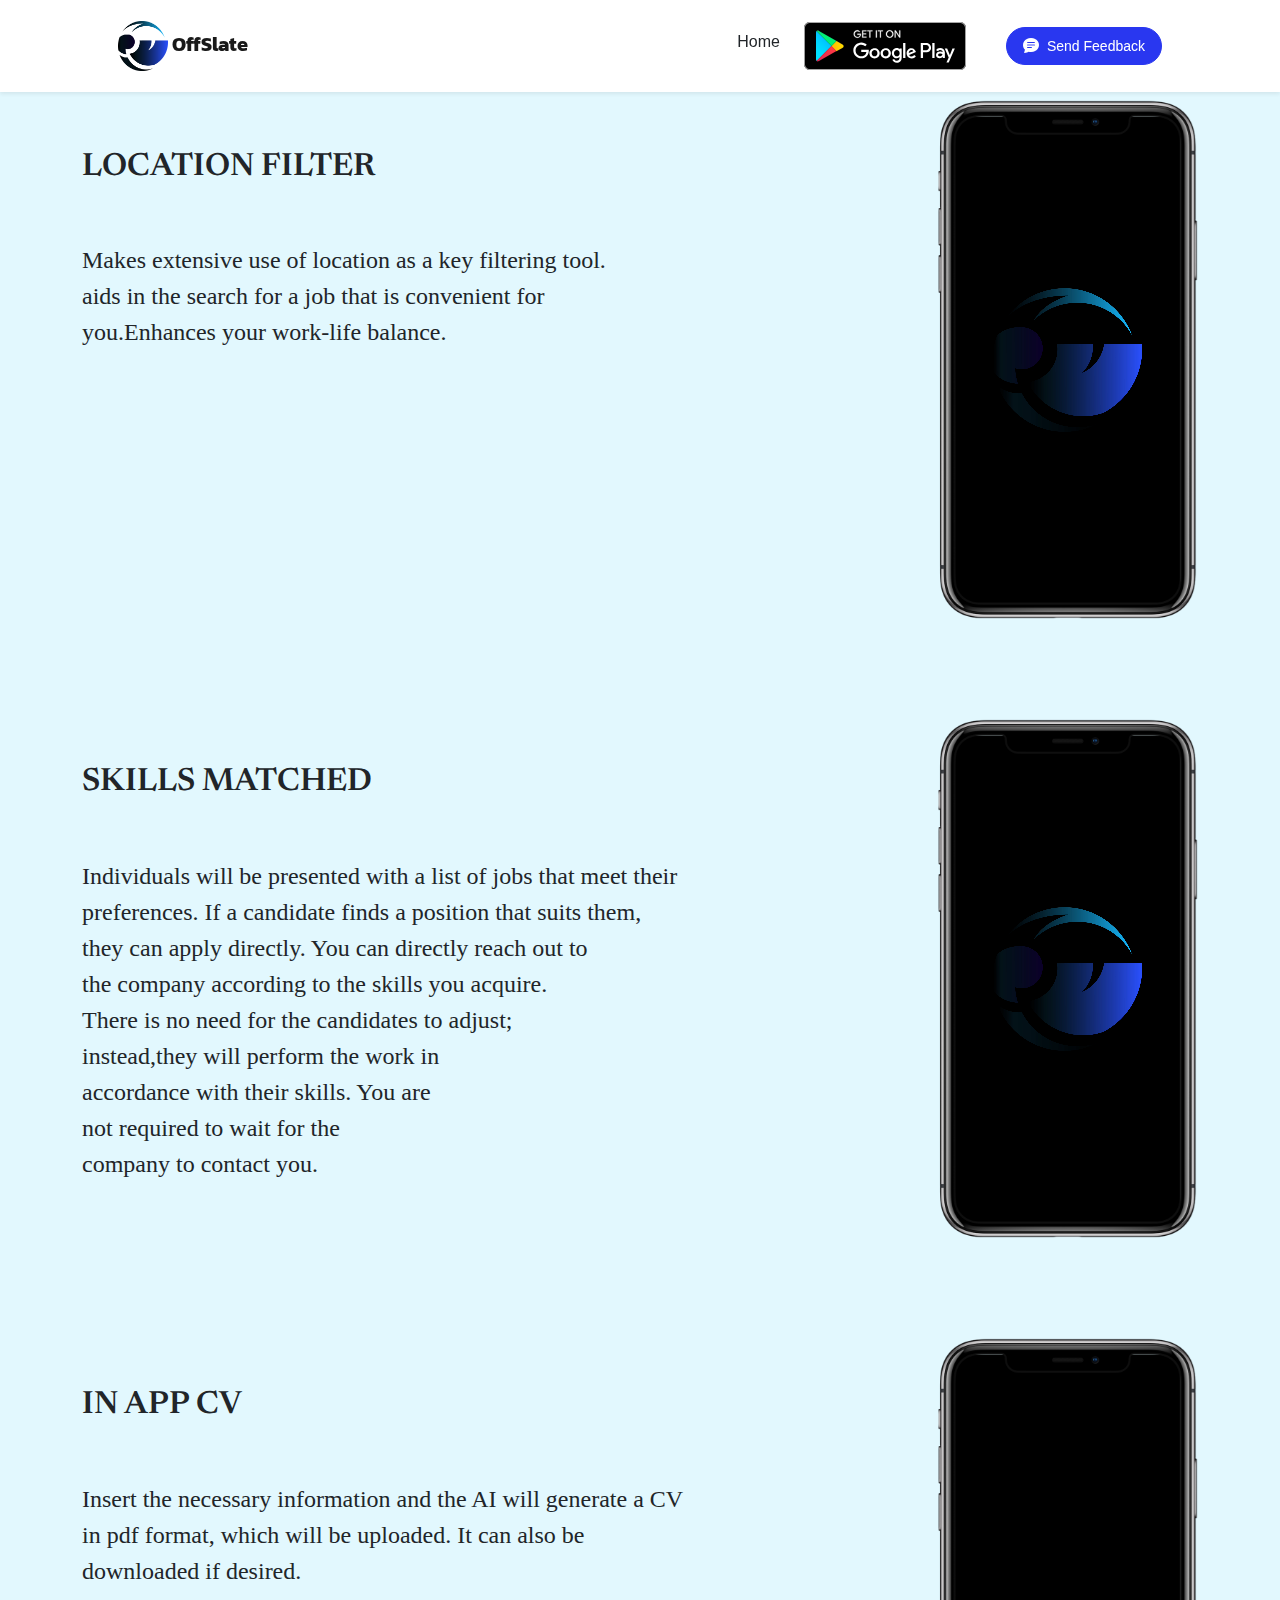
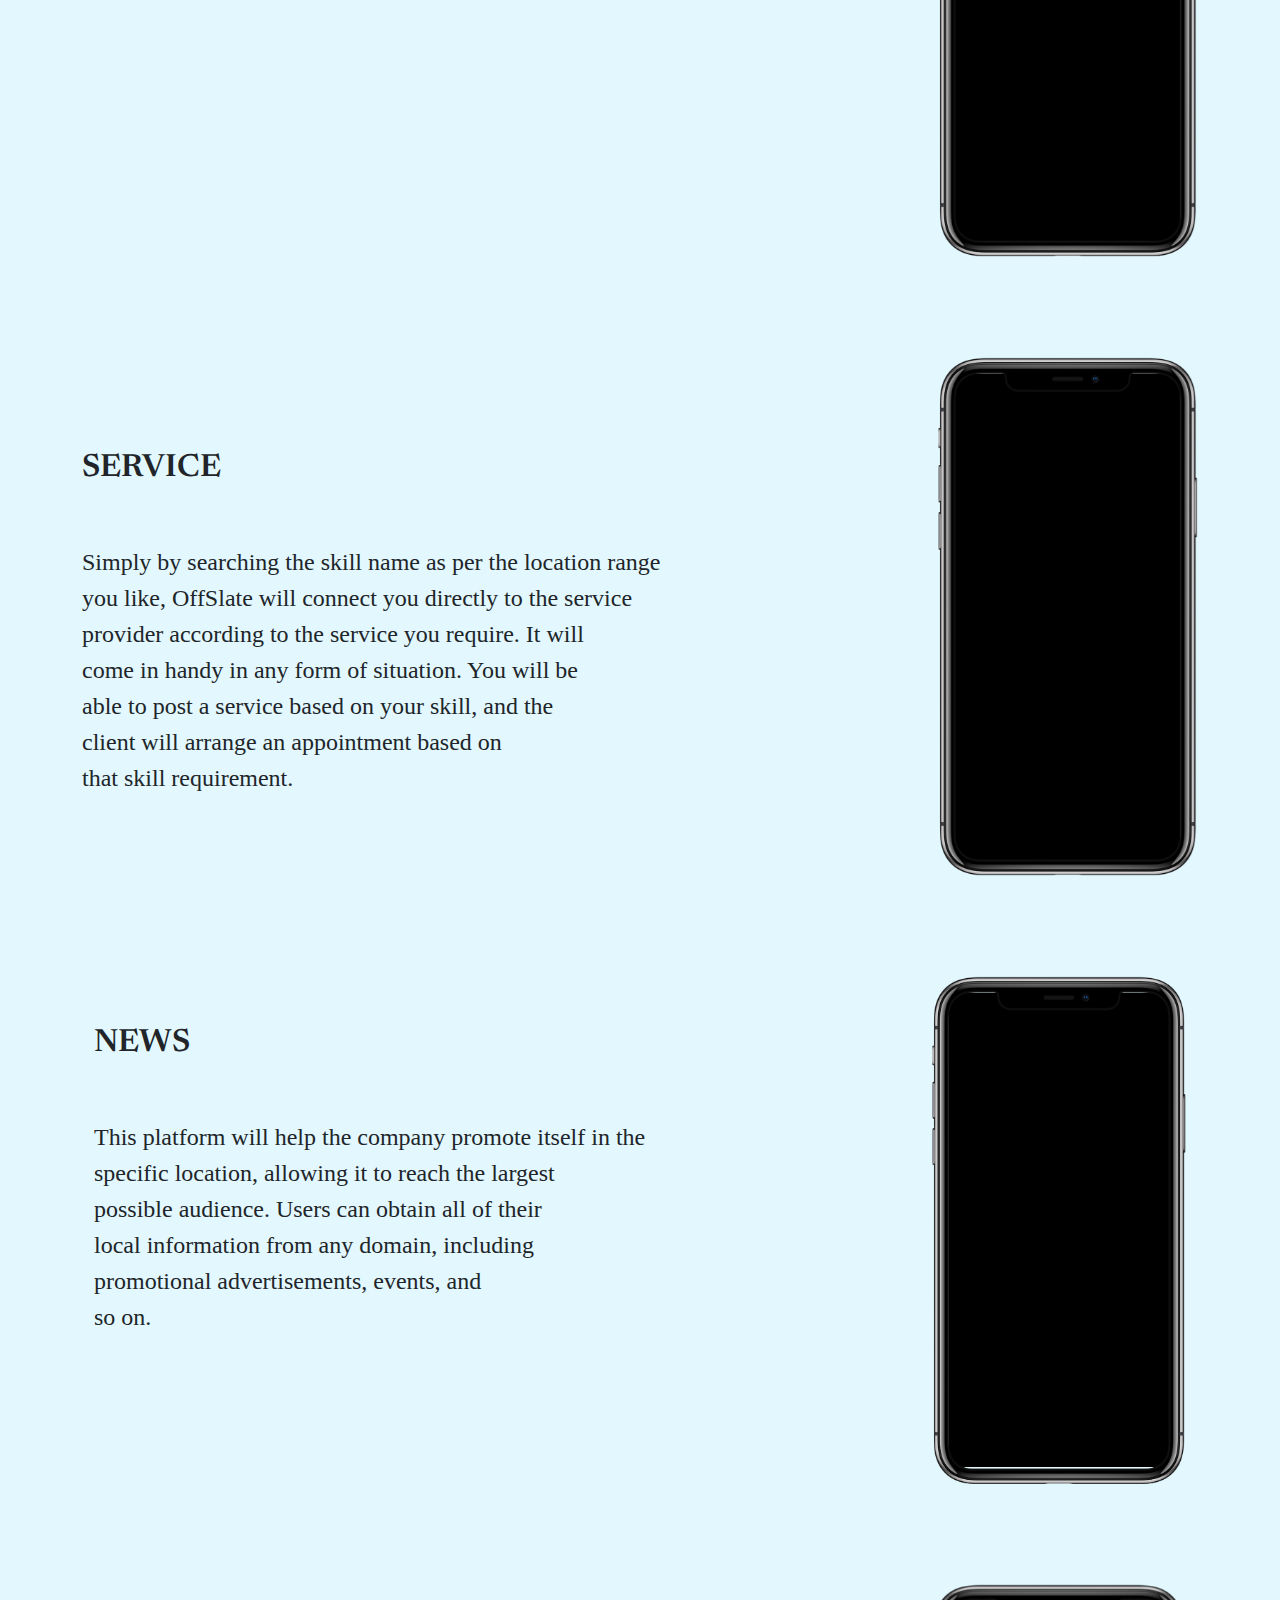
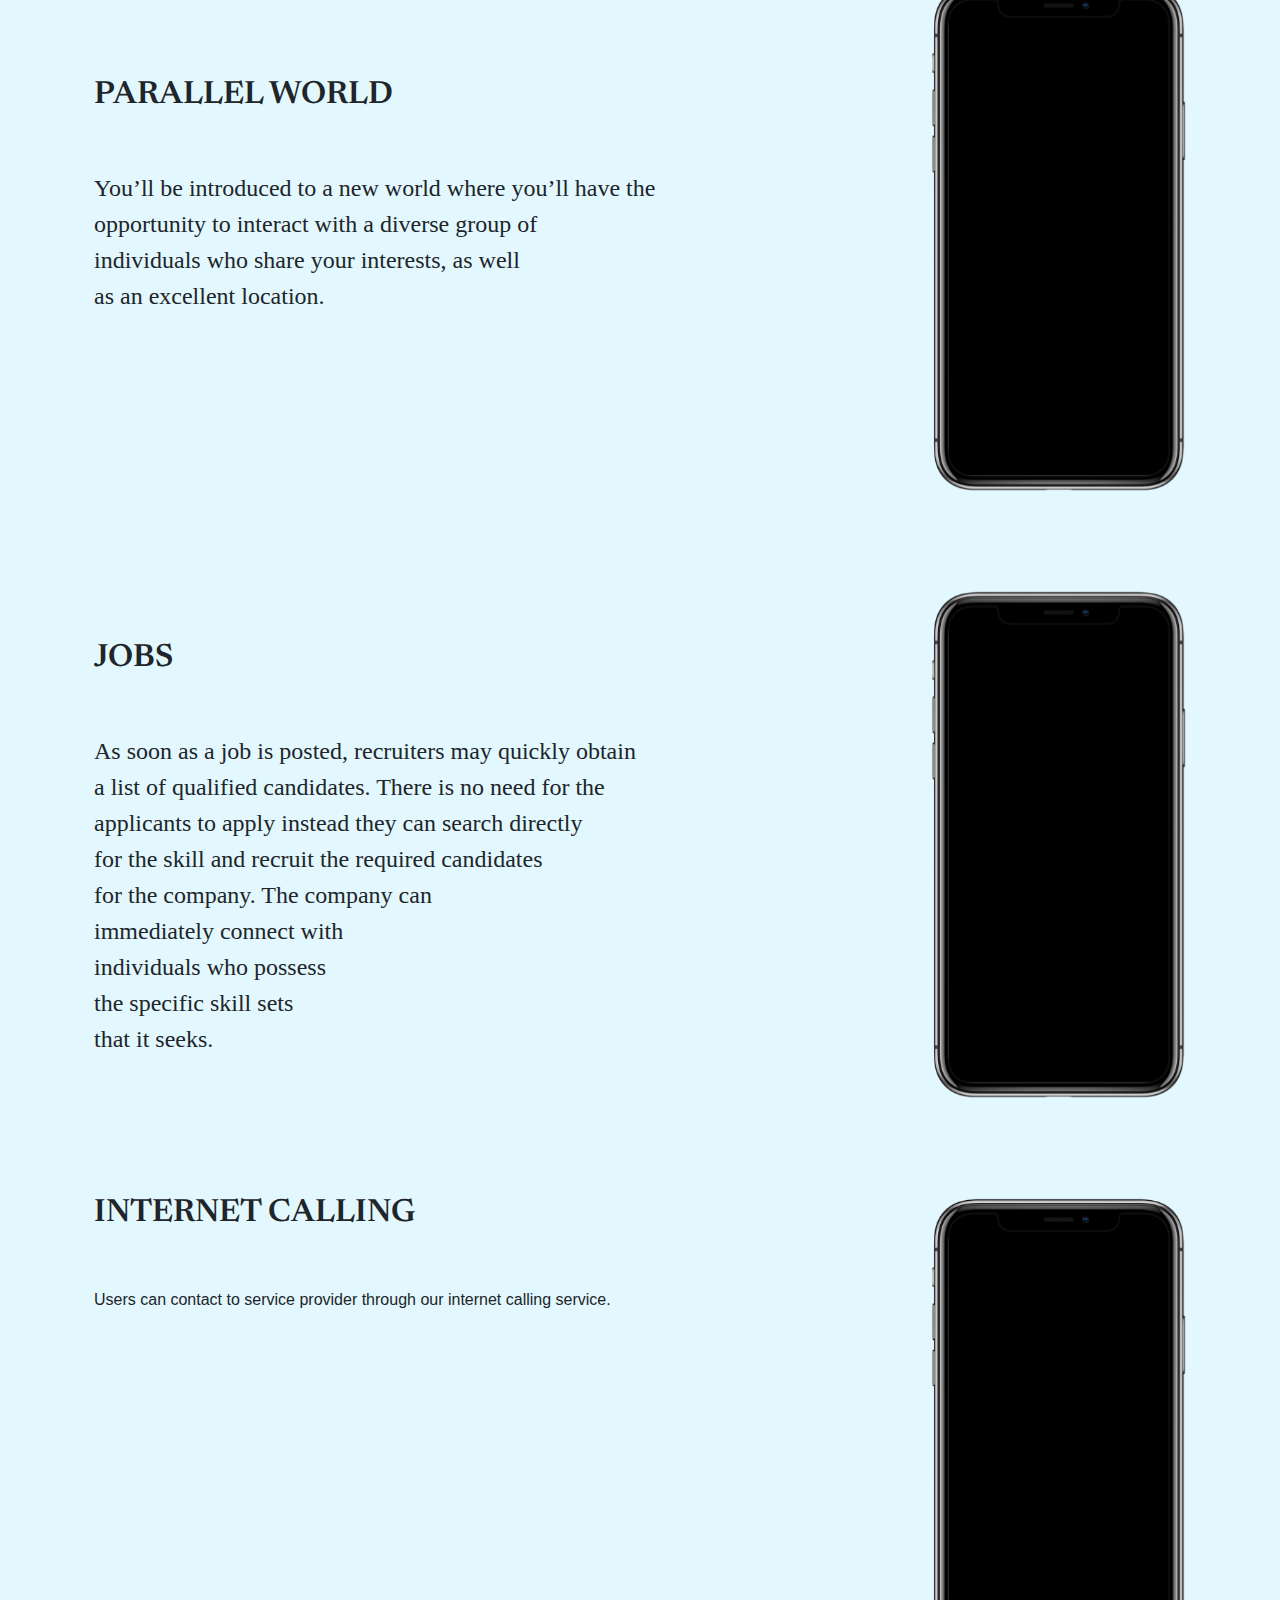
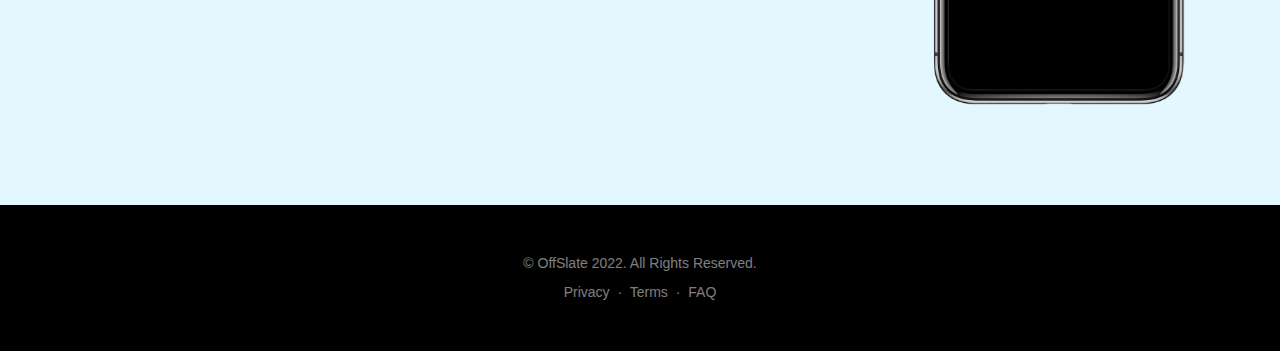
<file: fea.html>
<!DOCTYPE html>
<html lang="en">
    <head>
        <meta charset="utf-8" />
        <meta name="viewport" content="width=device-width, initial-scale=1, shrink-to-fit=no" />
        <meta name="description" content="" />
        <meta name="author" content="" />
        <title>Offslate</title>
        <link rel="icon" type="image/x-icon" href="lopo.png" />
        <!-- Bootstrap icons-->
        <link href="https://cdn.jsdelivr.net/npm/bootstrap-icons@1.5.0/font/bootstrap-icons.css" rel="stylesheet" />
        <!-- Google fonts-->
        <link rel="preconnect" href="https://fonts.gstatic.com" />
        <link href="https://fonts.googleapis.com/css2?family=Newsreader:ital,wght@0,600;1,600&amp;display=swap" rel="stylesheet" />
        <link href="https://fonts.googleapis.com/css2?family=Mulish:ital,wght@0,300;0,500;0,600;0,700;1,300;1,500;1,600;1,700&amp;display=swap" rel="stylesheet" />
        <link href="https://fonts.googleapis.com/css2?family=Kanit:ital,wght@0,400;1,400&amp;display=swap" rel="stylesheet" />
        <!-- Core theme CSS (includes Bootstrap)-->
        <link href="css/styles.css" rel="stylesheet" />
        <style>
            body{
                background-color: #E2F8FE;
                font-family: 'Segoe UI', Tahoma, Geneva, Verdana, sans-serif;
                
            }
           
           .space
           {
               display: block;
               height: 100px;

           }
           .cap
           {
               font-size: xx-large;
           }
      h2{
        text-decoration: ;
      }
      p
      {
          font-size: x-large;
          font-family: cursive;
          text-align: ;
      }
        </style>
    </head>
    <body >
        <nav class="navbar navbar-expand-lg navbar-light fixed-top shadow-sm " id="mainNav">
            <div class="container px-5">
                <a class="navbar-brand fw-bold" href="index.html"><img src="lopo.png"  width="50" height="50"> OffSlate</a>
                <button class="navbar-toggler" type="button" data-bs-toggle="collapse" data-bs-target="#navbarResponsive" aria-controls="navbarResponsive" aria-expanded="false" aria-label="Toggle navigation">
                    Menu
                    <i class="bi-list"></i>
                </button>
                <div class="collapse navbar-collapse" id="navbarResponsive">
                    <ul class="navbar-nav ms-auto me-4 my-3 my-lg-0">
                        <li class="nav-item"><a class="nav-link me-lg-3" href="index.html">Home</a></li>
                        
                        <li> <a class="me-lg-3 mb-4 mb-lg-0" href="https://play.google.com/store/apps/details?id=code.isand.offslate"><img class="app-badge" src="assets/img/google-play-badge.svg" alt="..." /></a></li>
                    </ul>
                    <button class="btn btn-primary rounded-pill px-3 mb-2 mb-lg-0" data-bs-toggle="modal" data-bs-target="#feedbackModal">
                        <span class="d-flex align-items-center">
                            <i class="bi-chat-text-fill me-2"></i>
                            <span class="small">Send Feedback</span>
                        </span>
                    </button>
                </div>
            </div>
        </nav>
        
        <div class="space"></div>
        <div class="container">
    <div class="row">
        <div class="col " class=cap><br></br><h2>LOCATION FILTER</h2><br></br><p>Makes extensive use of location as a key filtering tool.<br> aids in the search for a job that is convenient for<br>  you.Enhances your work-life balance.</p></div>
        <div class="col col col-lg-3"><div class="device-wrapper" class="sp" >
        <div class="device" data-device="iPhoneX" data-orientation="portrait" data-color="black" class="sp">
            <div class="screen bg-black">
                <!-- PUT CONTENTS HERE:-->
                <!-- * * This can be a video, image, or just about anything else.-->
                <!-- * * Set the max width of your media to 100% and the height to-->
                <!-- * * 100% like the demo example below.-->
                
                <video muted="muted" autoplay="false"  style="max-width: 100%; height: 100%"><source src="hihi1.mp4" type="video/mp4" /></video>
            </div>
        </div>
    </div></div>
    
    <div class="w-100"></div>
    <div class="col"><br></br><br></br><br><br><h2>SKILLS MATCHED</h2><br></br><p>Individuals will be presented with a list of jobs that meet their<br> preferences. If a candidate finds a position that suits them,<br> they can apply directly. You can directly reach out to<br> the company according to the skills you acquire.<br> There is no need for the candidates to adjust;<br>  instead,they will perform the work in<br>  accordance with their skills. You are <br> not required to wait for the<br>  company to contact you.</p></div>
    <div class="col col-lg-3">
        <div class="space"></div><div class="device-wrapper" class="sp" >
            

            </div>
        <div class="device" data-device="iPhoneX" data-orientation="portrait" data-color="black" class="sp">
            <div class="screen bg-black">
                <!-- PUT CONTENTS HERE:-->
                <!-- * * This can be a video, image, or just about anything else.-->
                <!-- * * Set the max width of your media to 100% and the height to-->
                <!-- * * 100% like the demo example below.-->
                
                <video muted="muted" autoplay="false"  style="max-width: 100%; height: 100%"><source src="hihi1.mp4" type="video/mp4" /></video>
            </div>
        </div>
    </div></div>
    <div class="space"></div>
  </div>
  <div class="container">
    <div class="row">
        <div class="col" class=cap><br></br><h2>IN APP CV</h2><br></br><p>Insert the necessary information and the AI will generate a CV<br> in pdf format, which will be uploaded. It can also be<br>  downloaded if desired.</p></div>
        <div class="col col col-lg-3"><div class="device-wrapper" class="sp" >
        <div class="device" data-device="iPhoneX" data-orientation="portrait" data-color="black" class="sp">
            <div class="screen bg-black">
                <!-- PUT CONTENTS HERE:-->
                <!-- * * This can be a video, image, or just about anything else.-->
                <!-- * * Set the max width of your media to 100% and the height to-->
                <!-- * * 100% like the demo example below.-->
                
                <video muted="muted" autoplay="false"  style="max-width: 100%; height: 100%"><source src="hihi1.mp4" type="video/mp4" /></video>
            </div>
        </div>
    </div></div>
    
    <div class="w-100"></div>
    <div class="col"><br></br><br></br><br></br><br></br><h2>SERVICE</h2><br></br><p>Simply by searching the skill name as per the location range<br>  you like, OffSlate will connect you directly to the service<br>  provider according to the service you require. It will<br>  come in handy in any form of situation. You will be<br>  able to post a service based on your skill, and the<br> client will arrange an appointment based on<br>  that skill requirement.</p></div>
    <div class="col col-lg-3">
        <div class="space"></div><div class="device-wrapper" class="sp" >
            

            </div>
        <div class="device" data-device="iPhoneX" data-orientation="portrait" data-color="black" class="sp">
            <div class="screen bg-black">
                <!-- PUT CONTENTS HERE:-->
                <!-- * * This can be a video, image, or just about anything else.-->
                <!-- * * Set the max width of your media to 100% and the height to-->
                <!-- * * 100% like the demo example below.-->
                
                <video muted="muted" autoplay="false"  style="max-width: 100%; height: 100%"><source src="hihi1.mp4" type="video/mp4" /></video>
            </div>
        </div>
    </div></div>
    <div class="space"></div>
    <div class="container">
        <div class="row">
            <div class="col" class=cap><br></br><h2>NEWS</h2><br></br><p>This platform will help the company promote itself in the<br> specific location, allowing it to reach the largest <br>possible audience. Users can obtain all of their <br>local information from any domain, including<br> promotional advertisements, events, and <br>so on.</p></div>
            <div class="col col col-lg-3"><div class="device-wrapper" class="sp" >
            <div class="device" data-device="iPhoneX" data-orientation="portrait" data-color="black" class="sp">
                <div class="screen bg-black">
                    <!-- PUT CONTENTS HERE:-->
                    <!-- * * This can be a video, image, or just about anything else.-->
                    <!-- * * Set the max width of your media to 100% and the height to-->
                    <!-- * * 100% like the demo example below.-->
                    
                    <video muted="muted" autoplay="false"  style="max-width: 100%; height: 100%"><source src="hihi1.mp4" type="video/mp4" /></video>
                </div>
            </div>
        </div></div>
        
        <div class="w-100"></div>
        <div class="col"><br></br><br></br><br></br><br></br><h2>PARALLEL WORLD</h2><br></br><p>You’ll be introduced to a new world where you’ll have the<br> opportunity to interact with a diverse group of <br>individuals who share your interests, as well<br> as an excellent location.</p></div>
        <div class="col col-lg-3">
            <div class="space"></div><div class="device-wrapper" class="sp" >
                
    
                </div>
            <div class="device" data-device="iPhoneX" data-orientation="portrait" data-color="black" class="sp">
                <div class="screen bg-black">
                    <!-- PUT CONTENTS HERE:-->
                    <!-- * * This can be a video, image, or just about anything else.-->
                    <!-- * * Set the max width of your media to 100% and the height to-->
                    <!-- * * 100% like the demo example below.-->
                    
                    <video muted="muted" autoplay="false"  style="max-width: 100%; height: 100%"><source src="hihi1.mp4" type="video/mp4" /></video>
                </div>
            </div>
        </div></div>
        <div class="space"></div>
      </div>
      <div class="container">
        <div class="row">
            <div class="col" class=cap><br></br><h2>JOBS</h2><br></br><p>As soon as a job is posted, recruiters may quickly obtain<br> a list of qualified candidates. There is no need for the<br>applicants to apply instead they can search directly<br> for the skill and recruit the required candidates<br> for the company. The company can<br> immediately connect with<br> individuals who possess <br>the specific skill sets<br> that it seeks.</p></div>
            <div class="col col col-lg-3"><div class="device-wrapper" class="sp" >
            <div class="device" data-device="iPhoneX" data-orientation="portrait" data-color="black" class="sp">
                <div class="screen bg-black">
                    <!-- PUT CONTENTS HERE:-->
                    <!-- * * This can be a video, image, or just about anything else.-->
                    <!-- * * Set the max width of your media to 100% and the height to-->
                    <!-- * * 100% like the demo example below.-->
                    
                    <video muted="muted" autoplay="false"  style="max-width: 100%; height: 100%"><source src="hihi1.mp4" type="video/mp4" /></video>
                </div>
            </div>
        </div></div>
        
        <div class="w-100"></div>
        <div class="col"><br></br><br></br><h2>INTERNET CALLING</h2><br></br>Users can contact to service provider through our internet calling service.</div>
        <div class="col col-lg-3">
            <div class="space"></div><div class="device-wrapper" class="sp" >
                
    
                </div>
            <div class="device" data-device="iPhoneX" data-orientation="portrait" data-color="black" class="sp">
                <div class="screen bg-black">
                    <!-- PUT CONTENTS HERE:-->
                    <!-- * * This can be a video, image, or just about anything else.-->
                    <!-- * * Set the max width of your media to 100% and the height to-->
                    <!-- * * 100% like the demo example below.-->
                    
                    <video muted="muted" autoplay="false"  style="max-width: 100%; height: 100%"><source src="hihi1.mp4" type="video/mp4" /></video>
                </div>
            </div>
        </div></div>
        <div class="space"></div>
      </div>
  </div>
  <footer class="bg-black text-center py-5">
    <div class="container px-5">
        <div class="text-white-50 small">
            <div class="mb-2">&copy; OffSlate 2022. All Rights Reserved.</div>
            <a href="#!">Privacy</a>
            <span class="mx-1">&middot;</span>
            <a href="#!">Terms</a>
            <span class="mx-1">&middot;</span>
            <a href="#!">FAQ</a>
        </div>
    </div>
</footer>
<div class="modal fade" id="feedbackModal" tabindex="-1" aria-labelledby="feedbackModalLabel" aria-hidden="true">
    <div class="modal-dialog modal-dialog-centered">
        <div class="modal-content">
            <div class="modal-header bg-gradient-primary-to-secondary p-4">
                <h5 class="modal-title font-alt text-white" id="feedbackModalLabel">Send feedback</h5>
                <button class="btn-close btn-close-white" type="button" data-bs-dismiss="modal" aria-label="Close"></button>
            </div>
            <div class="modal-body border-0 p-4">
                <!-- * * * * * * * * * * * * * * *-->
                <!-- * * SB Forms Contact Form * *-->
                <!-- * * * * * * * * * * * * * * *-->
                <!-- This form is pre-integrated with SB Forms.-->
                <!-- To make this form functional, sign up at-->
                <!-- https://startbootstrap.com/solution/contact-forms-->
                <!-- to get an API token!-->
                <form id="contactForm" data-sb-form-api-token="API_TOKEN">
                    <!-- Name input-->
                    <div class="form-floating mb-3">
                        <input class="form-control" id="name" type="text" placeholder="Enter your name..." data-sb-validations="required" />
                        <label for="name">Full name</label>
                        <div class="invalid-feedback" data-sb-feedback="name:required">A name is required.</div>
                    </div>
                    <!-- Email address input-->
                    <div class="form-floating mb-3">
                        <input class="form-control" id="email" type="email" placeholder="name@example.com" data-sb-validations="required,email" />
                        <label for="email">Email address</label>
                        <div class="invalid-feedback" data-sb-feedback="email:required">An email is required.</div>
                        <div class="invalid-feedback" data-sb-feedback="email:email">Email is not valid.</div>
                    </div>
                    <!-- Phone number input-->
                    <div class="form-floating mb-3">
                        <input class="form-control" id="phone" type="tel" placeholder="(123) 456-7890" data-sb-validations="required" />
                        <label for="phone">Phone number</label>
                        <div class="invalid-feedback" data-sb-feedback="phone:required">A phone number is required.</div>
                    </div>
                    <!-- Message input-->
                    <div class="form-floating mb-3">
                        <textarea class="form-control" id="message" type="text" placeholder="Enter your message here..." style="height: 10rem" data-sb-validations="required"></textarea>
                        <label for="message">Message</label>
                        <div class="invalid-feedback" data-sb-feedback="message:required">A message is required.</div>
                    </div>
                    <!-- Submit success message-->
                    <!---->
                    <!-- This is what your users will see when the form-->
                    <!-- has successfully submitted-->
                    <div class="d-none" id="submitSuccessMessage">
                        <div class="text-center mb-3">
                            <div class="fw-bolder">Form submission successful!</div>
                            To activate this form, sign up at
                            <br />
                            <a href="https://startbootstrap.com/solution/contact-forms">https://startbootstrap.com/solution/contact-forms</a>
                        </div>
                    </div>
                    <!-- Submit error message-->
                    <!---->
                    <!-- This is what your users will see when there is-->
                    <!-- an error submitting the form-->
                    <div class="d-none" id="submitErrorMessage"><div class="text-center text-danger mb-3">Error sending message!</div></div>
                    <!-- Submit Button-->
                    <div class="d-grid"><button class="btn btn-primary rounded-pill btn-lg disabled" id="submitButton" type="submit">Submit</button></div>
                </form>
            </div>
        </div>
    </div>
</div>
 <!-- Bootstrap core JS-->
 <script src="https://cdn.jsdelivr.net/npm/bootstrap@5.1.3/dist/js/bootstrap.bundle.min.js"></script>
 <!-- Core theme JS-->
 <script src="js/scripts.js"></script>
 <!-- * * * * * * * * * * * * * * * * * * * * * * * * * * * * * * * * * * * * * * * *-->
 <!-- * *                               SB Forms JS                               * *-->
 <!-- * * Activate your form at https://startbootstrap.com/solution/contact-forms * *-->
 <!-- * * * * * * * * * * * * * * * * * * * * * * * * * * * * * * * * * * * * * * * *-->
 <script src="https://cdn.startbootstrap.com/sb-forms-latest.js"></script>
    </body>
</file>
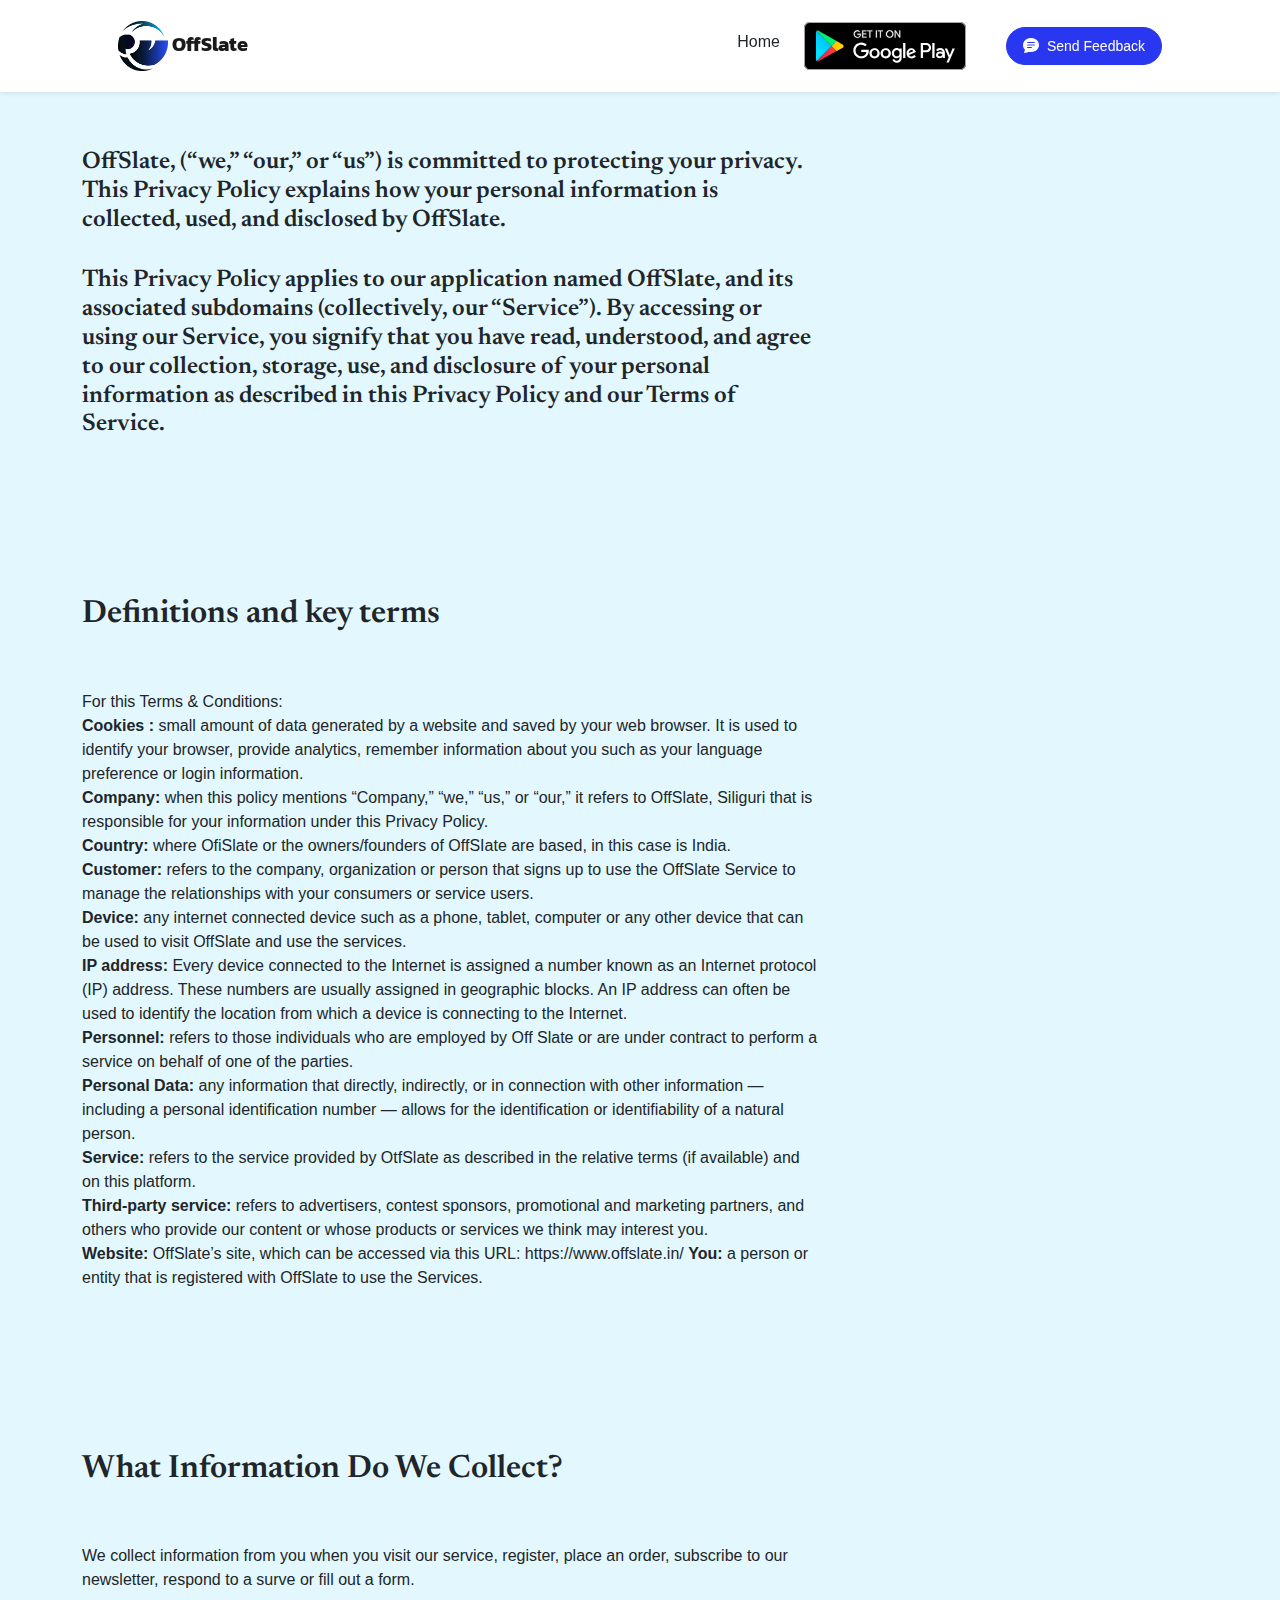
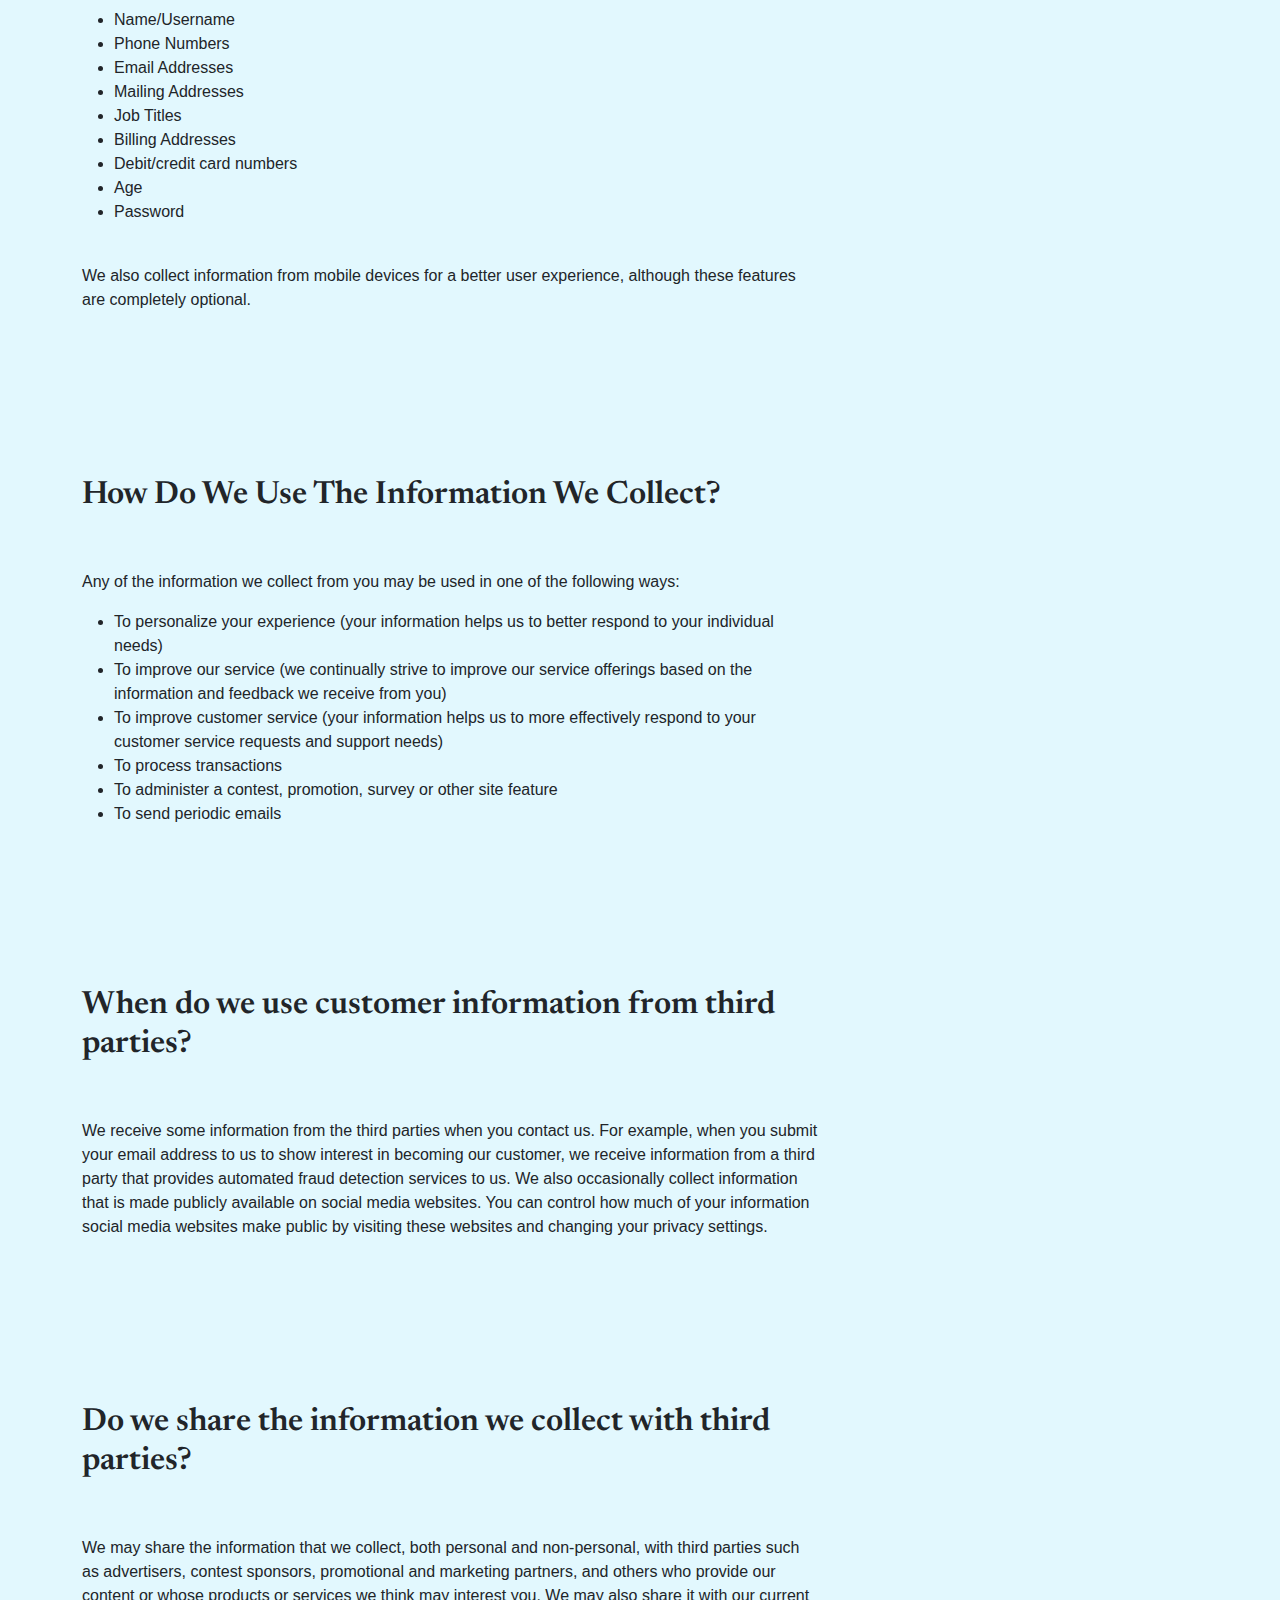
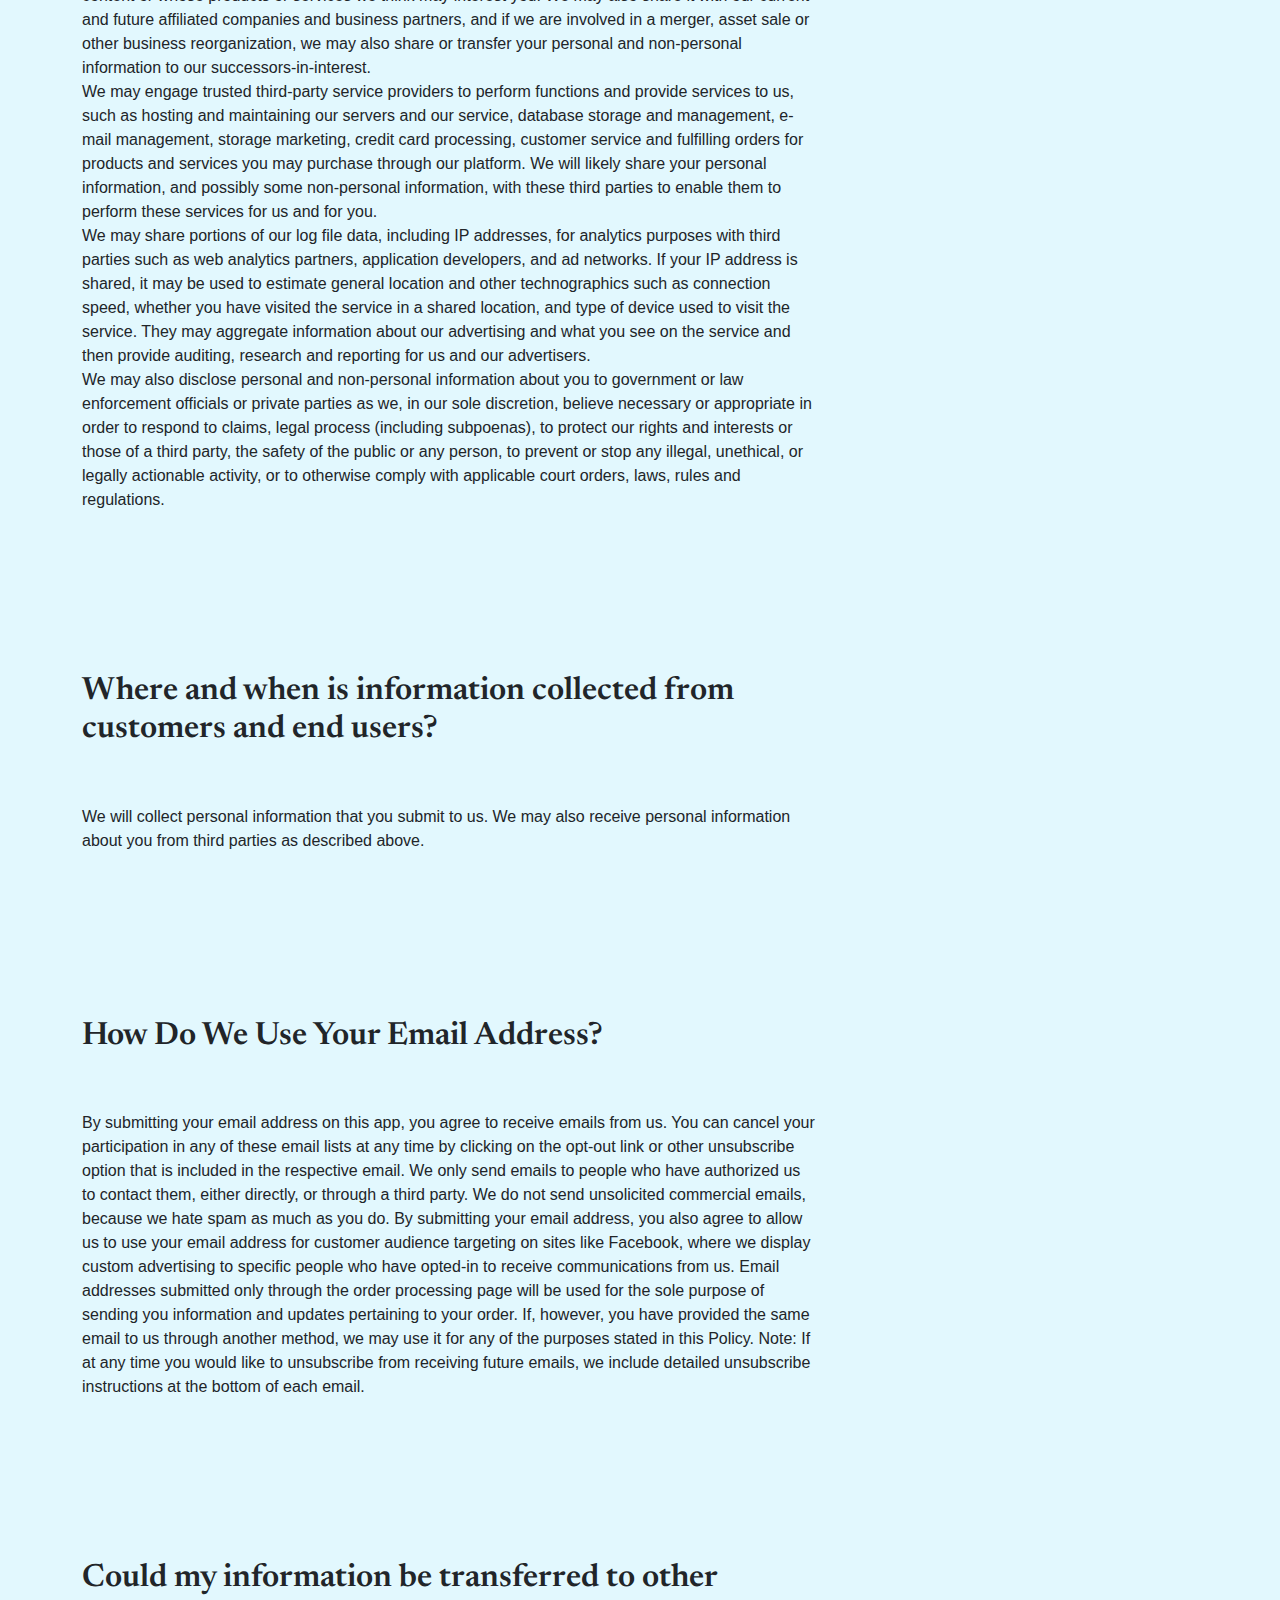
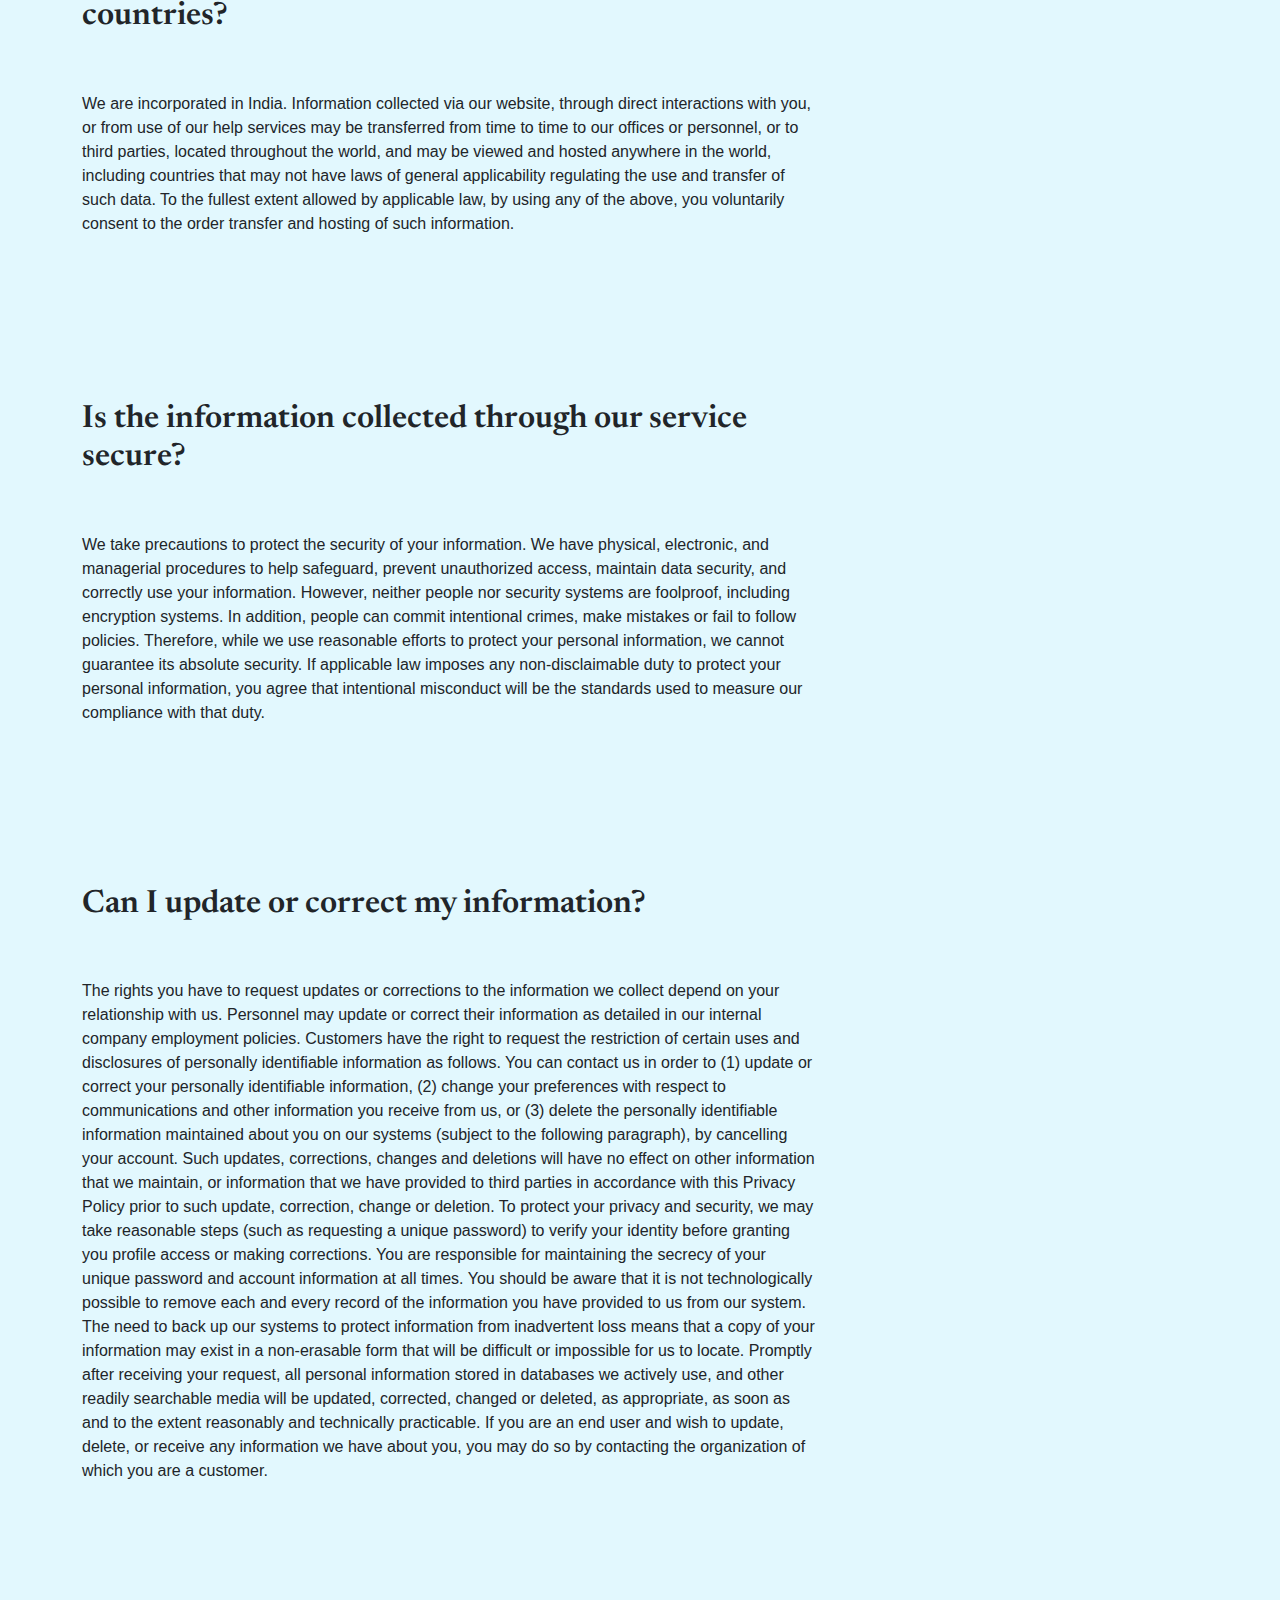
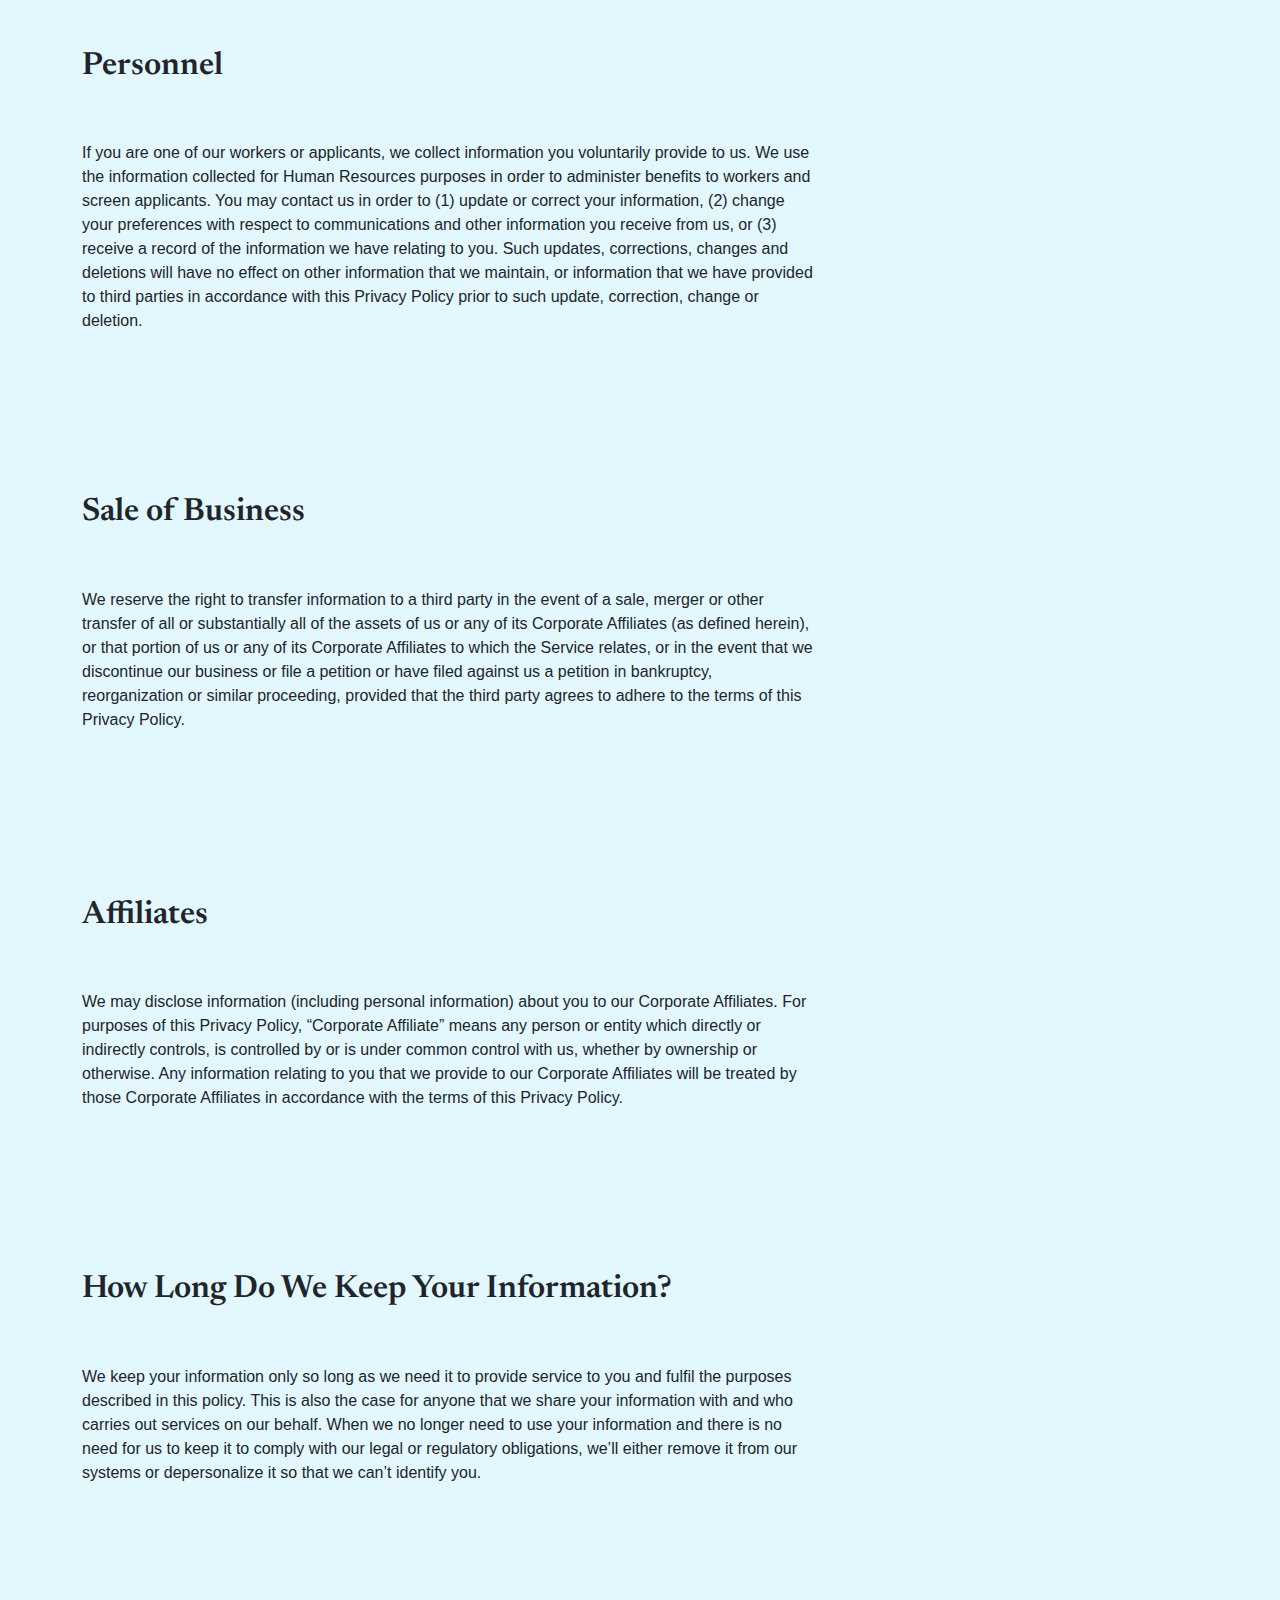
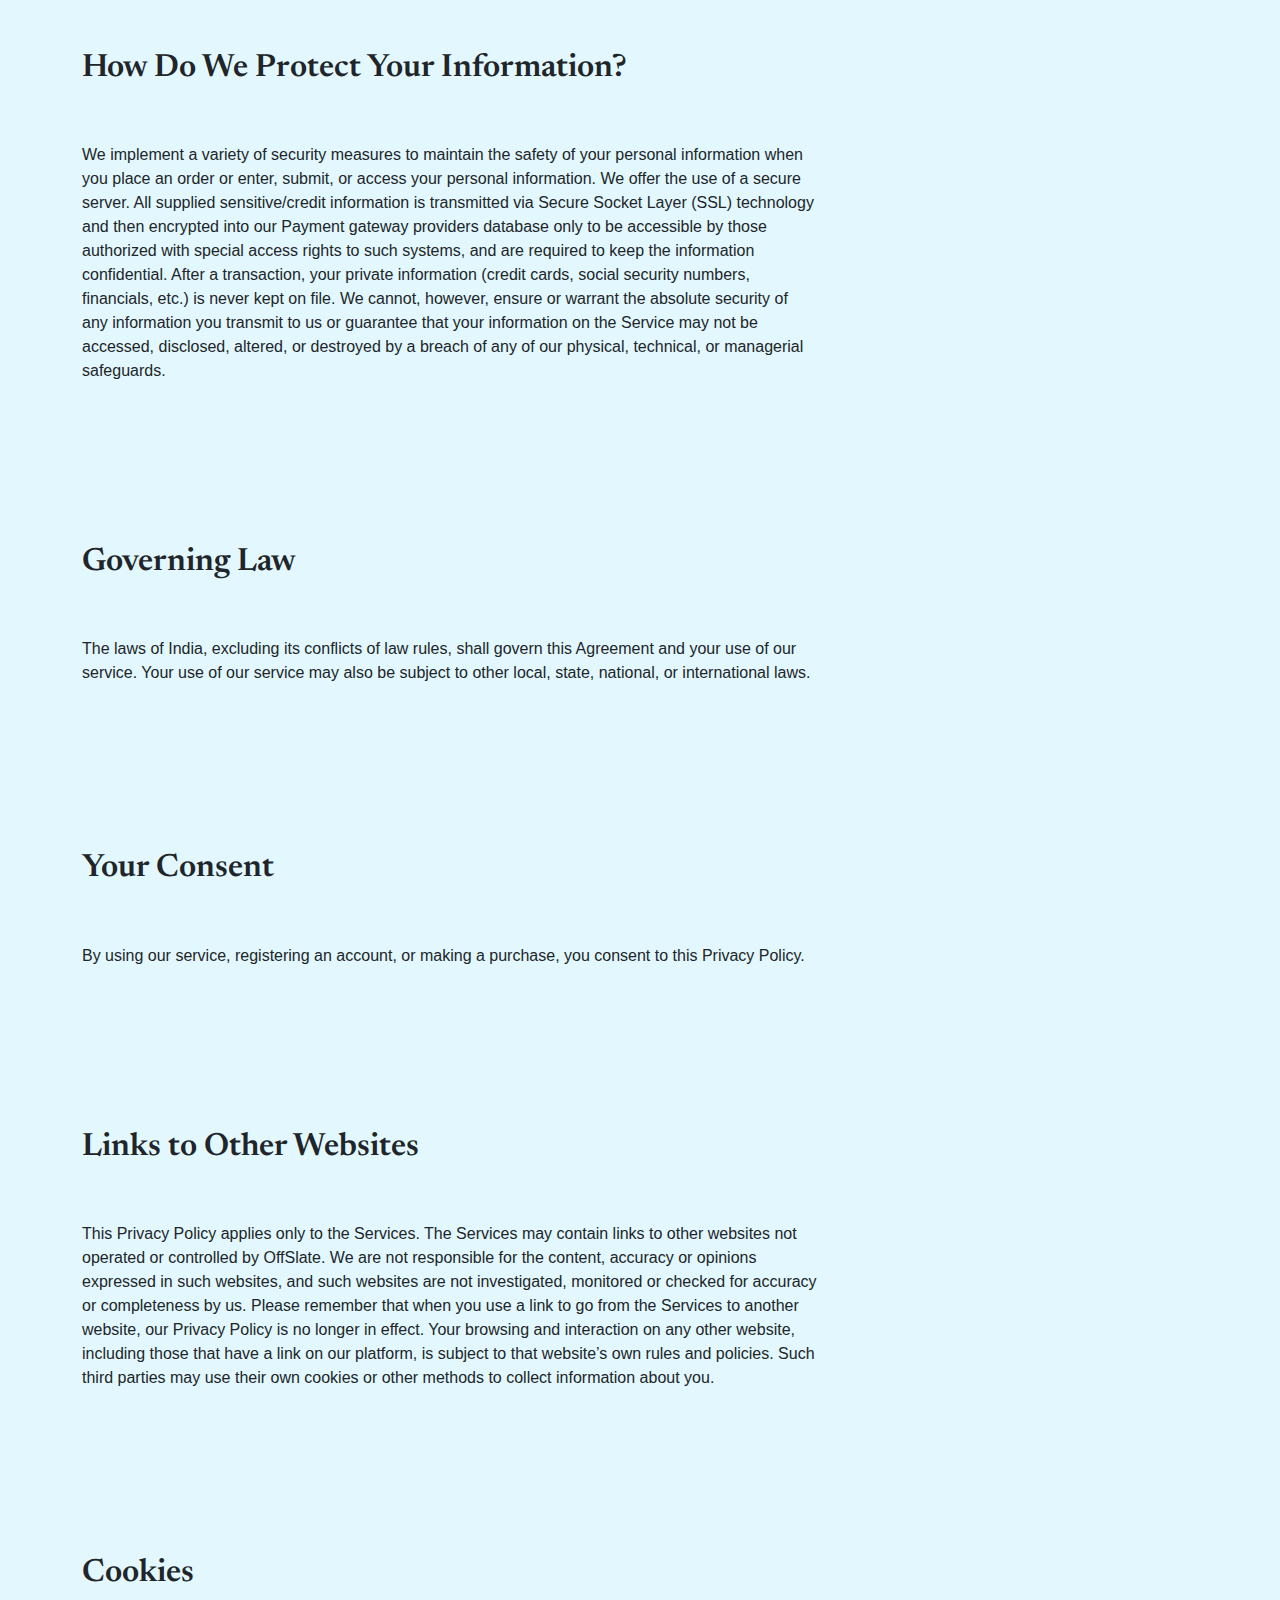
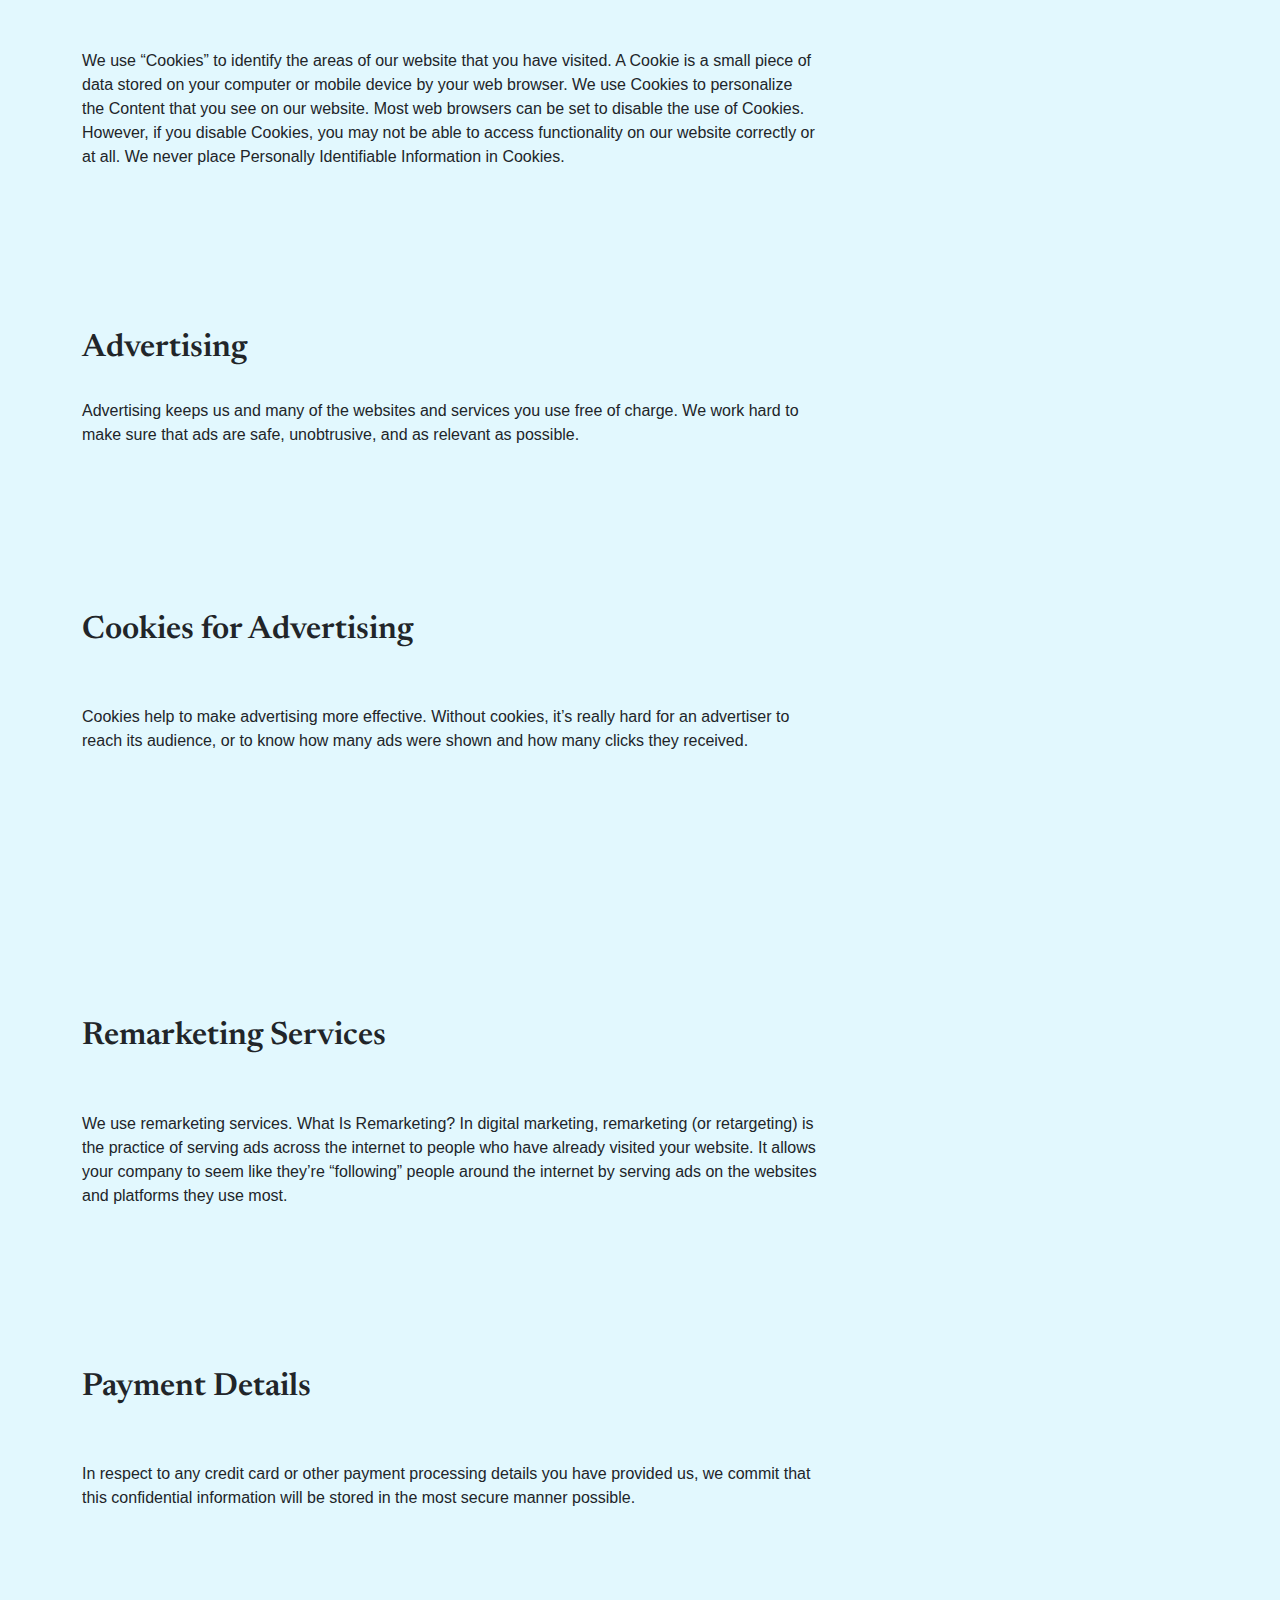
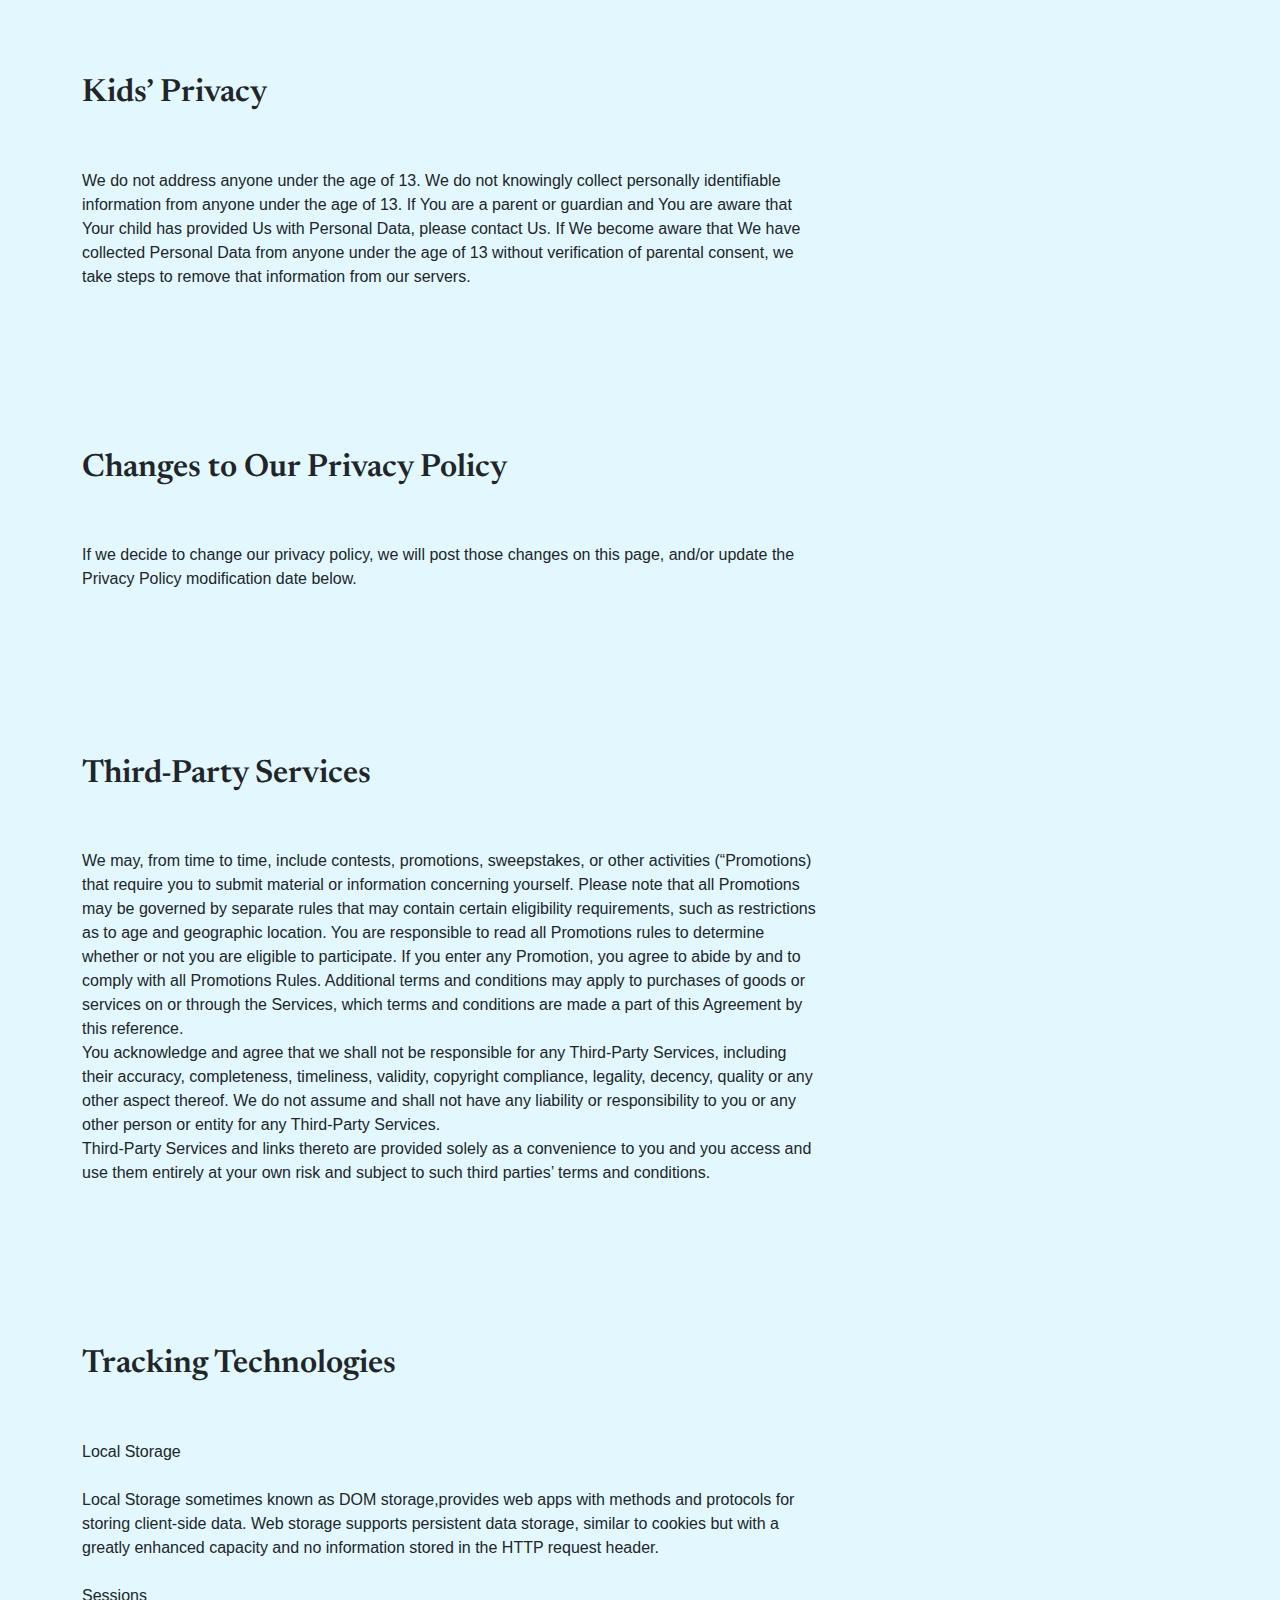
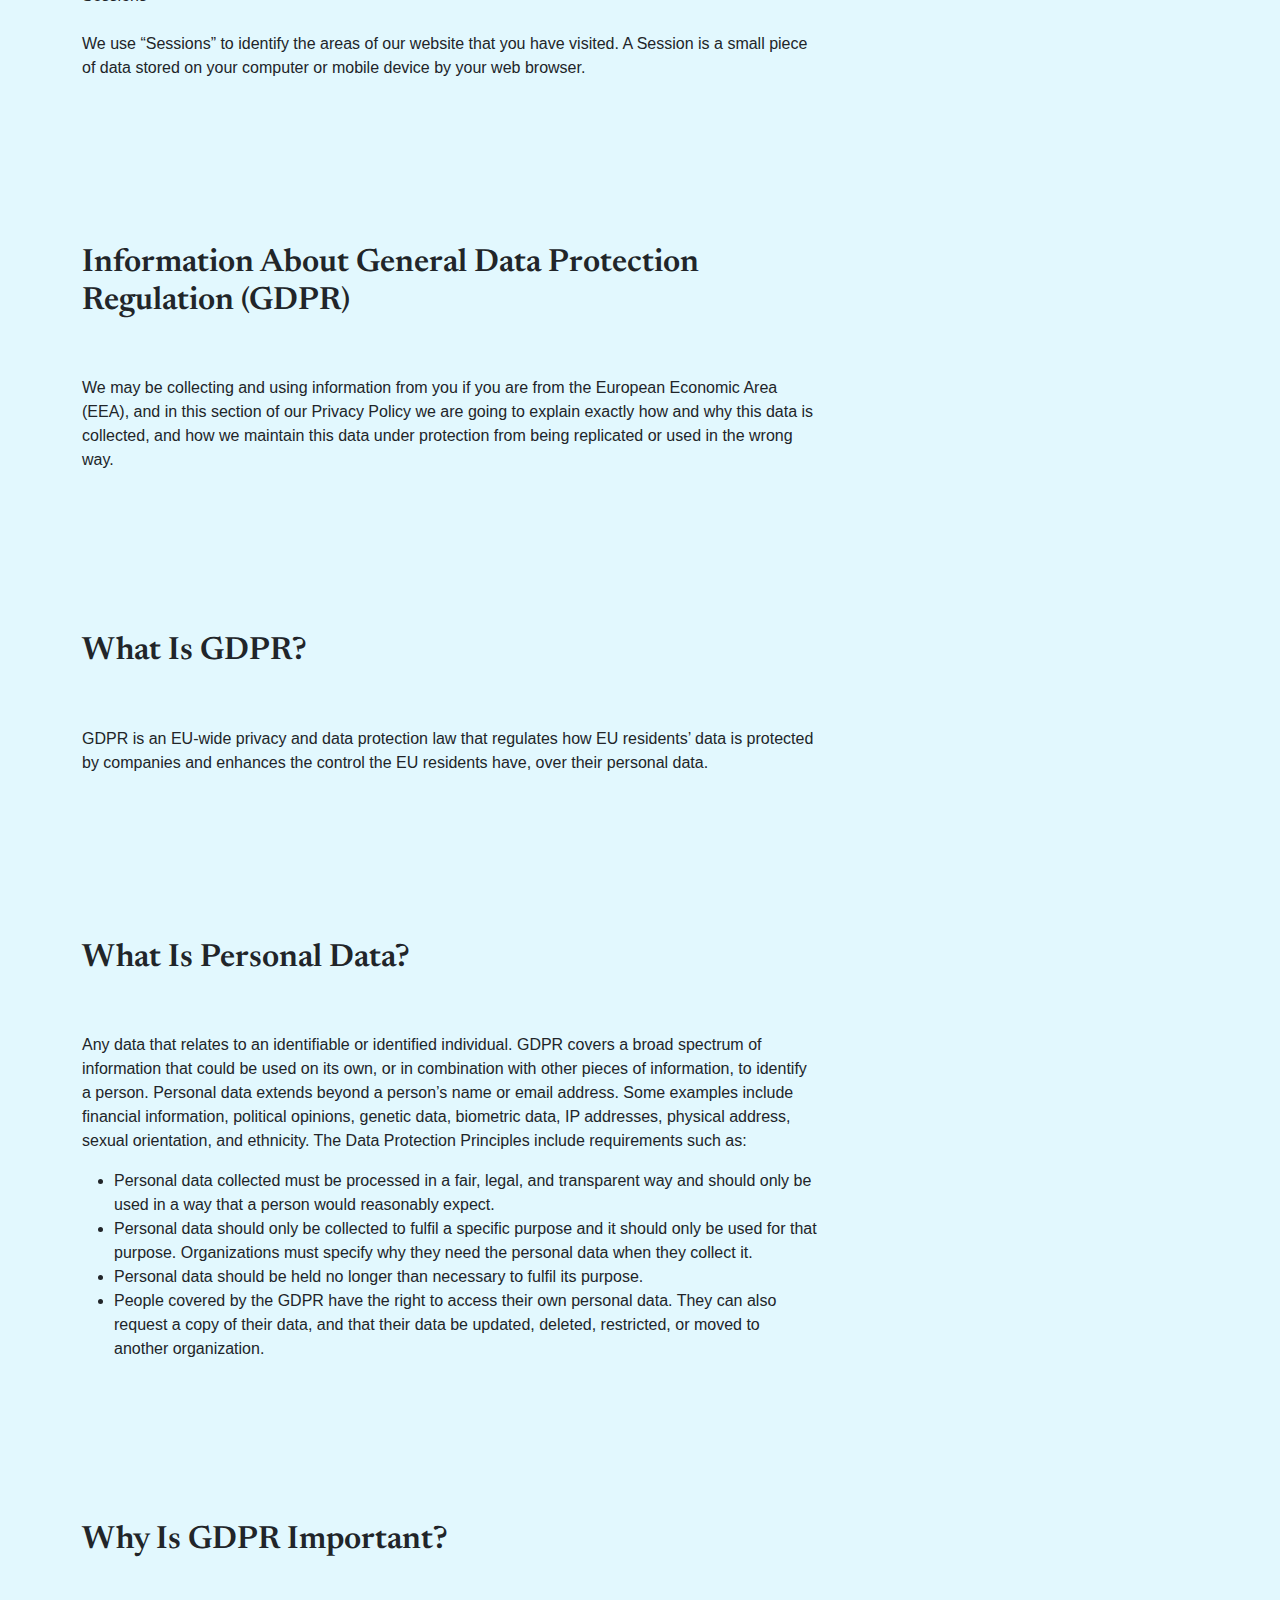
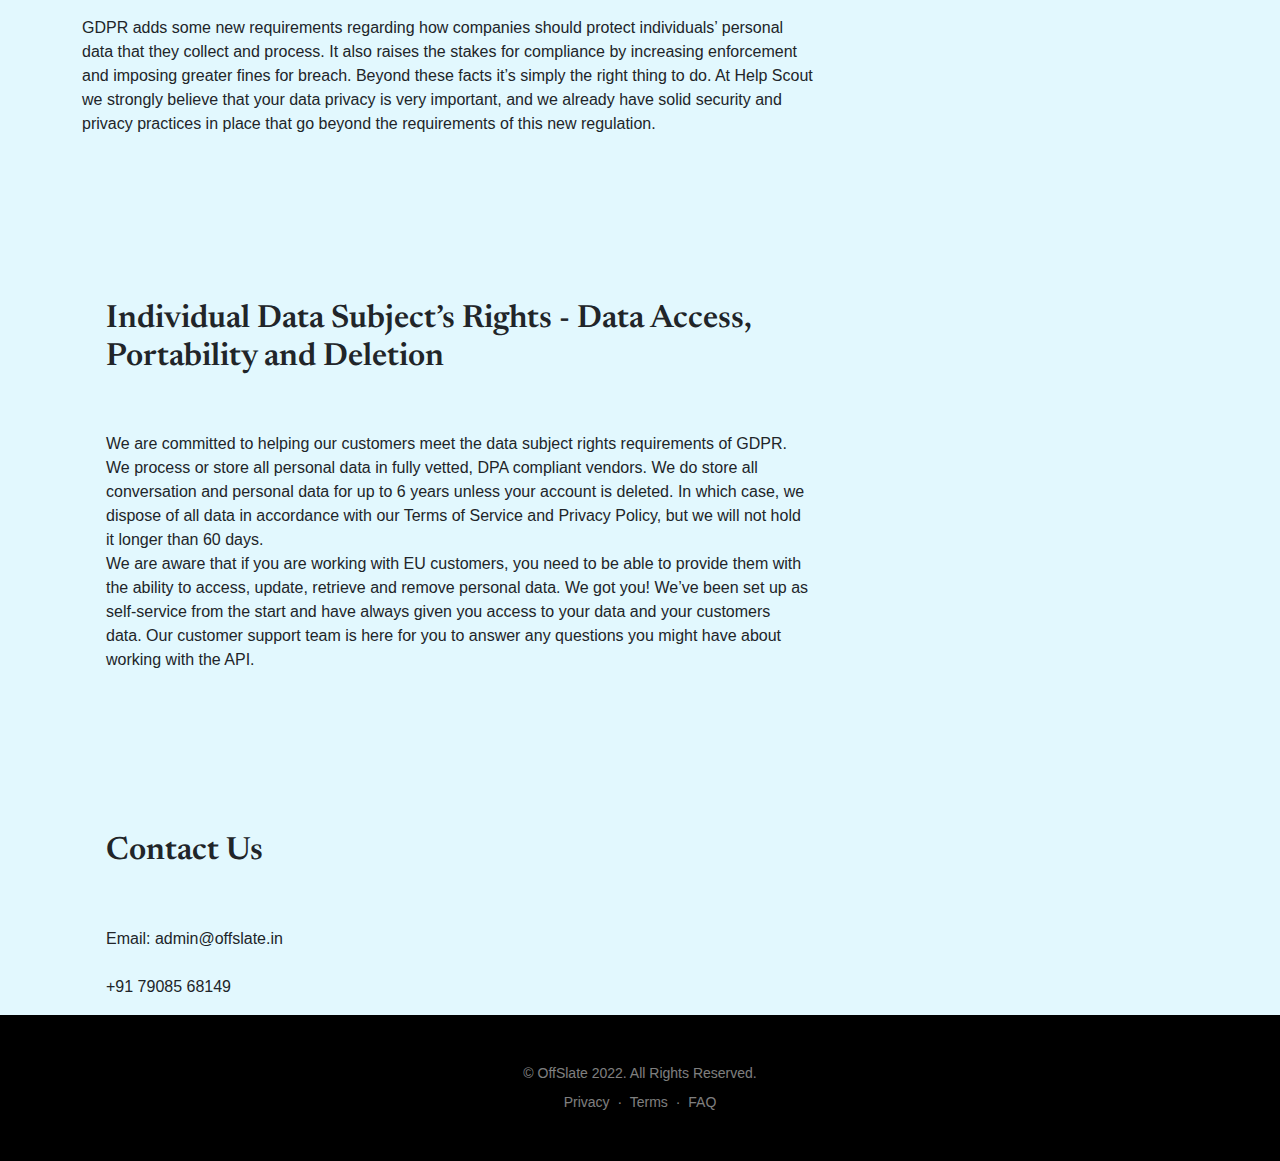
<file: priv.html>
<!DOCTYPE html>
<html lang="en">
    <head>
        <meta charset="utf-8" />
        <meta name="viewport" content="width=device-width, initial-scale=1, shrink-to-fit=no" />
        <meta name="description" content="" />
        <meta name="author" content="" />
        <title>Offslate</title>
        <link rel="icon" type="image/x-icon" href="lopo.png" />
        <!-- Bootstrap icons-->
        <link href="https://cdn.jsdelivr.net/npm/bootstrap-icons@1.5.0/font/bootstrap-icons.css" rel="stylesheet" />
        <!-- Google fonts-->
        <link rel="preconnect" href="https://fonts.gstatic.com" />
        <link href="https://fonts.googleapis.com/css2?family=Newsreader:ital,wght@0,600;1,600&amp;display=swap" rel="stylesheet" />
        <link href="https://fonts.googleapis.com/css2?family=Mulish:ital,wght@0,300;0,500;0,600;0,700;1,300;1,500;1,600;1,700&amp;display=swap" rel="stylesheet" />
        <link href="https://fonts.googleapis.com/css2?family=Kanit:ital,wght@0,400;1,400&amp;display=swap" rel="stylesheet" />
        <!-- Core theme CSS (includes Bootstrap)-->
        <link href="css/styles.css" rel="stylesheet" />
        <style>
            body{
                background-color: #E2F8FE;
                font-family: 'Segoe UI', Tahoma, Geneva, Verdana, sans-serif;
                
            }
           
           .space
           {
               display: block;
               height: 100px;

           }
           .cap
           {
               font-size: xx-large;
           }
      h2{
        text-decoration: ;
      }
      p
      {
          
          font-family: 'Segoe UI', Tahoma, Geneva, Verdana, sans-serif;
          text-align:left;
      }
      .sp
      {
        font-size: larger;
        font-family: cursive;
        text-align: ;
      }
      
        </style>
    </head>
    <body >
        <nav class="navbar navbar-expand-lg navbar-light fixed-top shadow-sm " id="mainNav">
            <div class="container px-5">
                <a class="navbar-brand fw-bold" href="index.html"><img src="lopo.png"  width="50" height="50"> OffSlate</a>
                <button class="navbar-toggler" type="button" data-bs-toggle="collapse" data-bs-target="#navbarResponsive" aria-controls="navbarResponsive" aria-expanded="false" aria-label="Toggle navigation">
                    Menu
                    <i class="bi-list"></i>
                </button>
                <div class="collapse navbar-collapse" id="navbarResponsive">
                    <ul class="navbar-nav ms-auto me-4 my-3 my-lg-0">
                        <li class="nav-item"><a class="nav-link me-lg-3" href="index.html">Home</a></li>
                        
                        <li> <a class="me-lg-3 mb-4 mb-lg-0" href="https://play.google.com/store/apps/details?id=code.isand.offslate"><img class="app-badge" src="assets/img/google-play-badge.svg" alt="..." /></a></li>
                    </ul>
                    <button class="btn btn-primary rounded-pill px-3 mb-2 mb-lg-0" data-bs-toggle="modal" data-bs-target="#feedbackModal">
                        <span class="d-flex align-items-center">
                            <i class="bi-chat-text-fill me-2"></i>
                            <span class="small">Send Feedback</span>
                        </span>
                    </button>
                </div>
            </div>
        </nav>
        <div class="space"></div>
        <div class="container">
    <div class="row">
        <div class="col " class=cap><br></br><h4>OffSlate, (“we,” “our,” or “us”) is committed to protecting your privacy. This Privacy Policy explains how your personal information is collected, used, and disclosed by OffSlate.</h4><br><h4>This Privacy Policy applies to our application named OffSlate, and its associated subdomains (collectively, our “Service”). By accessing or using our Service, you signify that you have read, understood, and agree to our collection, storage, use, and disclosure of your personal information as described in this Privacy Policy and our Terms of Service.</h4></div>
        <div class="col col col-lg-4"><div class="device-wrapper" class="sp" >
        
<p></p>


    </div></div>
    
    <div class="w-100"></div>
    <div class="col"><p>

    </p></div>
    <div class="col col-lg-4">
        <div class="space"></div><div class="device-wrapper" class="sp" >
            

            </div>
        
    </div>

    
    <div class="container">
<div class="row">
    <div class="col " class=cap><br></br><h2>Definitions and key terms</h2><br></br><p>For this Terms & Conditions:<br>

       <b>Cookies :</b> small amount of data generated by a website and saved by your web browser. It is used to identify your browser, provide analytics, remember information about you such as your language preference or login information.<br>
        
       <b> Company:</b> when this policy mentions “Company,” “we,” “us,” or “our,” it refers to OffSlate, Siliguri that is responsible for your information under this Privacy Policy.<br>
        
       <b> Country:</b> where OfiSlate or the owners/founders of OffSIate are based, in this case is India.<br>
        
       <b>Customer:</b> refers to the company, organization or person that signs up to use the OffSlate Service to manage the relationships with your consumers or service users.<br>
        
        <b>Device:</b> any internet connected device such as a phone, tablet, computer or any other device that can be used to visit OffSlate and use the services.<br>
        
        <b>IP address:</b> Every device connected to the Internet is assigned a number known as an Internet protocol (IP) address. These numbers are usually assigned in geographic blocks. An IP address can often be used to identify the location from which a device is connecting to the Internet.<br>
        
        <b>Personnel: </b>refers to those individuals who are employed by Off Slate or are under contract to perform a service on behalf of one of the parties.<br>
        
            <b> Personal Data:</b> any information that directly, indirectly, or in connection with other information — including a personal identification number — allows for the identification or identifiability of a natural person.<br>
        
                <b>Service:</b> refers to the service provided by OtfSlate as described in the relative terms (if available) and on this platform.<br>
        
                    <b>Third-party service: </b>refers to advertisers, contest sponsors, promotional and marketing partners, and others who provide our content or whose products or services we think may interest you.<br>
        
                        <b> Website:</b> OffSlate’s site, which can be accessed via this URL: https://www.offslate.in/
        
                        <b>You: </b>a person or entity that is registered with OffSlate to use the Services.</p></div>
    <div class="col col col-lg-4"><div class="device-wrapper" class="sp" >
    
<p></p>


</div></div>

<div class="w-100"></div>
<div class="col"><br></br><br></br><br><br><h2>What Information Do We Collect?</h2><br></br><p>
    
We collect information from you when you visit our service, register, place an order, subscribe to our newsletter, respond to a surve or fill out a form. <ul><li>Name/Username</li><li>Phone Numbers</li><li>Email Addresses</li><li>Mailing Addresses</li><li>Job Titles</li><li>Billing Addresses</li><li>Debit/credit card numbers</li><li>Age</li><li>Password</li></ul><br>We also collect information from mobile devices for a better user experience, although these features are completely optional.

</p></div>
<div class="col col-lg-4">
    <div class="space"></div><div class="device-wrapper" class="sp" >
        

        </div>
    
</div>
<div class="space"></div>
<div class="container">
<div class="row">
<div class="col " class=cap><br></br><h2>How Do We Use The Information We Collect?</h2><br></br><p>
    Any of the information we collect from you may be used in one of the following ways: <ul><li>To personalize your experience (your information helps us to better respond to your individual needs)</li><li>To improve our service (we continually strive to improve our service offerings based on the information and feedback we receive from you)</li><li>To improve customer service (your information helps us to more effectively respond to your customer service requests and support needs)</li><li>To process transactions</li><li>To administer a contest, promotion, survey or other site feature</li><li>To send periodic emails</li></ul>
    
    </p></div>
<div class="col col col-lg-4"><div class="device-wrapper" class="sp" >

<p></p>


</div></div>

<div class="w-100"></div>
<div class="col"><br></br><br></br><br><br><h2>When do we use customer information from third parties?

</h2><br></br><p>We receive some information from the third parties when you contact us. For example, when you submit your email address to us to show interest in becoming our customer, we receive information from a third party that provides automated fraud detection services to us. We also occasionally collect information that is made publicly available on social media websites. You can control how much of your information social media websites make public by visiting these websites and changing your privacy settings.<br>

</p></div>
<div class="col col-lg-4">
<div class="space"></div><div class="device-wrapper" class="sp" >
    

    </div>

</div>
<div class="space"></div>
<div class="container">
<div class="row">
<div class="col " class=cap><br></br><h2>Do we share the information we collect with third parties?</h2><br></br><p>
    We may share the information that we collect, both personal and non-personal, with third parties such as advertisers, contest sponsors, promotional and marketing partners, and others who provide our content or whose products or services we think may interest you. We may also share it with our current and future affiliated companies and business partners, and if we are involved in a merger, asset sale or other business reorganization, we may also share or transfer your personal and non-personal information to our successors-in-interest.<br>We may engage trusted third-party service providers to perform functions and provide services to us, such as hosting and maintaining our servers and our service, database storage and management, e-mail management, storage marketing, credit card processing, customer service and fulfilling orders for products and services you may purchase through our platform. We will likely share your personal information, and possibly some non-personal information, with these third parties to enable them to perform these services for us and for you. <br>We may share portions of our log file data, including IP addresses, for analytics purposes with third parties such as web analytics partners, application developers, and ad networks. If your IP address is shared, it may be used to estimate general location and other technographics such as connection speed, whether you have visited the service in a shared location, and type of device used to visit the service. They may aggregate information about our advertising and what you see on the service and then provide auditing, research and reporting for us and our advertisers.<br>We may also disclose personal and non-personal information about you to government or law enforcement officials or private parties as we, in our sole discretion, believe necessary or appropriate in order to respond to claims, legal process (including subpoenas), to protect our rights and interests or those of a third party, the safety of the public or any person, to prevent or stop any illegal, unethical, or legally actionable activity, or to otherwise comply with applicable court orders, laws, rules and regulations.
    
    </p></div>
<div class="col col col-lg-4"><div class="device-wrapper" class="sp" >

<p></p>


</div></div>

<div class="w-100"></div>
<div class="col"><br></br><br></br><br><br><h2>Where and when is information collected from customers and end users?</h2><br></br><p>
    We will collect personal information that you submit to us. We may also receive personal information about you from third parties as described above.
</p></div>
<div class="col col-lg-4">
<div class="space"></div><div class="device-wrapper" class="sp" >
    

    </div>

</div>

<div class="space"></div>
<div class="container">
<div class="row">
<div class="col " class=cap><br></br><h2>How Do We Use Your Email Address?</h2><br></br><p>
    By submitting your email address on this app, you agree to receive emails from us. You can cancel your participation in any of these email lists at any time by clicking on the opt-out link or other unsubscribe option that is included in the respective email. We only send emails to people who have authorized us to contact them, either directly, or through a third party. We do not send unsolicited commercial emails, because we hate spam as much as you do. By submitting your email address, you also agree to allow us to use your email address for customer audience targeting on sites like Facebook, where we display custom advertising to specific people who have opted-in to receive communications from us. Email addresses submitted only through the order processing page will be used for the sole purpose of sending you information and updates pertaining to your order. If, however, you have provided the same email to us through another method, we may use it for any of the purposes stated in this Policy. Note: If at any time you would like to unsubscribe from receiving future emails, we include detailed unsubscribe instructions at the bottom of each email.


    
    </p></div>
<div class="col col col-lg-4"><div class="device-wrapper" class="sp" >

<p></p>


</div></div>

<div class="w-100"></div>
<div class="col"><br></br><br></br><br><br><h2>Could my information be transferred to other countries?</h2><br></br><p>
    We are incorporated in India. Information collected via our website, through direct interactions with you, or from use of our help services may be transferred from time to time to our offices or personnel, or to third parties, located throughout the world, and may be viewed and hosted anywhere in the world, including countries that may not have laws of general applicability regulating the use and transfer of such data. To the fullest extent allowed by applicable law, by using any of the above, you voluntarily consent to the order transfer and hosting of such information.
</p></div>
<div class="col col-lg-4">
<div class="space"></div><div class="device-wrapper" class="sp" >
    

    </div>

</div>

<div class="space"></div>
<div class="container">
<div class="row">
<div class="col " class=cap><br></br><h2>Is the information collected through our service secure?</h2><br></br><p>
   
    We take precautions to protect the security of your information. We have physical, electronic, and managerial procedures to help safeguard, prevent unauthorized access, maintain data security, and correctly use your information. However, neither people nor security systems are foolproof, including encryption systems. In addition, people can commit intentional crimes, make mistakes or fail to follow policies. Therefore, while we use reasonable efforts to protect your personal information, we cannot guarantee its absolute security. If applicable law imposes any non-disclaimable duty to protect your personal information, you agree that intentional misconduct will be the standards used to measure our compliance with that duty.


    
    </p></div>
<div class="col col col-lg-4"><div class="device-wrapper" class="sp" >

<p></p>


</div></div>

<div class="w-100"></div>
<div class="col"><br></br><br></br><br><br><h2>Can I update or correct my information?</h2><br></br><p>
    The rights you have to request updates or corrections to the information we collect depend on your relationship with us. Personnel may update or correct their information as detailed in our internal company employment policies. Customers have the right to request the restriction of certain uses and disclosures of personally identifiable information as follows. You can contact us in order to (1) update or correct your personally identifiable information, (2) change your preferences with respect to communications and other information you receive from us, or (3) delete the personally identifiable information maintained about you on our systems (subject to the following paragraph), by cancelling your account. Such updates, corrections, changes and deletions will have no effect on other information that we maintain, or information that we have provided to third parties in accordance with this Privacy Policy prior to such update, correction, change or deletion. To protect your privacy and security, we may take reasonable steps (such as requesting a unique password) to verify your identity before granting you profile access or making corrections. You are responsible for maintaining the secrecy of your unique password and account information at all times. You should be aware that it is not technologically possible to remove each and every record of the information you have provided to us from our system. The need to back up our systems to protect information from inadvertent loss means that a copy of your information may exist in a non-erasable form that will be difficult or impossible for us to locate. Promptly after receiving your request, all personal information stored in databases we actively use, and other readily searchable media will be updated, corrected, changed or deleted, as appropriate, as soon as and to the extent reasonably and technically practicable. If you are an end user and wish to update, delete, or receive any information we have about you, you may do so by contacting the organization of which you are a customer.
</p></div>
<div class="col col-lg-4">
<div class="space"></div><div class="device-wrapper" class="sp" >
    

    </div>

</div>
<div class="space"></div>
<div class="container">
<div class="row">
<div class="col " class=cap><br></br><h2>Personnel</h2><br></br><p>
   
    
If you are one of our workers or applicants, we collect information you voluntarily provide to us. We use the information collected for Human Resources purposes in order to administer benefits to workers and screen applicants. You may contact us in order to (1) update or correct your information, (2) change your preferences with respect to communications and other information you receive from us, or (3) receive a record of the information we have relating to you. Such updates, corrections, changes and deletions will have no effect on other information that we maintain, or information that we have provided to third parties in accordance with this Privacy Policy prior to such update, correction, change or deletion.


    
    </p></div>
<div class="col col col-lg-4"><div class="device-wrapper" class="sp" >

<p></p>


</div></div>

<div class="w-100"></div>
<div class="col"><br></br><br></br><br><br><h2>Sale of Business</h2><br></br><p>
    We reserve the right to transfer information to a third party in the event of a sale, merger or other transfer of all or substantially all of the assets of us or any of its Corporate Affiliates (as defined herein), or that portion of us or any of its Corporate Affiliates to which the Service relates, or in the event that we discontinue our business or file a petition or have filed against us a petition in bankruptcy, reorganization or similar proceeding, provided that the third party agrees to adhere to the terms of this Privacy Policy.
</p></div>
<div class="col col-lg-4">
<div class="space"></div><div class="device-wrapper" class="sp" >
    

    </div>

</div>

<div class="space"></div>
<div class="container">
<div class="row">
<div class="col " class=cap><br></br><h2>Affiliates</h2><br></br><p>
   
    We may disclose information (including personal information) about you to our Corporate Affiliates. For purposes of this Privacy Policy, “Corporate Affiliate” means any person or entity which directly or indirectly controls, is controlled by or is under common control with us, whether by ownership or otherwise. Any information relating to you that we provide to our Corporate Affiliates will be treated by those Corporate Affiliates in accordance with the terms of this Privacy Policy.


    
    </p></div>
<div class="col col col-lg-4"><div class="device-wrapper" class="sp" >

<p></p>


</div></div>

<div class="w-100"></div>
<div class="col"><br></br><br></br><br><br><h2>How Long Do We Keep Your Information?</h2><br></br><p>
    We keep your information only so long as we need it to provide service to you and fulfil the purposes described in this policy. This is also the case for anyone that we share your information with and who carries out services on our behalf. When we no longer need to use your information and there is no need for us to keep it to comply with our legal or regulatory obligations, we’ll either remove it from our systems or depersonalize it so that we can’t identify you.
</p></div>
<div class="col col-lg-4">
<div class="space"></div><div class="device-wrapper" class="sp" >
    

    </div>

</div>
<div class="space"></div>
<div class="container">
<div class="row">
<div class="col " class=cap><br></br><h2>How Do We Protect Your Information?</h2><br></br><p>
   
    
We implement a variety of security measures to maintain the safety of your personal information when you place an order or enter, submit, or access your personal information. We offer the use of a secure server. All supplied sensitive/credit information is transmitted via Secure Socket Layer (SSL) technology and then encrypted into our Payment gateway providers database only to be accessible by those authorized with special access rights to such systems, and are required to keep the information confidential. After a transaction, your private information (credit cards, social security numbers, financials, etc.) is never kept on file. We cannot, however, ensure or warrant the absolute security of any information you transmit to us or guarantee that your information on the Service may not be accessed, disclosed, altered, or destroyed by a breach of any of our physical, technical, or managerial safeguards.
    
    </p></div>
<div class="col col col-lg-4"><div class="device-wrapper" class="sp" >

<p></p>


</div></div>

<div class="w-100"></div>
<div class="col"><br></br><br></br><br><br><h2>Governing Law</h2><br></br><p>
    The laws of India, excluding its conflicts of law rules, shall govern this Agreement and your use of our service. Your use of our service may also be subject to other local, state, national, or international laws.
</p></div>
<div class="col col-lg-4">
<div class="space"></div><div class="device-wrapper" class="sp" >
    

    </div>

</div>

<div class="space"></div>
<div class="container">
<div class="row">
<div class="col " class=cap><br></br><h2>Your Consent</h2><br></br><p>
   
    By using our service, registering an account, or making a purchase, you consent to this Privacy Policy.<br>


    
    </p></div>
<div class="col col col-lg-4"><div class="device-wrapper" class="sp" >

<p></p>


</div></div>

<div class="w-100"></div>
<div class="col"><br></br><br></br><br><br><h2>Links to Other Websites</h2><br></br><p>
    This Privacy Policy applies only to the Services. The Services may contain links to other websites not operated or controlled by OffSlate. We are not responsible for the content, accuracy or opinions expressed in such websites, and such websites are not investigated, monitored or checked for accuracy or completeness by us. Please remember that when you use a link to go from the Services to another website, our Privacy Policy is no longer in effect. Your browsing and interaction on any other website, including those that have a link on our platform, is subject to that website’s own rules and policies. Such third parties may use their own cookies or other methods to collect information about you.
</p></div>
<div class="col col-lg-4">
<div class="space"></div><div class="device-wrapper" class="sp" >
    

    </div>

</div>
<div class="space"></div>
<div class="container">
<div class="row">
<div class="col " class=cap><br></br><h2>Cookies</h2><br></br><p>
   
    We use “Cookies” to identify the areas of our website that you have visited. A Cookie is a small piece of data stored on your computer or mobile device by your web browser. We use Cookies to personalize the Content that you see on our website. Most web browsers can be set to disable the use of Cookies. However, if you disable Cookies, you may not be able to access functionality on our website correctly or at all. We never place Personally Identifiable Information in Cookies.

    
    </p></div>
<div class="col col col-lg-4"><div class="device-wrapper" class="sp" >

<p></p>


</div></div>

<div class="w-100"></div>
<div class="col"><br></br><br></br><br><br><h2>Advertising</h2><br><p>
   
Advertising keeps us and many of the websites and services you use free of charge. We work hard to make sure that ads are safe, unobtrusive, and as relevant as possible.
</p></div>
<div class="col col-lg-4">
<div class="space"></div><div class="device-wrapper" class="sp" >
    

    </div>

</div>

<div class="space"></div>
<div class="container">
<div class="row">
<div class="col " class=cap><br></br><h2>Cookies for Advertising</h2><br></br><p>
   
   
    Cookies help to make advertising more effective. Without cookies, it’s really hard for an advertiser to reach its audience, or to know how many ads were shown and how many clicks they received.

    
    </p></div>
<div class="col col col-lg-4"><div class="device-wrapper" class="sp" >

<p></p>


</div></div>

<div class="w-100"></div>
<div class="col"></div>
<div class="col col-lg-4">
<div class="space"></div><div class="device-wrapper" class="sp" >
    

    </div>

</div>
<div class="space"></div>
<div class="container">
<div class="row">
<div class="col " class=cap><br></br><h2>Remarketing Services</h2><br></br><p>
   
    
We use remarketing services. What Is Remarketing? In digital marketing, remarketing (or retargeting) is the practice of serving ads across the internet to people who have already visited your website. It allows your company to seem like they’re “following” people around the internet by serving ads on the websites and platforms they use most.

    
    </p></div>
<div class="col col col-lg-4"><div class="device-wrapper" class="sp" >

<p></p>


</div></div>

<div class="w-100"></div>
<div class="col"><br></br><br></br><br><br><h2>Payment Details</h2><br></br><p>
    
In respect to any credit card or other payment processing details you have provided us, we commit that this confidential information will be stored in the most secure manner possible.
</p></div>
<div class="col col-lg-4">
<div class="space"></div><div class="device-wrapper" class="sp" >
    

    </div>

</div>

<div class="space"></div>
<div class="container">
<div class="row">
<div class="col " class=cap><br></br><h2>Kids’ Privacy</h2><br></br><p>
   
    We do not address anyone under the age of 13. We do not knowingly collect personally identifiable information from anyone under the age of 13. If You are a parent or guardian and You are aware that Your child has provided Us with Personal Data, please contact Us. If We become aware that We have collected Personal Data from anyone under the age of 13 without verification of parental consent, we take steps to remove that information from our servers.

    
    </p></div>
<div class="col col col-lg-4"><div class="device-wrapper" class="sp" >

<p></p>


</div></div>

<div class="w-100"></div>
<div class="col"><br></br><br></br><br><br><h2>Changes to Our Privacy Policy</h2><br></br><p>
    If we decide to change our privacy policy, we will post those changes on this page, and/or update the Privacy Policy modification date below.
</p></div>
<div class="col col-lg-4">
<div class="space"></div><div class="device-wrapper" class="sp" >
    

    </div>

</div>

<div class="space"></div>
<div class="container">
<div class="row">
<div class="col " class=cap><br></br><h2>Third-Party Services</h2><br></br><p>
   
    We may, from time to time, include contests, promotions, sweepstakes, or other activities (“Promotions) that require you to submit material or information concerning yourself. Please note that all Promotions may be governed by separate rules that may contain certain eligibility requirements, such as restrictions as to age and geographic location. You are responsible to read all Promotions rules to determine whether or not you are eligible to participate. If you enter any Promotion, you agree to abide by and to comply with all Promotions Rules. Additional terms and conditions may apply to purchases of goods or services on or through the Services, which terms and conditions are made a part of this Agreement by this reference.<br>You acknowledge and agree that we shall not be responsible for any Third-Party Services, including their accuracy, completeness, timeliness, validity, copyright compliance, legality, decency, quality or any other aspect thereof. We do not assume and shall not have any liability or responsibility to you or any other person or entity for any Third-Party Services.<br>Third-Party Services and links thereto are provided solely as a convenience to you and you access and use them entirely at your own risk and subject to such third parties’ terms and conditions.

    
    </p></div>
<div class="col col col-lg-4"><div class="device-wrapper" class="sp" >

<p></p>


</div></div>

<div class="w-100"></div>
<div class="col"><br></br><br></br><br><br><h2>Tracking Technologies</h2><br></br><p>
    Local Storage<br><br>Local Storage sometimes known as DOM storage,provides web apps with methods and protocols for storing client-side data. Web storage supports persistent data storage, similar to cookies but with a greatly enhanced capacity and no information stored in the HTTP request header.<br><br>Sessions<br><br>We use “Sessions” to identify the areas of our website that you have visited. A Session is a small piece of data stored on your computer or mobile device by your web browser.
</p></div>
<div class="col col-lg-4">
<div class="space"></div><div class="device-wrapper" class="sp" >
    

    </div>

</div>
<div class="space"></div>
<div class="container">
<div class="row">
<div class="col " class=cap><br></br><h2>Information About General Data Protection Regulation (GDPR)</h2><br></br><p>
   
    We may be collecting and using information from you if you are from the European Economic Area (EEA), and in this section of our Privacy Policy we are going to explain exactly how and why this data is collected, and how we maintain this data under protection from being replicated or used in the wrong way.
    
    </p></div>
<div class="col col col-lg-4"><div class="device-wrapper" class="sp" >

<p></p>


</div></div>

<div class="w-100"></div>
<div class="col"><br></br><br></br><br><br><h2>What Is GDPR?</h2><br></br><p>
    GDPR is an EU-wide privacy and data protection law that regulates how EU residents’ data is protected by companies and enhances the control the EU residents have, over their personal data.
</p></div>
<div class="col col-lg-4">
<div class="space"></div><div class="device-wrapper" class="sp" >
    

    </div>

</div>
<div class="space"></div>
<div class="container">
<div class="row">
<div class="col " class=cap><br></br><h2>What Is Personal Data?</h2><br></br><p>
   
    

    Any data that relates to an identifiable or identified individual. GDPR covers a broad spectrum of information that could be used on its own, or in combination with other pieces of information, to identify a person. Personal data extends beyond a person’s name or email address. Some examples include financial information, political opinions, genetic data, biometric data, IP addresses, physical address, sexual orientation, and ethnicity. The Data Protection Principles include requirements such as: <ul><li>Personal data collected must be processed in a fair, legal, and transparent way and should only be used in a way that a person would reasonably expect.</li><li>Personal data should only be collected to fulfil a specific purpose and it should only be used for that purpose. Organizations must specify why they need the personal data when they collect it.</li><li>Personal data should be held no longer than necessary to fulfil its purpose.</li><li>People covered by the GDPR have the right to access their own personal data. They can also request a copy of their data, and that their data be updated, deleted, restricted, or moved to another organization.</li></ul>
    
    </p></div>
<div class="col col col-lg-4"><div class="device-wrapper" class="" >

<p></p>


</div></div>

<div class="w-100"></div>
<div class="col"><br></br><br></br><br><br><h2>Why Is GDPR Important?</h2><br></br><p>GDPR adds some new requirements regarding how companies should protect individuals’ personal data that they collect and process. It also raises the stakes for compliance by increasing enforcement and imposing greater fines for breach. Beyond these facts it’s simply the right thing to do. At Help Scout we strongly believe that your data privacy is very important, and we already have solid security and privacy practices in place that go beyond the requirements of this new regulation.
   
</p></div>
<div class="col col-lg-4">
<div class="space"></div><div class="device-wrapper" class="sp" >
    

    </div>

</div></div>
<div class="space"></div>
<div class="container">
<div class="row">
<div class="col " class=cap><br></br><h2>Individual Data Subject’s Rights - Data Access, Portability and Deletion</h2><br></br><p>
   
    We are committed to helping our customers meet the data subject rights requirements of GDPR. We process or store all personal data in fully vetted, DPA compliant vendors. We do store all conversation and personal data for up to 6 years unless your account is deleted. In which case, we dispose of all data in accordance with our Terms of Service and Privacy Policy, but we will not hold it longer than 60 days.<br>We are aware that if you are working with EU customers, you need to be able to provide them with the ability to access, update, retrieve and remove personal data. We got you! We’ve been set up as self-service from the start and have always given you access to your data and your customers data. Our customer support team is here for you to answer any questions you might have about working with the API.

    
    </p></div>
<div class="col col col-lg-4"><div class="device-wrapper" class="sp" >

<p></p>


</div></div>

<div class="w-100"></div>
<div class="col"><br></br><br></br><br><br><h2>Contact Us</h2><br></br><p>
   
Email: admin@offslate.in
<br><br>+91 79085 68149
</p></div>
<div class="col col-lg-4">
<div class="space"></div><div class="device-wrapper" class="sp" >
    

    </div>

</div>
</div></div></div></div></div></div></div></div></div></div></div></div></div></div></div></div></div></div></div></div></div></div></div></div></div></div></div></div></div></div></div></div></div></div></div></div></div></div></div></div></div></div></div></div></div>
<footer class="bg-black text-center py-5">
    <div class="container px-5">
        <div class="text-white-50 small">
            <div class="mb-2">&copy; OffSlate 2022. All Rights Reserved.</div>
            <a href="#!">Privacy</a>
            <span class="mx-1">&middot;</span>
            <a href="term.html">Terms</a>
            <span class="mx-1">&middot;</span>
            <a href="#!">FAQ</a>
        </div>
    </div>
</footer>

<div class="modal fade" id="feedbackModal" tabindex="-1" aria-labelledby="feedbackModalLabel" aria-hidden="true">
    <div class="modal-dialog modal-dialog-centered">
        <div class="modal-content">
            <div class="modal-header bg-gradient-primary-to-secondary p-4">
                <h5 class="modal-title font-alt text-white" id="feedbackModalLabel">Send feedback</h5>
                <button class="btn-close btn-close-white" type="button" data-bs-dismiss="modal" aria-label="Close"></button>
            </div>
            <div class="modal-body border-0 p-4">
                <!-- * * * * * * * * * * * * * * *-->
                <!-- * * SB Forms Contact Form * *-->
                <!-- * * * * * * * * * * * * * * *-->
                <!-- This form is pre-integrated with SB Forms.-->
                <!-- To make this form functional, sign up at-->
                <!-- https://startbootstrap.com/solution/contact-forms-->
                <!-- to get an API token!-->
                <form id="contactForm" data-sb-form-api-token="API_TOKEN">
                    <!-- Name input-->
                    <div class="form-floating mb-3">
                        <input class="form-control" id="name" type="text" placeholder="Enter your name..." data-sb-validations="required" />
                        <label for="name">Full name</label>
                        <div class="invalid-feedback" data-sb-feedback="name:required">A name is required.</div>
                    </div>
                    <!-- Email address input-->
                    <div class="form-floating mb-3">
                        <input class="form-control" id="email" type="email" placeholder="name@example.com" data-sb-validations="required,email" />
                        <label for="email">Email address</label>
                        <div class="invalid-feedback" data-sb-feedback="email:required">An email is required.</div>
                        <div class="invalid-feedback" data-sb-feedback="email:email">Email is not valid.</div>
                    </div>
                    <!-- Phone number input-->
                    <div class="form-floating mb-3">
                        <input class="form-control" id="phone" type="tel" placeholder="(123) 456-7890" data-sb-validations="required" />
                        <label for="phone">Phone number</label>
                        <div class="invalid-feedback" data-sb-feedback="phone:required">A phone number is required.</div>
                    </div>
                    <!-- Message input-->
                    <div class="form-floating mb-3">
                        <textarea class="form-control" id="message" type="text" placeholder="Enter your message here..." style="height: 10rem" data-sb-validations="required"></textarea>
                        <label for="message">Message</label>
                        <div class="invalid-feedback" data-sb-feedback="message:required">A message is required.</div>
                    </div>
                    <!-- Submit success message-->
                    <!---->
                    <!-- This is what your users will see when the form-->
                    <!-- has successfully submitted-->
                    <div class="d-none" id="submitSuccessMessage">
                        <div class="text-center mb-3">
                            <div class="fw-bolder">Form submission successful!</div>
                            To activate this form, sign up at
                            <br />
                            <a href="https://startbootstrap.com/solution/contact-forms">https://startbootstrap.com/solution/contact-forms</a>
                        </div>
                    </div>
                    <!-- Submit error message-->
                    <!---->
                    <!-- This is what your users will see when there is-->
                    <!-- an error submitting the form-->
                    <div class="d-none" id="submitErrorMessage"><div class="text-center text-danger mb-3">Error sending message!</div></div>
                    <!-- Submit Button-->
                    <div class="d-grid"><button class="btn btn-primary rounded-pill btn-lg disabled" id="submitButton" type="submit">Submit</button></div>
                </form>
            </div>
        </div>
    </div>
</div>
 <!-- Bootstrap core JS-->
 <script src="https://cdn.jsdelivr.net/npm/bootstrap@5.1.3/dist/js/bootstrap.bundle.min.js"></script>
 <!-- Core theme JS-->
 <script src="js/scripts.js"></script>
 <!-- * * * * * * * * * * * * * * * * * * * * * * * * * * * * * * * * * * * * * * * *-->
 <!-- * *                               SB Forms JS                               * *-->
 <!-- * * Activate your form at https://startbootstrap.com/solution/contact-forms * *-->
 <!-- * * * * * * * * * * * * * * * * * * * * * * * * * * * * * * * * * * * * * * * *-->
 <script src="https://cdn.startbootstrap.com/sb-forms-latest.js"></script>
    </body>
</file>
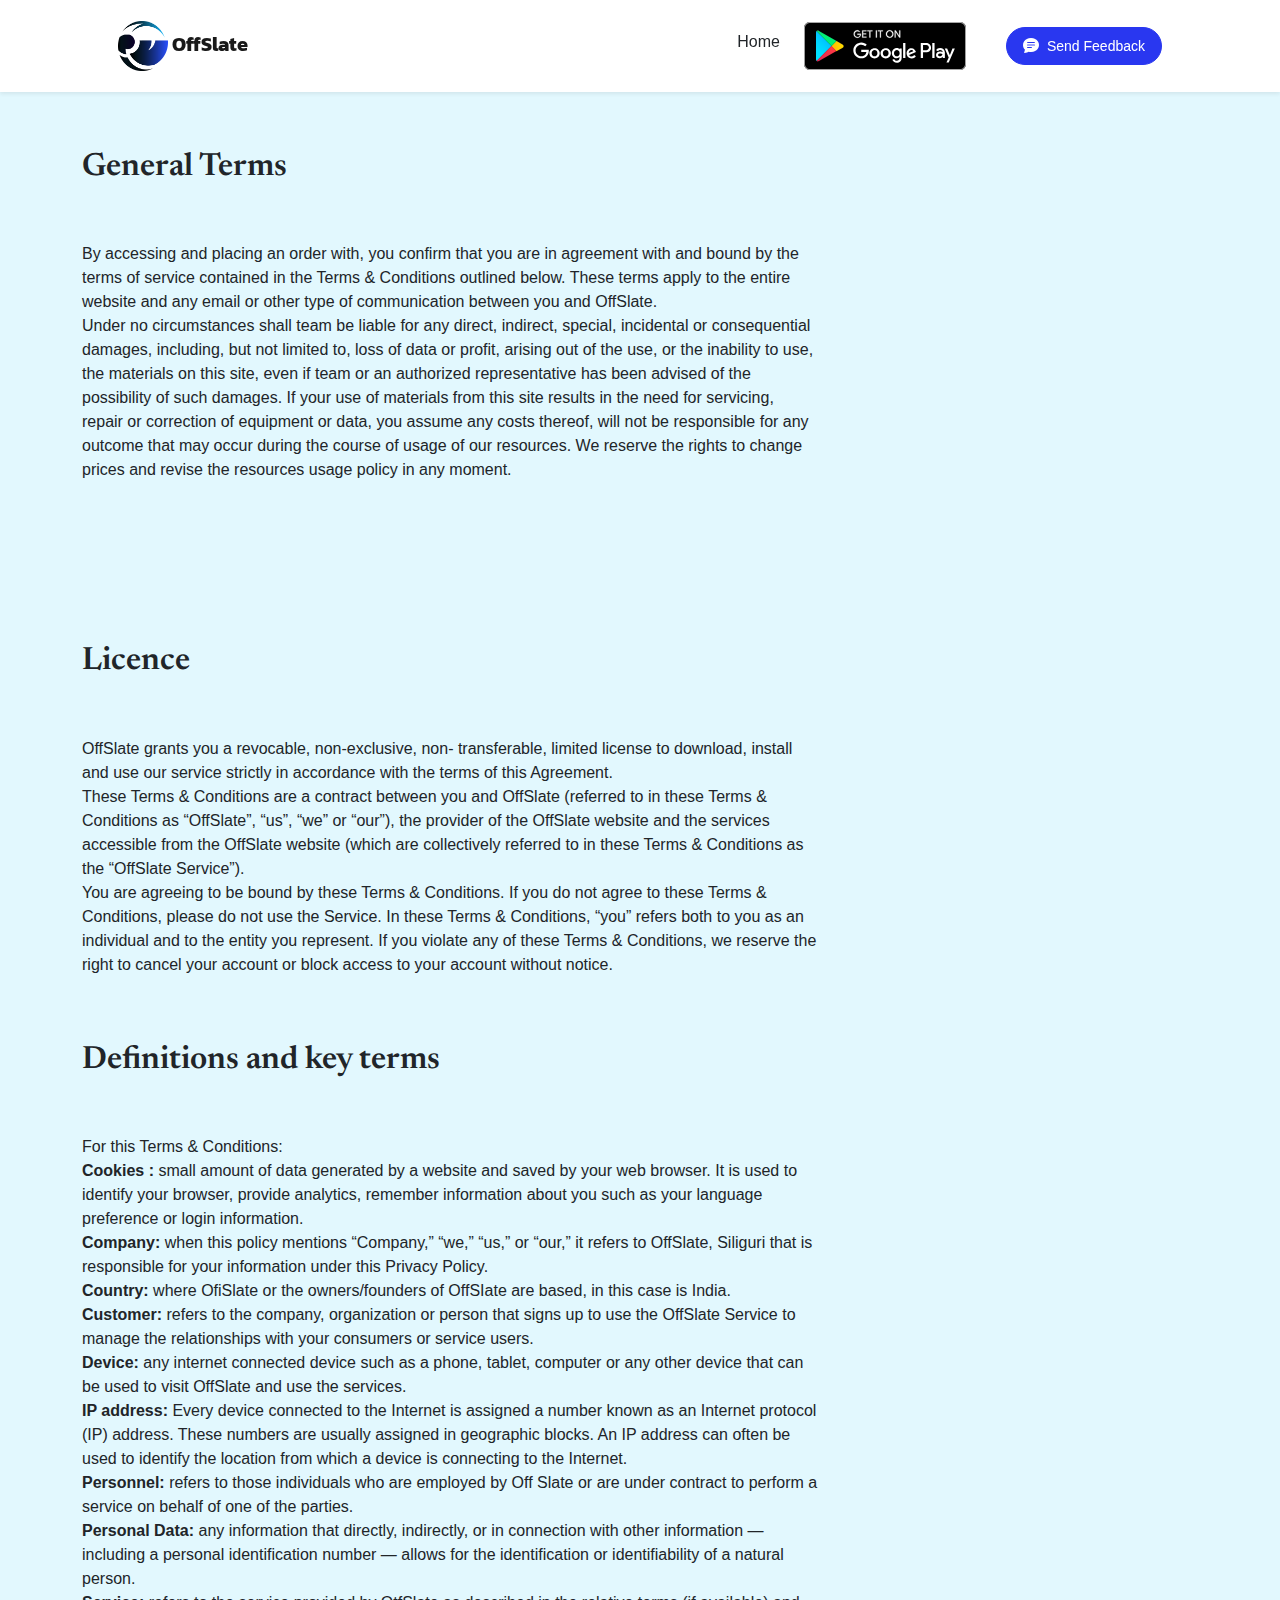
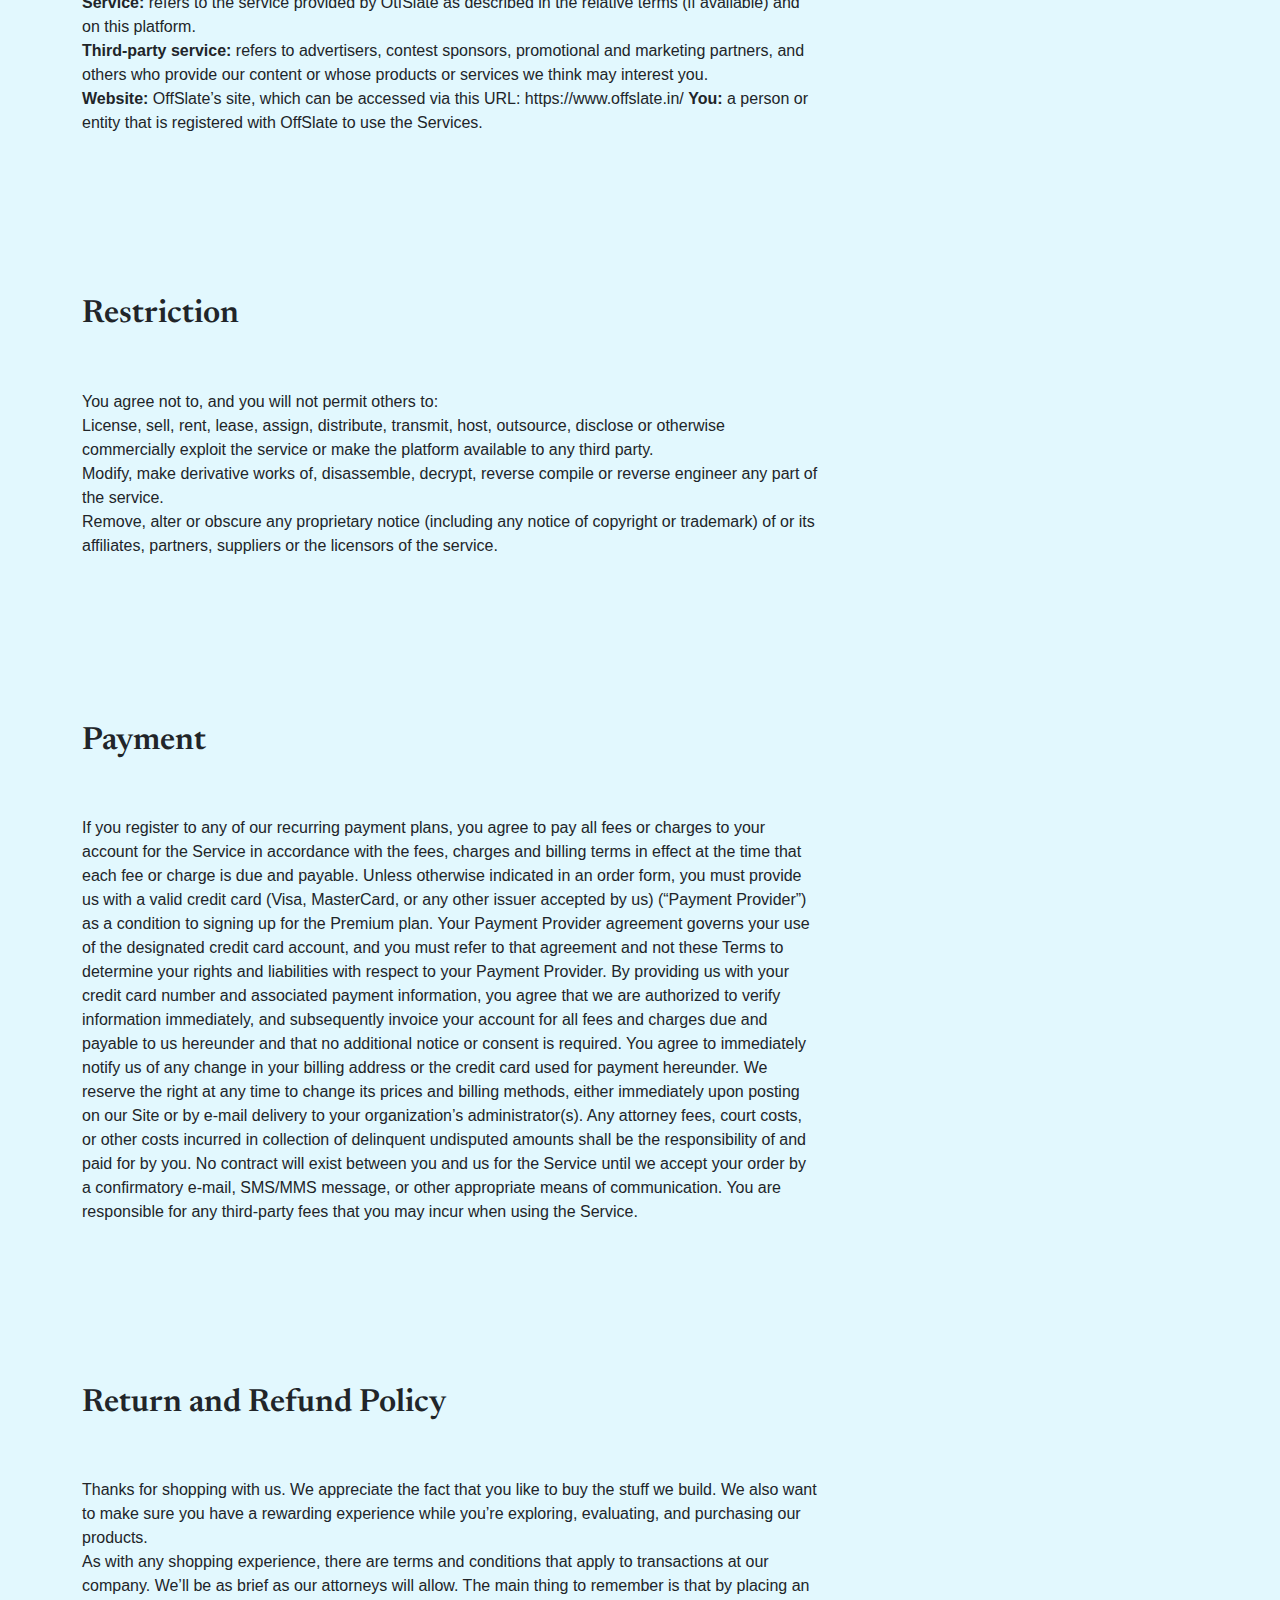
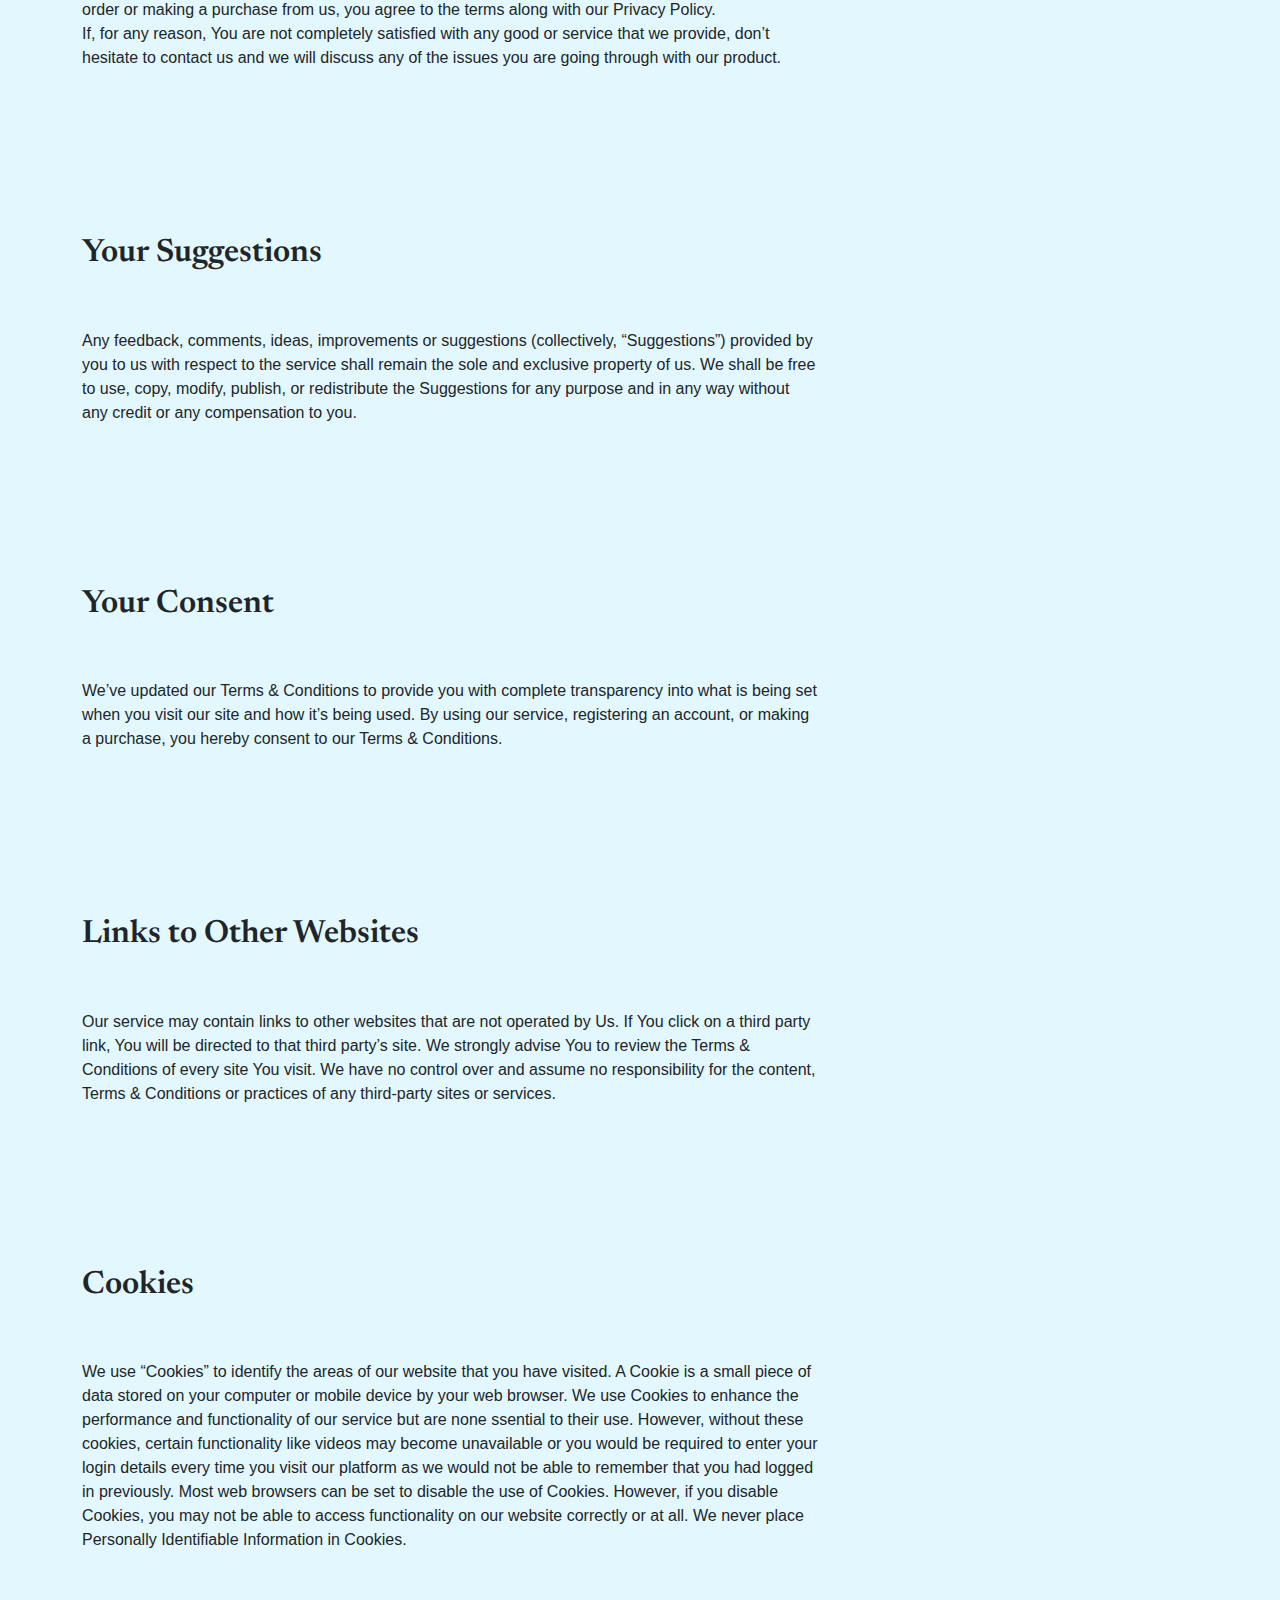
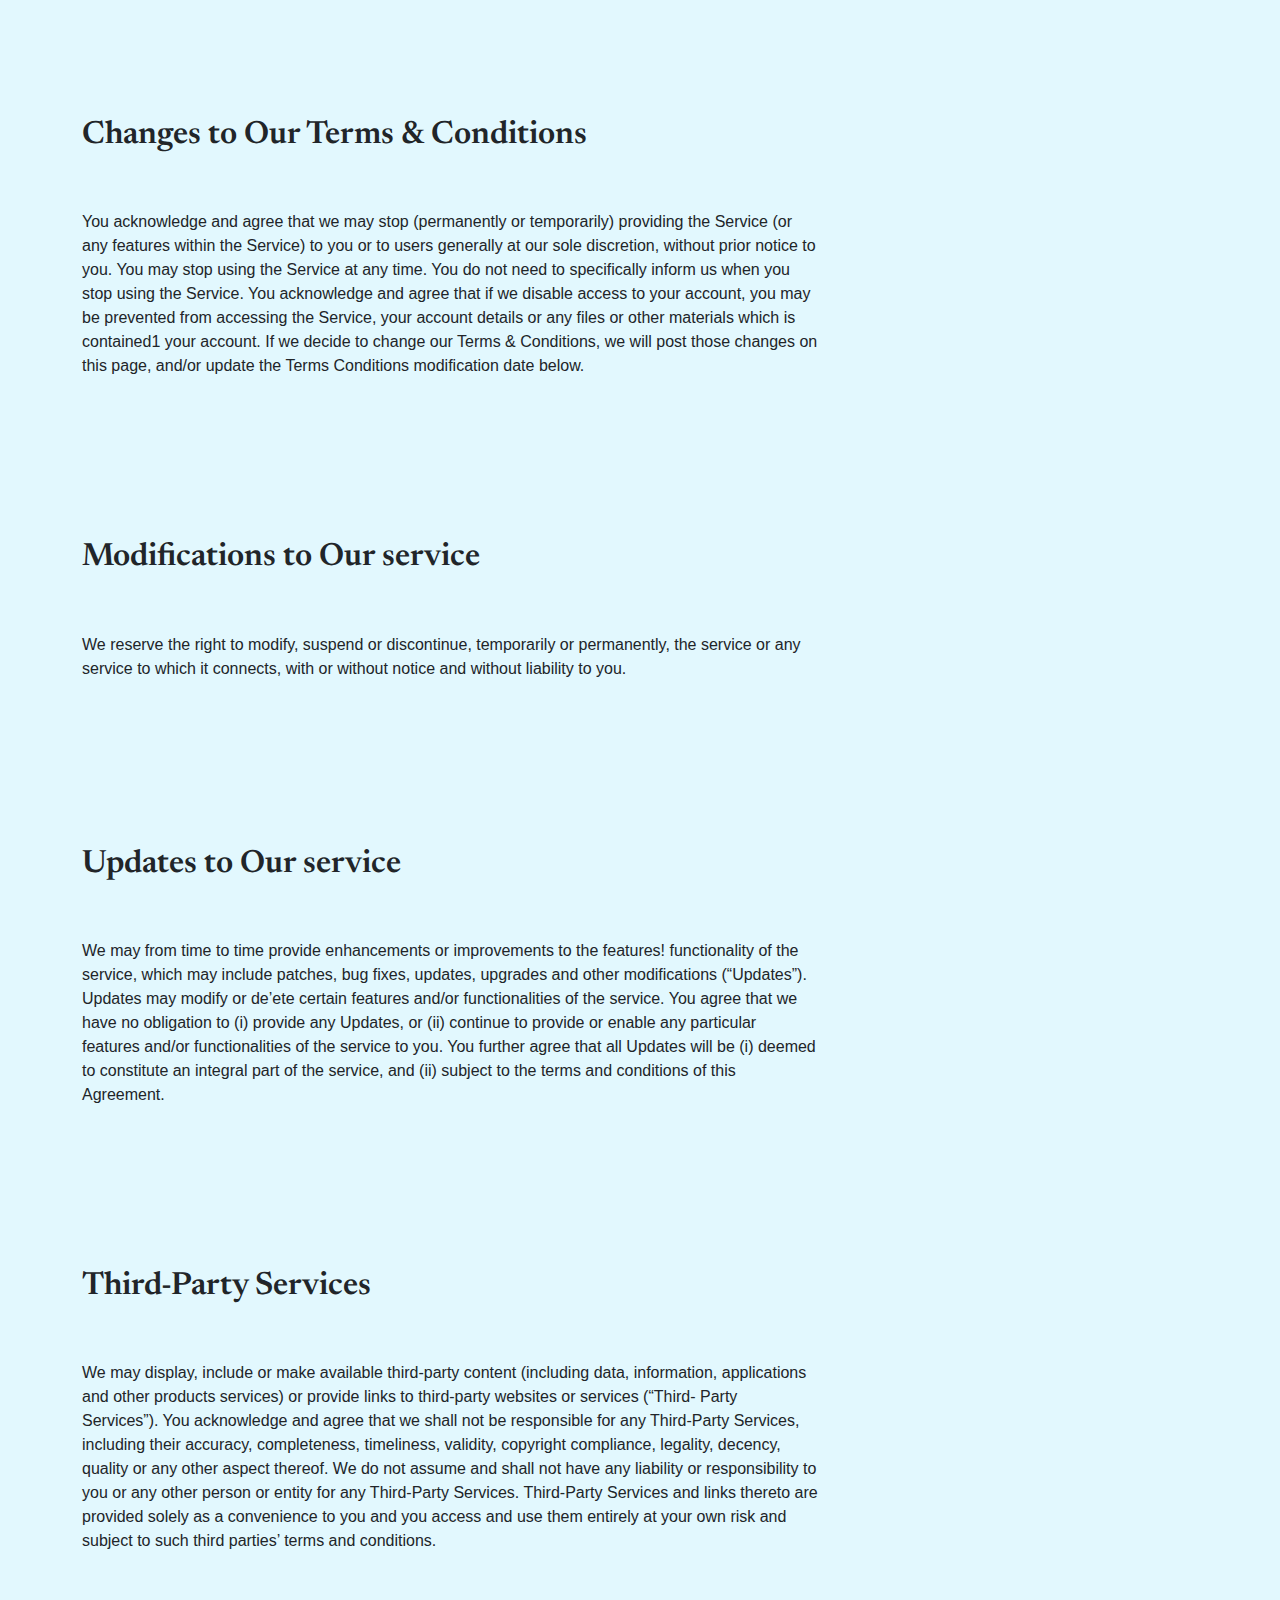
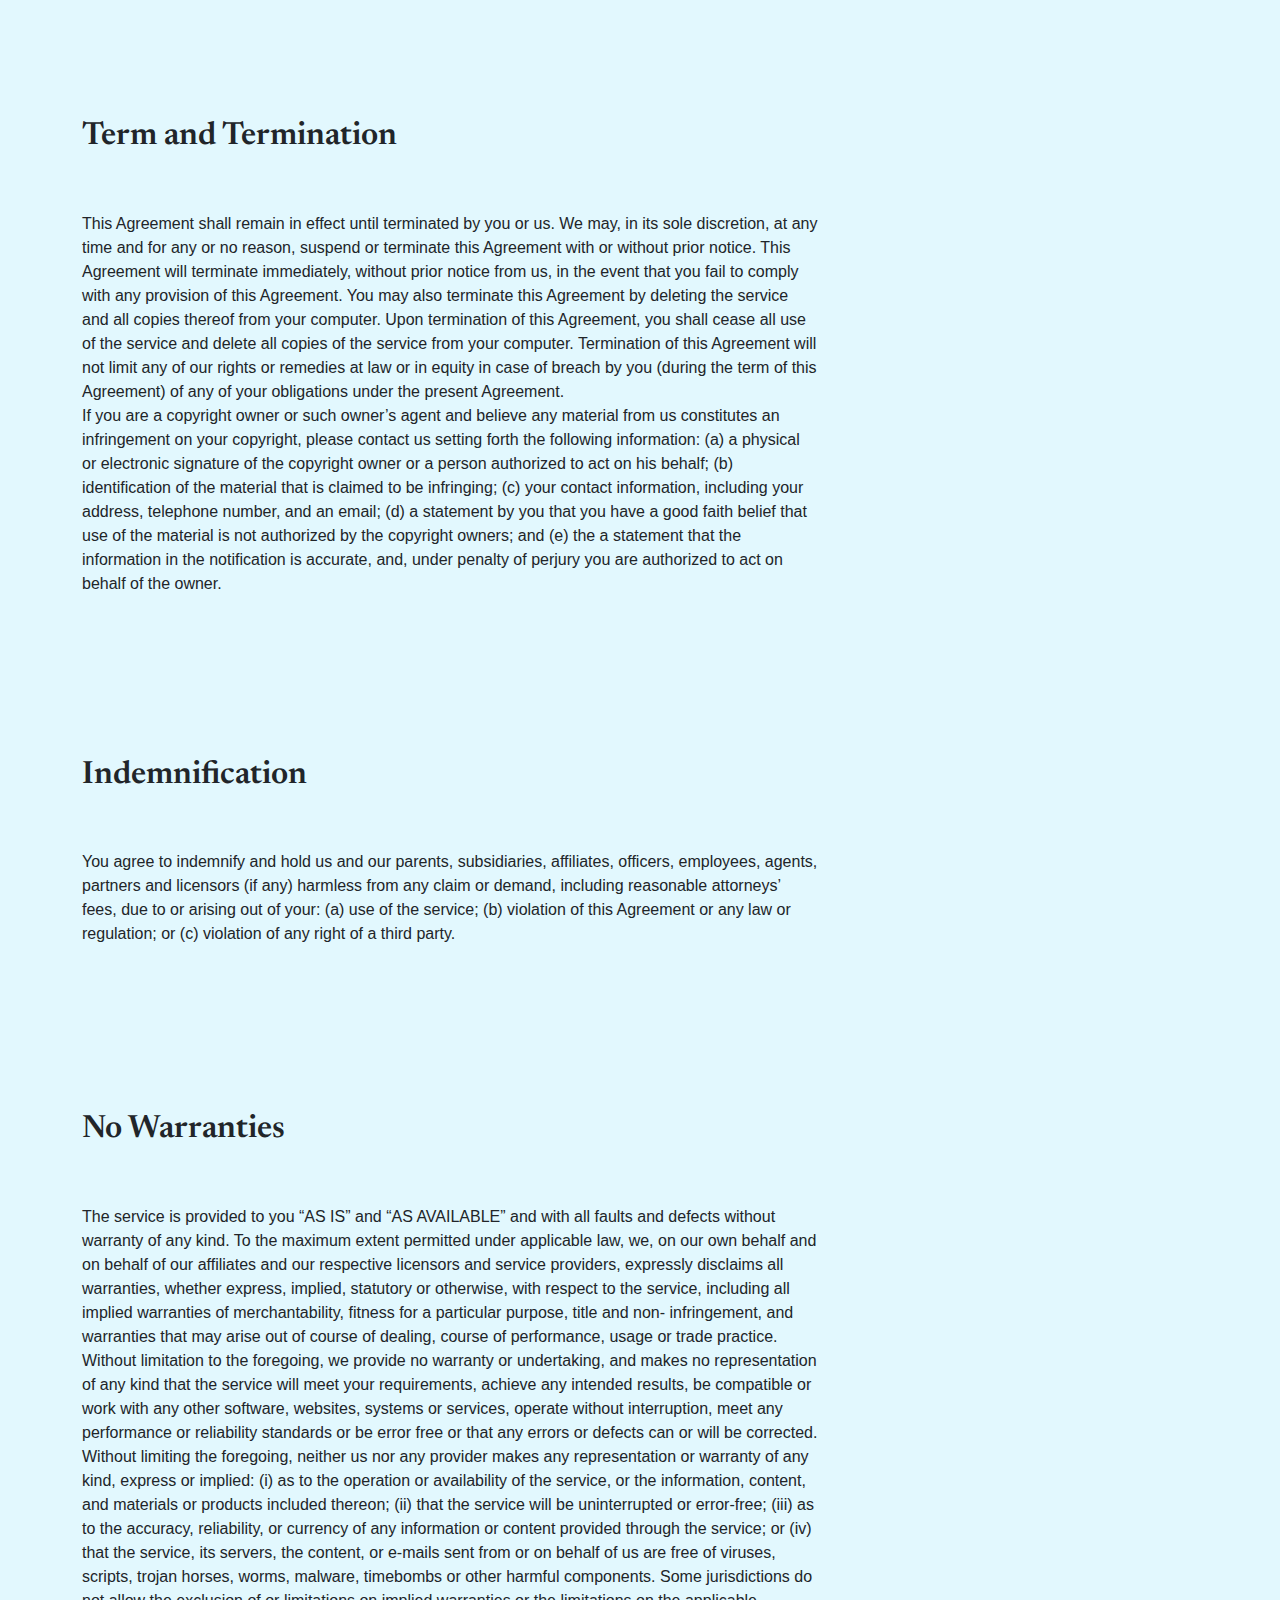
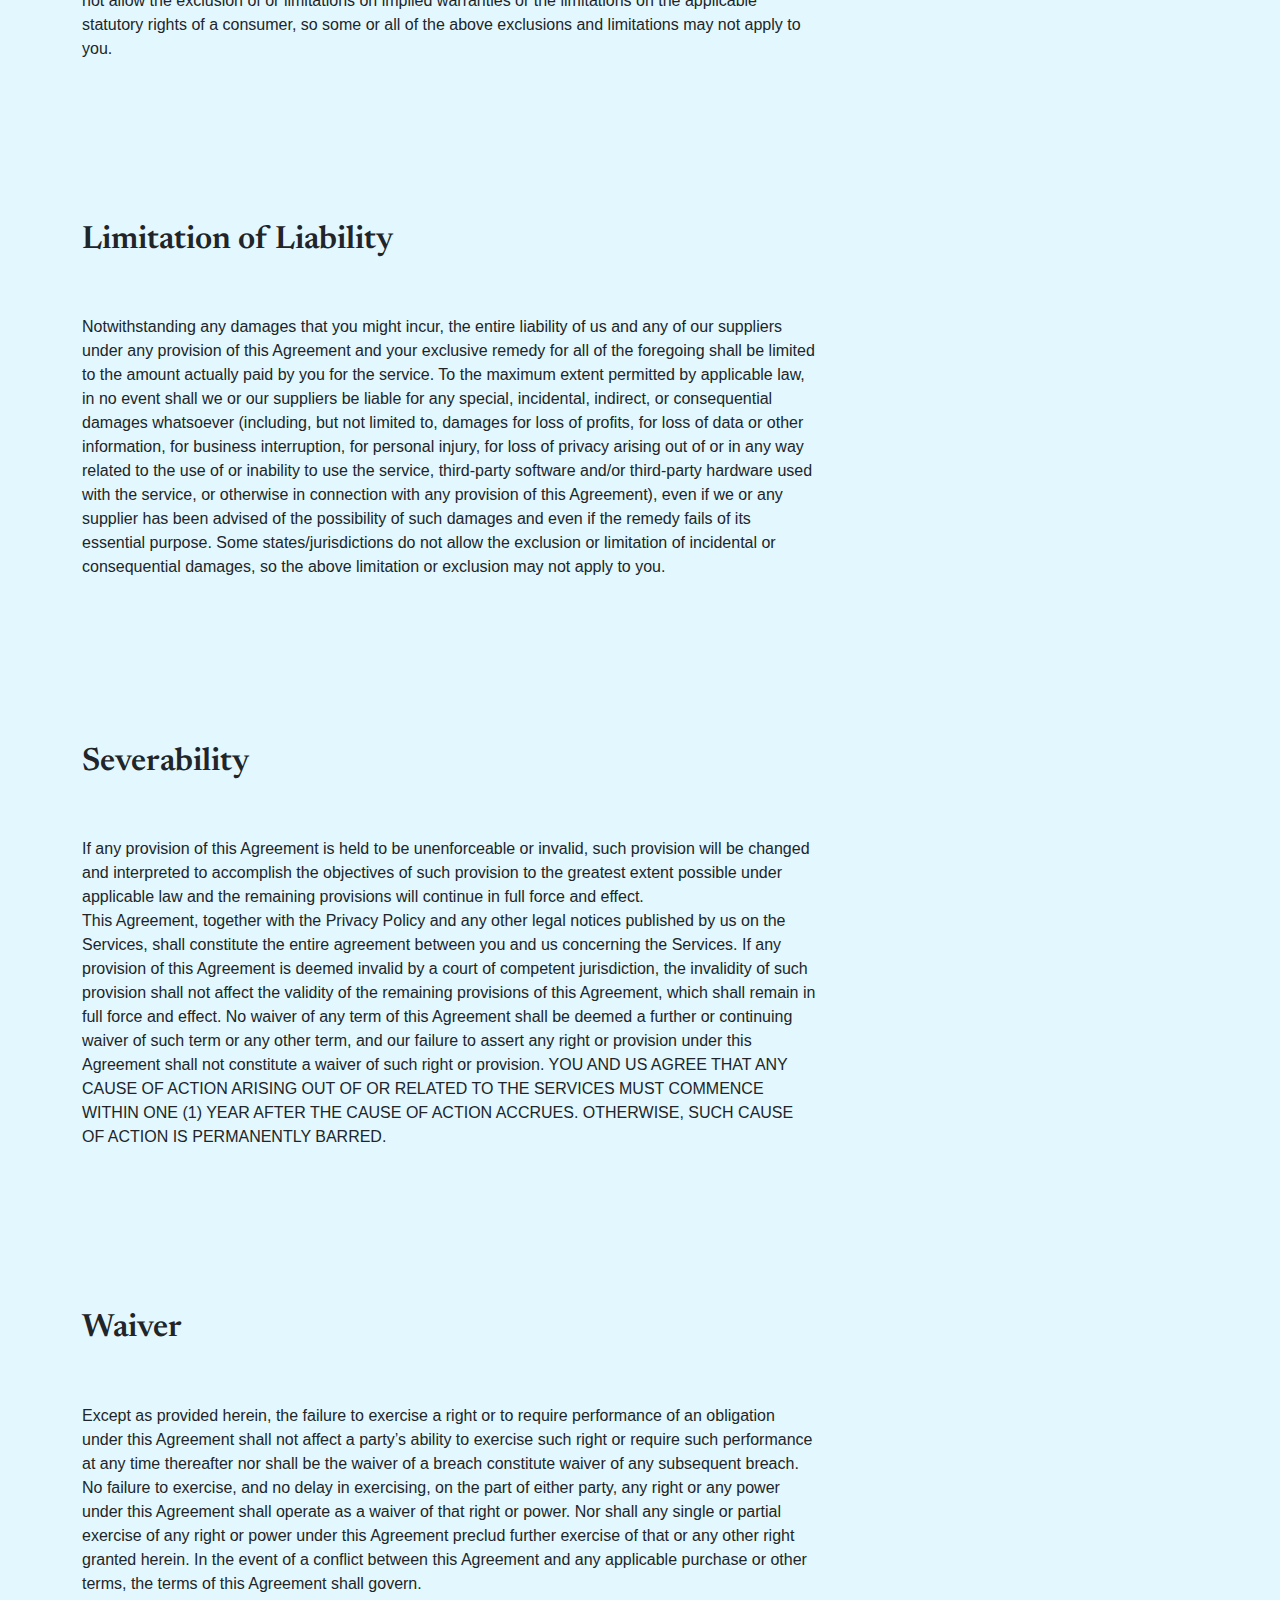
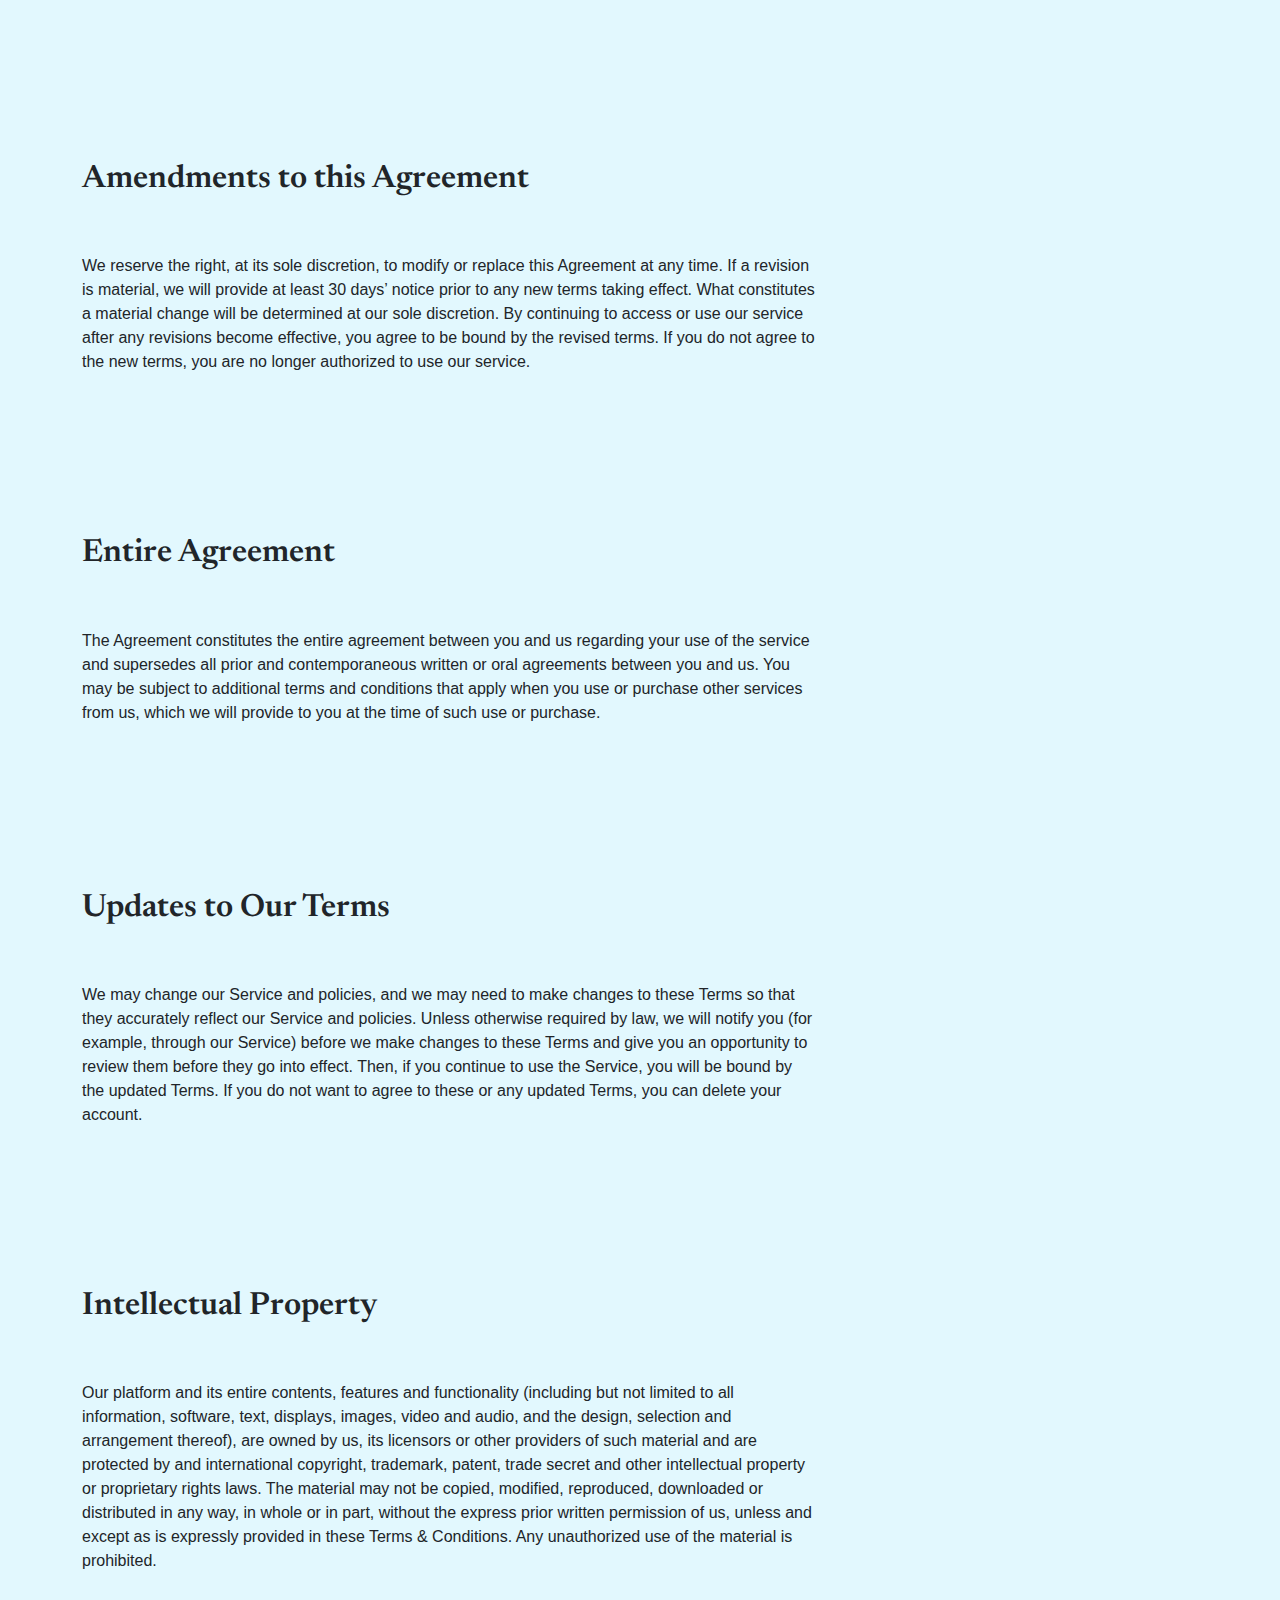
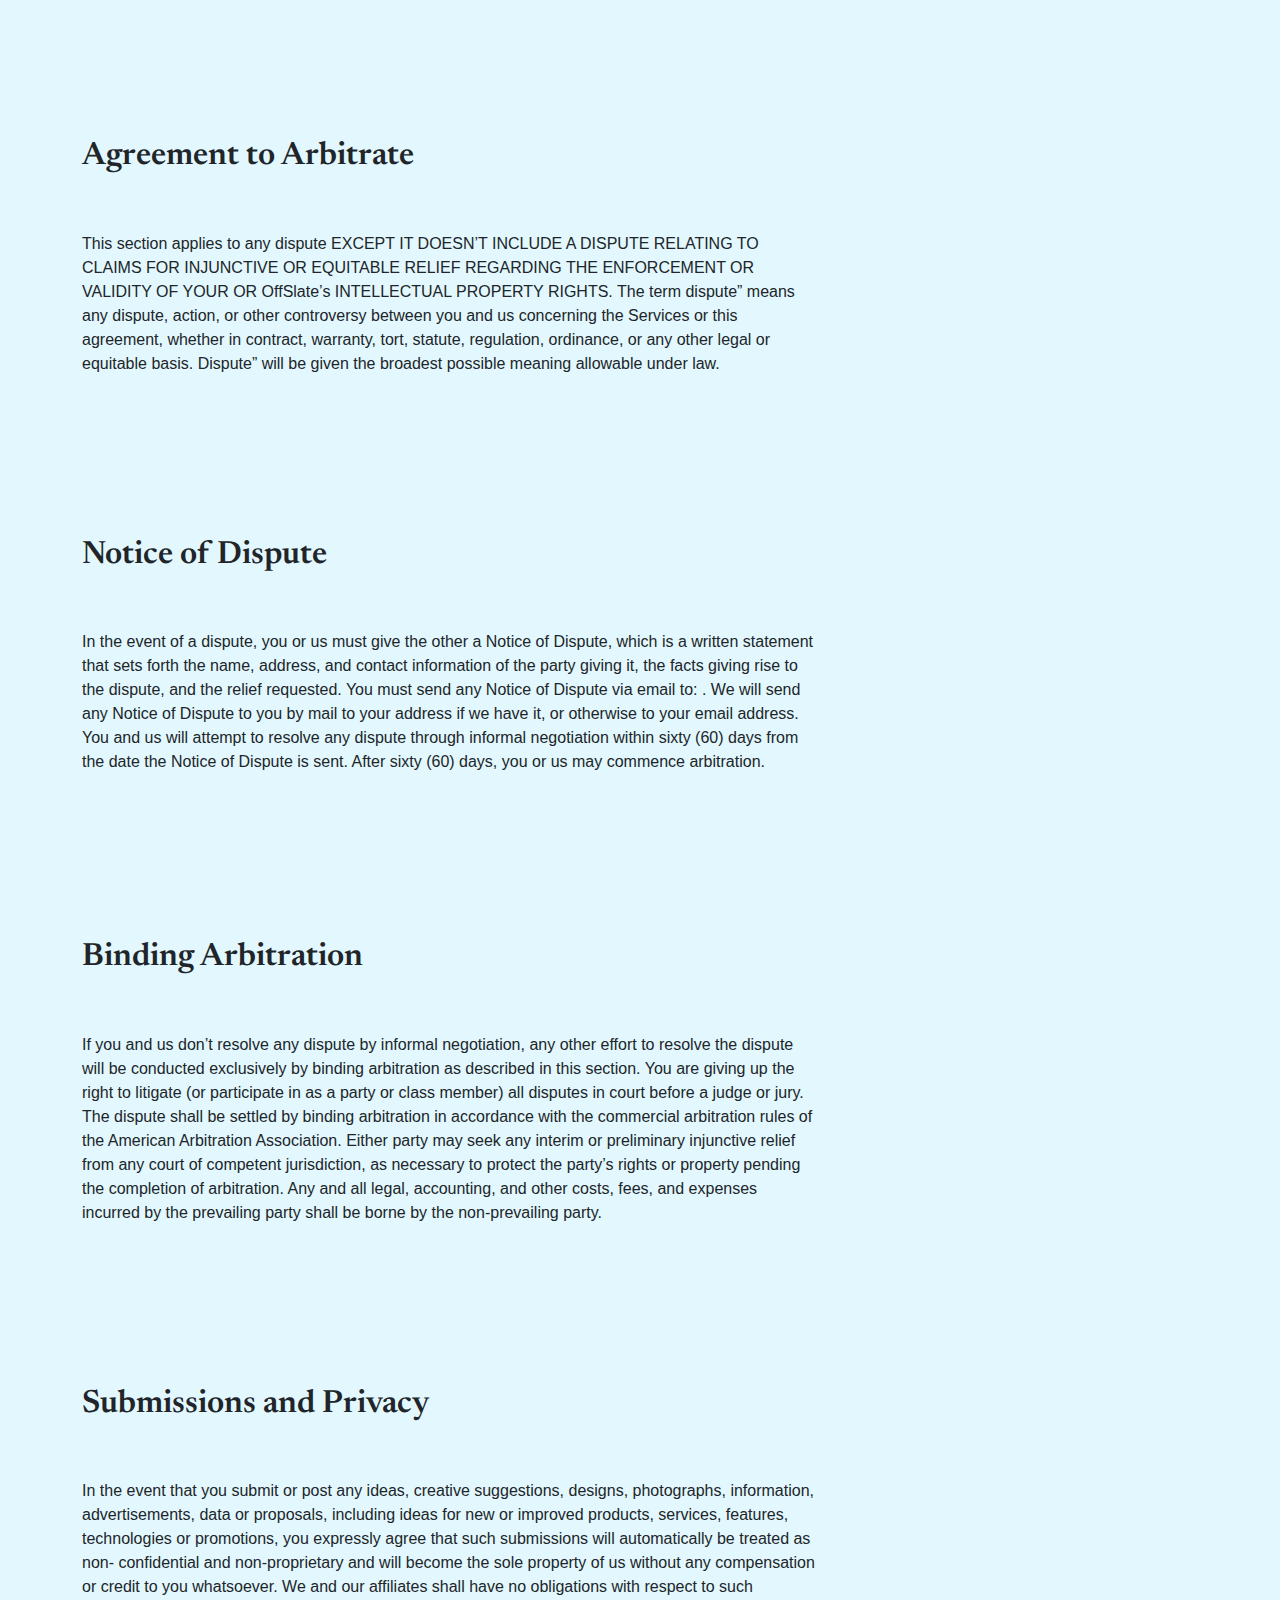
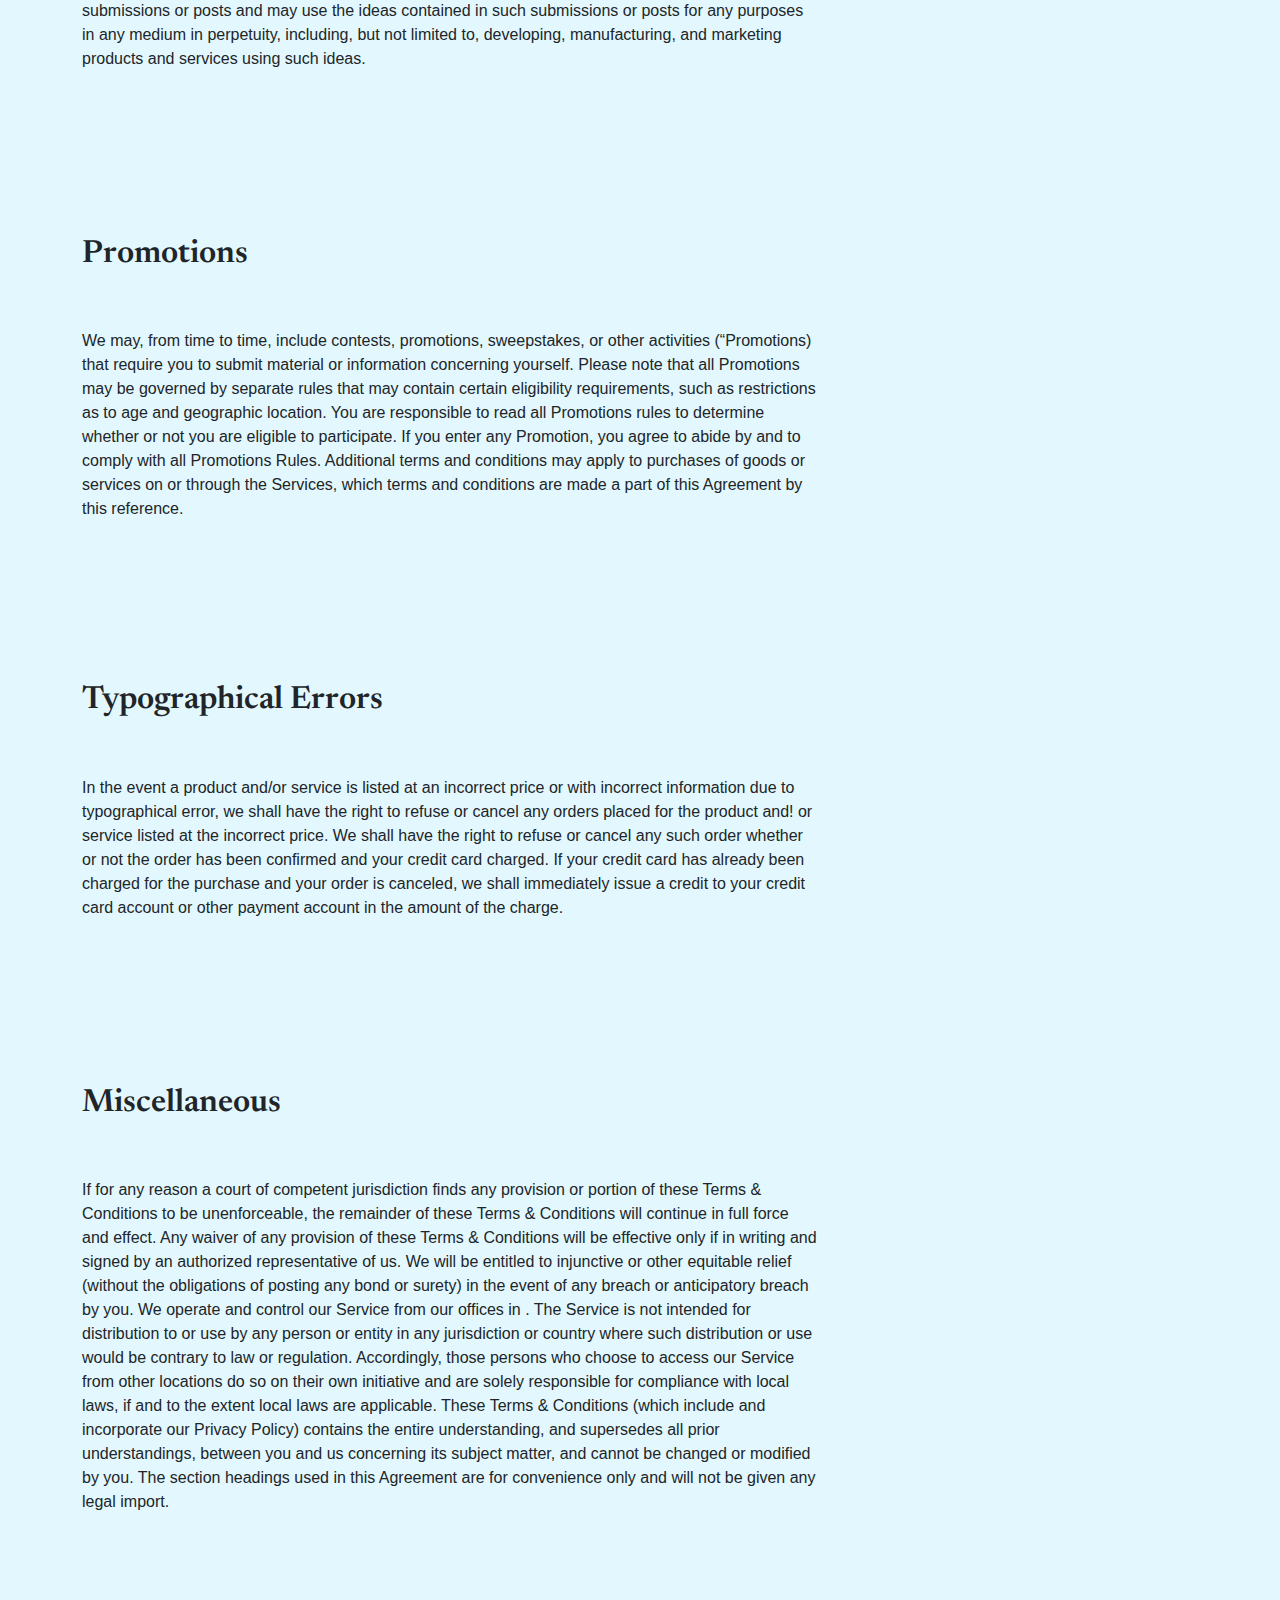
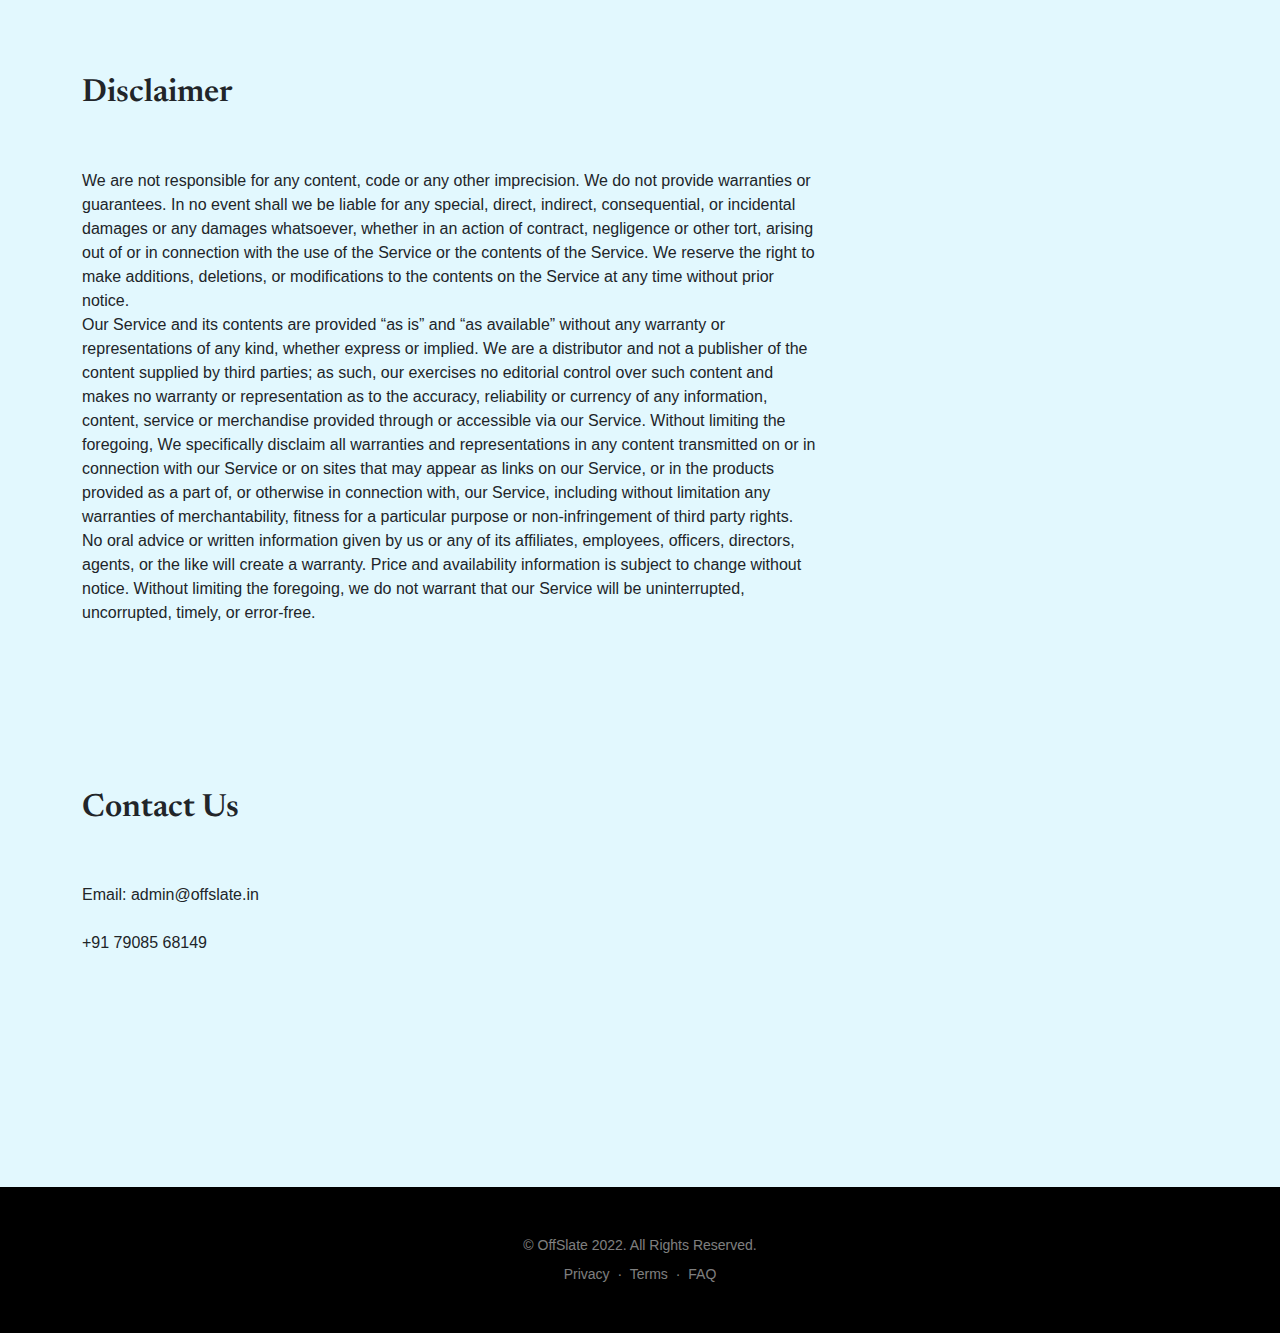
<file: term.html>
<!DOCTYPE html>
<html lang="en">
    <head>
        <meta charset="utf-8" />
        <meta name="viewport" content="width=device-width, initial-scale=1, shrink-to-fit=no" />
        <meta name="description" content="" />
        <meta name="author" content="" />
        <title>Offslate</title>
        <link rel="icon" type="image/x-icon" href="lopo.png" />
        <!-- Bootstrap icons-->
        <link href="https://cdn.jsdelivr.net/npm/bootstrap-icons@1.5.0/font/bootstrap-icons.css" rel="stylesheet" />
        <!-- Google fonts-->
        <link rel="preconnect" href="https://fonts.gstatic.com" />
        <link href="https://fonts.googleapis.com/css2?family=Newsreader:ital,wght@0,600;1,600&amp;display=swap" rel="stylesheet" />
        <link href="https://fonts.googleapis.com/css2?family=Mulish:ital,wght@0,300;0,500;0,600;0,700;1,300;1,500;1,600;1,700&amp;display=swap" rel="stylesheet" />
        <link href="https://fonts.googleapis.com/css2?family=Kanit:ital,wght@0,400;1,400&amp;display=swap" rel="stylesheet" />
        <!-- Core theme CSS (includes Bootstrap)-->
        <link href="css/styles.css" rel="stylesheet" />
        <style>
            body{
                background-color: #E2F8FE;
                font-family: 'Segoe UI', Tahoma, Geneva, Verdana, sans-serif;
                
            }
           
           .space
           {
               display: block;
               height: 100px;

           }
           .cap
           {
               font-size: xx-large;
           }
      h2{
        text-decoration: ;
      }
      p
      {
          
          font-family: 'Segoe UI', Tahoma, Geneva, Verdana, sans-serif;
          text-align:left;
      }
      .sp
      {
        font-size: larger;
        font-family: cursive;
        text-align: ;
      }
      
        </style>
    </head>
    <body >
        <nav class="navbar navbar-expand-lg navbar-light fixed-top shadow-sm " id="mainNav">
            <div class="container px-5">
                <a class="navbar-brand fw-bold" href="index.html"><img src="lopo.png"  width="50" height="50"> OffSlate</a>
                <button class="navbar-toggler" type="button" data-bs-toggle="collapse" data-bs-target="#navbarResponsive" aria-controls="navbarResponsive" aria-expanded="false" aria-label="Toggle navigation">
                    Menu
                    <i class="bi-list"></i>
                </button>
                <div class="collapse navbar-collapse" id="navbarResponsive">
                    <ul class="navbar-nav ms-auto me-4 my-3 my-lg-0">
                        <li class="nav-item"><a class="nav-link me-lg-3" href="index.html">Home</a></li>
                        
                        <li> <a class="me-lg-3 mb-4 mb-lg-0" href="https://play.google.com/store/apps/details?id=code.isand.offslate"><img class="app-badge" src="assets/img/google-play-badge.svg" alt="..." /></a></li>
                    </ul>
                    <button class="btn btn-primary rounded-pill px-3 mb-2 mb-lg-0" data-bs-toggle="modal" data-bs-target="#feedbackModal">
                        <span class="d-flex align-items-center">
                            <i class="bi-chat-text-fill me-2"></i>
                            <span class="small">Send Feedback</span>
                        </span>
                    </button>
                </div>
            </div>
        </nav>
        <div class="space"></div>
        <div class="container">
    <div class="row">
        <div class="col " class=cap><br></br><h2>General Terms</h2><br></br><p>By accessing and placing an order with, you confirm that you are in agreement with and bound by the terms of service contained in the Terms & Conditions outlined below. These terms apply to the entire website and any email or other type of communication between you and OffSlate.<br>Under no circumstances shall team be liable for any direct, indirect, special, incidental or consequential damages, including, but not limited to, loss of data or profit, arising out of the use, or the inability to use, the materials on this site, even if team or an authorized representative has been advised of the possibility of such damages. If your use of materials from this site results in the need for servicing, repair or correction of equipment or data, you assume any costs thereof, will not be responsible for any outcome that may occur during the course of usage of our resources. We reserve the rights to change prices and revise the resources usage policy in any moment.</p></div>
        <div class="col col col-lg-4"><div class="device-wrapper" class="sp" >
        
<p></p>


    </div></div>
    
    <div class="w-100"></div>
    <div class="col"><br></br><br></br><br><br><h2>Licence</h2><br></br><p>OffSlate grants you a revocable, non-exclusive, non- transferable, limited license to download, install and use our service strictly in accordance with the terms of this Agreement.<br>These Terms & Conditions are a contract between you and OffSlate (referred to in these Terms & Conditions as “OffSlate”, “us”, “we” or “our”), the provider of the OffSlate website and the services accessible from the OffSlate website (which are collectively referred to in these Terms & Conditions as the “OffSlate Service”).<br>You are agreeing to be bound by these Terms & Conditions. If you do not agree to these Terms & Conditions, please do not use the Service. In these Terms & Conditions, “you” refers both to you as an individual and to the entity you represent. If you violate any of these Terms & Conditions, we reserve the right to cancel your account or block access to your account without notice.

    </p></div>
    <div class="col col-lg-4">
        <div class="space"></div><div class="device-wrapper" class="sp" >
            

            </div>
        
    </div>

    
    <div class="container">
<div class="row">
    <div class="col " class=cap><br></br><h2>Definitions and key terms</h2><br></br><p>For this Terms & Conditions:<br>

       <b>Cookies :</b> small amount of data generated by a website and saved by your web browser. It is used to identify your browser, provide analytics, remember information about you such as your language preference or login information.<br>
        
       <b> Company:</b> when this policy mentions “Company,” “we,” “us,” or “our,” it refers to OffSlate, Siliguri that is responsible for your information under this Privacy Policy.<br>
        
       <b> Country:</b> where OfiSlate or the owners/founders of OffSIate are based, in this case is India.<br>
        
       <b>Customer:</b> refers to the company, organization or person that signs up to use the OffSlate Service to manage the relationships with your consumers or service users.<br>
        
        <b>Device:</b> any internet connected device such as a phone, tablet, computer or any other device that can be used to visit OffSlate and use the services.<br>
        
        <b>IP address:</b> Every device connected to the Internet is assigned a number known as an Internet protocol (IP) address. These numbers are usually assigned in geographic blocks. An IP address can often be used to identify the location from which a device is connecting to the Internet.<br>
        
        <b>Personnel: </b>refers to those individuals who are employed by Off Slate or are under contract to perform a service on behalf of one of the parties.<br>
        
            <b> Personal Data:</b> any information that directly, indirectly, or in connection with other information — including a personal identification number — allows for the identification or identifiability of a natural person.<br>
        
                <b>Service:</b> refers to the service provided by OtfSlate as described in the relative terms (if available) and on this platform.<br>
        
                    <b>Third-party service: </b>refers to advertisers, contest sponsors, promotional and marketing partners, and others who provide our content or whose products or services we think may interest you.<br>
        
                        <b> Website:</b> OffSlate’s site, which can be accessed via this URL: https://www.offslate.in/
        
                        <b>You: </b>a person or entity that is registered with OffSlate to use the Services.</p></div>
    <div class="col col col-lg-4"><div class="device-wrapper" class="sp" >
    
<p></p>


</div></div>

<div class="w-100"></div>
<div class="col"><br></br><br></br><br><br><h2>Restriction</h2><br></br><p>
    You agree not to, and you will not permit others to:<br>
    
    License, sell, rent, lease, assign, distribute, transmit, host, outsource, disclose or otherwise commercially exploit the service or make the platform available to any third party.<br>
    
    Modify, make derivative works of, disassemble, decrypt, reverse compile or reverse engineer any part of the service.<br>
    
    Remove, alter or obscure any proprietary notice (including any notice of copyright or trademark) of or its affiliates, partners, suppliers or the licensors of the service.<br>

</p></div>
<div class="col col-lg-4">
    <div class="space"></div><div class="device-wrapper" class="sp" >
        

        </div>
    
</div>
<div class="space"></div>
<div class="container">
<div class="row">
<div class="col " class=cap><br></br><h2>Payment</h2><br></br><p>
    If you register to any of our recurring payment plans, you agree to pay all fees or charges to your account for the Service in accordance with the fees, charges and billing terms in effect at the time that each fee or charge is due and payable. Unless otherwise indicated in an order form, you must provide us with a valid credit card (Visa, MasterCard, or any other issuer accepted by us) (“Payment Provider”) as a condition to signing up for the Premium plan. Your Payment Provider agreement governs your use of the designated credit card account, and you must refer to that agreement and not these Terms to determine your rights and liabilities with respect to your Payment Provider. By providing us with your credit card number and associated payment information, you agree that we are authorized to verify information immediately, and subsequently invoice your account for all fees and charges due and payable to us hereunder and that no additional notice or consent is required. You agree to immediately notify us of any change in your billing address or the credit card used for payment hereunder. We reserve the right at any time to change its prices and billing methods, either immediately upon posting on our Site or by e-mail delivery to your organization’s administrator(s). Any attorney fees, court costs, or other costs incurred in collection of delinquent undisputed amounts shall be the responsibility of and paid for by you. No contract will exist between you and us for the Service until we accept your order by a confirmatory e-mail, SMS/MMS message, or other appropriate means of communication. You are responsible for any third-party fees that you may incur when using the Service.
    
    </p></div>
<div class="col col col-lg-4"><div class="device-wrapper" class="sp" >

<p></p>


</div></div>

<div class="w-100"></div>
<div class="col"><br></br><br></br><br><br><h2>Return and Refund Policy</h2><br></br><p>Thanks for shopping with us. We appreciate the fact that you like to buy the stuff we build. We also want to make sure you have a rewarding experience while you’re exploring, evaluating, and purchasing our products.<br>

    As with any shopping experience, there are terms and conditions that apply to transactions at our company. We’ll be as brief as our attorneys will allow. The main thing to remember is that by placing an order or making a purchase from us, you agree to the terms along with our Privacy Policy.<br>
    
    If, for any reason, You are not completely satisfied with any good or service that we provide, don’t hesitate to contact us and we will discuss any of the issues you are going through with our product.<br>

</p></div>
<div class="col col-lg-4">
<div class="space"></div><div class="device-wrapper" class="sp" >
    

    </div>

</div>
<div class="space"></div>
<div class="container">
<div class="row">
<div class="col " class=cap><br></br><h2>Your Suggestions</h2><br></br><p>
    Any feedback, comments, ideas, improvements or suggestions (collectively, “Suggestions”) provided by you to us with respect to the service shall remain the sole and exclusive property of us. We shall be free to use, copy, modify, publish, or redistribute the Suggestions for any purpose and in any way without any credit or any compensation to you.
    
    </p></div>
<div class="col col col-lg-4"><div class="device-wrapper" class="sp" >

<p></p>


</div></div>

<div class="w-100"></div>
<div class="col"><br></br><br></br><br><br><h2>Your Consent</h2><br></br><p>
    We’ve updated our Terms & Conditions to provide you with complete transparency into what is being set when you visit our site and how it’s being used. By using our service, registering an account, or making a purchase, you hereby consent to our Terms & Conditions.
</p></div>
<div class="col col-lg-4">
<div class="space"></div><div class="device-wrapper" class="sp" >
    

    </div>

</div>

<div class="space"></div>
<div class="container">
<div class="row">
<div class="col " class=cap><br></br><h2>Links to Other Websites</h2><br></br><p>
    Our service may contain links to other websites that are not operated by Us. If You click on a third party link, You will be directed to that third party’s site. We strongly advise You to review the Terms & Conditions of every site You visit. We have no control over and assume no responsibility for the content, Terms & Conditions or practices of any third-party sites or services.


    
    </p></div>
<div class="col col col-lg-4"><div class="device-wrapper" class="sp" >

<p></p>


</div></div>

<div class="w-100"></div>
<div class="col"><br></br><br></br><br><br><h2>Cookies</h2><br></br><p>
    We use “Cookies” to identify the areas of our website that you have visited. A Cookie is a small piece of data stored on your computer or mobile device by your web browser. We use Cookies to enhance the performance and functionality of our service but are none ssential to their use. However, without these cookies, certain functionality like videos may become unavailable or you would be required to enter your login details every time you visit our platform as we would not be able to remember that you had logged in previously. Most web browsers can be set to disable the use of Cookies. However, if you disable Cookies, you may not be able to access functionality on our website correctly or at all. We never place Personally Identifiable Information in Cookies.
</p></div>
<div class="col col-lg-4">
<div class="space"></div><div class="device-wrapper" class="sp" >
    

    </div>

</div>

<div class="space"></div>
<div class="container">
<div class="row">
<div class="col " class=cap><br></br><h2>Changes to Our Terms & Conditions</h2><br></br><p>
   
You acknowledge and agree that we may stop (permanently or temporarily) providing the Service (or any features within the Service) to you or to users generally at our sole discretion, without prior notice to you. You may stop using the Service at any time. You do not need to specifically inform us when you stop using the Service. You acknowledge and agree that if we disable access to your account, you may be prevented from accessing the Service, your account details or any files or other materials which is contained1 your account. If we decide to change our Terms & Conditions, we will post those changes on this page, and/or update the Terms Conditions modification date below.


    
    </p></div>
<div class="col col col-lg-4"><div class="device-wrapper" class="sp" >

<p></p>


</div></div>

<div class="w-100"></div>
<div class="col"><br></br><br></br><br><br><h2>Modifications to Our service</h2><br></br><p>
    We reserve the right to modify, suspend or discontinue, temporarily or permanently, the service or any service to which it connects, with or without notice and without liability to you.
</p></div>
<div class="col col-lg-4">
<div class="space"></div><div class="device-wrapper" class="sp" >
    

    </div>

</div>
<div class="space"></div>
<div class="container">
<div class="row">
<div class="col " class=cap><br></br><h2>Updates to Our service</h2><br></br><p>
   
    We may from time to time provide enhancements or improvements to the features! functionality of the service, which may include patches, bug fixes, updates, upgrades and other modifications (“Updates”). Updates may modify or de’ete certain features and/or functionalities of the service. You agree that we have no obligation to (i) provide any Updates, or (ii) continue to provide or enable any particular features and/or functionalities of the service to you. You further agree that all Updates will be (i) deemed to constitute an integral part of the service, and (ii) subject to the terms and conditions of this Agreement.


    
    </p></div>
<div class="col col col-lg-4"><div class="device-wrapper" class="sp" >

<p></p>


</div></div>

<div class="w-100"></div>
<div class="col"><br></br><br></br><br><br><h2>Third-Party Services</h2><br></br><p>
    We may display, include or make available third-party content (including data, information, applications and other products services) or provide links to third-party websites or services (“Third- Party Services”). You acknowledge and agree that we shall not be responsible for any Third-Party Services, including their accuracy, completeness, timeliness, validity, copyright compliance, legality, decency, quality or any other aspect thereof. We do not assume and shall not have any liability or responsibility to you or any other person or entity for any Third-Party Services. Third-Party Services and links thereto are provided solely as a convenience to you and you access and use them entirely at your own risk and subject to such third parties’ terms and conditions.
</p></div>
<div class="col col-lg-4">
<div class="space"></div><div class="device-wrapper" class="sp" >
    

    </div>

</div>

<div class="space"></div>
<div class="container">
<div class="row">
<div class="col " class=cap><br></br><h2>Term and Termination</h2><br></br><p>
   
    This Agreement shall remain in effect until terminated by you or us. We may, in its sole discretion, at any time and for any or no reason, suspend or terminate this Agreement with or without prior notice. This Agreement will terminate immediately, without prior notice from us, in the event that you fail to comply with any provision of this Agreement. You may also terminate this Agreement by deleting the service and all copies thereof from your computer. Upon termination of this Agreement, you shall cease all use of the service and delete all copies of the service from your computer. Termination of this Agreement will not limit any of our rights or remedies at law or in equity in case of breach by you (during the term of this Agreement) of any of your obligations under the present Agreement.<br>If you are a copyright owner or such owner’s agent and believe any material from us constitutes an infringement on your copyright, please contact us setting forth the following information: (a) a physical or electronic signature of the copyright owner or a person authorized to act on his behalf; (b) identification of the material that is claimed to be infringing; (c) your contact information, including your address, telephone number, and an email; (d) a statement by you that you have a good faith belief that use of the material is not authorized by the copyright owners; and (e) the a statement that the information in the notification is accurate, and, under penalty of perjury you are authorized to act on behalf of the owner.


    
    </p></div>
<div class="col col col-lg-4"><div class="device-wrapper" class="sp" >

<p></p>


</div></div>

<div class="w-100"></div>
<div class="col"><br></br><br></br><br><br><h2>Indemnification</h2><br></br><p>
    You agree to indemnify and hold us and our parents, subsidiaries, affiliates, officers, employees, agents, partners and licensors (if any) harmless from any claim or demand, including reasonable attorneys’ fees, due to or arising out of your: (a) use of the service; (b) violation of this Agreement or any law or regulation; or (c) violation of any right of a third party.
</p></div>
<div class="col col-lg-4">
<div class="space"></div><div class="device-wrapper" class="sp" >
    

    </div>

</div>
<div class="space"></div>
<div class="container">
<div class="row">
<div class="col " class=cap><br></br><h2>No Warranties</h2><br></br><p>
   
    The service is provided to you “AS IS” and “AS AVAILABLE” and with all faults and defects without warranty of any kind. To the maximum extent permitted under applicable law, we, on our own behalf and on behalf of our affiliates and our respective licensors and service providers, expressly disclaims all warranties, whether express, implied, statutory or otherwise, with respect to the service, including all implied warranties of merchantability, fitness for a particular purpose, title and non- infringement, and warranties that may arise out of course of dealing, course of performance, usage or trade practice. Without limitation to the foregoing, we provide no warranty or undertaking, and makes no representation of any kind that the service will meet your requirements, achieve any intended results, be compatible or work with any other software, websites, systems or services, operate without interruption, meet any performance or reliability standards or be error free or that any errors or defects can or will be corrected.<br>

    Without limiting the foregoing, neither us nor any provider makes any representation or warranty of any kind, express or implied: (i) as to the operation or availability of the service, or the information, content, and materials or products included thereon; (ii) that the service will be uninterrupted or error-free; (iii) as to the accuracy, reliability, or currency of any information or content provided through the service; or (iv) that the service, its servers, the content, or e-mails sent from or on behalf of us are free of viruses, scripts, trojan horses, worms, malware, timebombs or other harmful components. Some jurisdictions do not allow the exclusion of or limitations on implied warranties or the limitations on the applicable statutory rights of a consumer, so some or all of the above exclusions and limitations may not apply to you.
    
    </p></div>
<div class="col col col-lg-4"><div class="device-wrapper" class="sp" >

<p></p>


</div></div>

<div class="w-100"></div>
<div class="col"><br></br><br></br><br><br><h2>Limitation of Liability</h2><br></br><p>
    Notwithstanding any damages that you might incur, the entire liability of us and any of our suppliers under any provision of this Agreement and your exclusive remedy for all of the foregoing shall be limited to the amount actually paid by you for the service. To the maximum extent permitted by applicable law, in no event shall we or our suppliers be liable for any special, incidental, indirect, or consequential damages whatsoever (including, but not limited to, damages for loss of profits, for loss of data or other information, for business interruption, for personal injury, for loss of privacy arising out of or in any way related to the use of or inability to use the service, third-party software and/or third-party hardware used with the service, or otherwise in connection with any provision of this Agreement), even if we or any supplier has been advised of the possibility of such damages and even if the remedy fails of its essential purpose. Some states/jurisdictions do not allow the exclusion or limitation of incidental or consequential damages, so the above limitation or exclusion may not apply to you.
</p></div>
<div class="col col-lg-4">
<div class="space"></div><div class="device-wrapper" class="sp" >
    

    </div>

</div>

<div class="space"></div>
<div class="container">
<div class="row">
<div class="col " class=cap><br></br><h2>Severability</h2><br></br><p>
   
    If any provision of this Agreement is held to be unenforceable or invalid, such provision will be changed and interpreted to accomplish the objectives of such provision to the greatest extent possible under applicable law and the remaining provisions will continue in full force and effect.<br>

This Agreement, together with the Privacy Policy and any other legal notices published by us on the Services, shall constitute the entire agreement between you and us concerning the Services. If any provision of this Agreement is deemed invalid by a court of competent jurisdiction, the invalidity of such provision shall not affect the validity of the remaining provisions of this Agreement, which shall remain in full force and effect. No waiver of any term of this Agreement shall be deemed a further or continuing waiver of such term or any other term, and our failure to assert any right or provision under this Agreement shall not constitute a waiver of such right or provision. YOU AND US AGREE THAT ANY CAUSE OF ACTION ARISING OUT OF OR RELATED TO THE SERVICES MUST COMMENCE WITHIN ONE (1) YEAR AFTER THE CAUSE OF ACTION ACCRUES. OTHERWISE, SUCH CAUSE OF ACTION IS PERMANENTLY BARRED.<br>


    
    </p></div>
<div class="col col col-lg-4"><div class="device-wrapper" class="sp" >

<p></p>


</div></div>

<div class="w-100"></div>
<div class="col"><br></br><br></br><br><br><h2>Waiver</h2><br></br><p>
    Except as provided herein, the failure to exercise a right or to require performance of an obligation under this Agreement shall not affect a party’s ability to exercise such right or require such performance at any time thereafter nor shall be the waiver of a breach constitute waiver of any subsequent breach.<br>

No failure to exercise, and no delay in exercising, on the part of either party, any right or any power under this Agreement shall operate as a waiver of that right or power. Nor shall any single or partial exercise of any right or power under this Agreement preclud further exercise of that or any other right granted herein. In the event of a conflict between this Agreement and any applicable purchase or other terms, the terms of this Agreement shall govern.
</p></div>
<div class="col col-lg-4">
<div class="space"></div><div class="device-wrapper" class="sp" >
    

    </div>

</div>
<div class="space"></div>
<div class="container">
<div class="row">
<div class="col " class=cap><br></br><h2>Amendments to this Agreement</h2><br></br><p>
   
    We reserve the right, at its sole discretion, to modify or replace this Agreement at any time. If a revision is material, we will provide at least 30 days’ notice prior to any new terms taking effect. What constitutes a material change will be determined at our sole discretion. By continuing to access or use our service after any revisions become effective, you agree to be bound by the revised terms. If you do not agree to the new terms, you are no longer authorized to use our service.

    
    </p></div>
<div class="col col col-lg-4"><div class="device-wrapper" class="sp" >

<p></p>


</div></div>

<div class="w-100"></div>
<div class="col"><br></br><br></br><br><br><h2>Entire Agreement</h2><br></br><p>
    The Agreement constitutes the entire agreement between you and us regarding your use of the service and supersedes all prior and contemporaneous written or oral agreements between you and us. You may be subject to additional terms and conditions that apply when you use or purchase other services from us, which we will provide to you at the time of such use or purchase.
</p></div>
<div class="col col-lg-4">
<div class="space"></div><div class="device-wrapper" class="sp" >
    

    </div>

</div>

<div class="space"></div>
<div class="container">
<div class="row">
<div class="col " class=cap><br></br><h2>Updates to Our Terms</h2><br></br><p>
   
    We may change our Service and policies, and we may need to make changes to these Terms so that they accurately reflect our Service and policies. Unless otherwise required by law, we will notify you (for example, through our Service) before we make changes to these Terms and give you an opportunity to review them before they go into effect. Then, if you continue to use the Service, you will be bound by the updated Terms. If you do not want to agree to these or any updated Terms, you can delete your account.

    
    </p></div>
<div class="col col col-lg-4"><div class="device-wrapper" class="sp" >

<p></p>


</div></div>

<div class="w-100"></div>
<div class="col"><br></br><br></br><br><br><h2>Intellectual Property</h2><br></br><p>
    Our platform and its entire contents, features and functionality (including but not limited to all information, software, text, displays, images, video and audio, and the design, selection and arrangement thereof), are owned by us, its licensors or other providers of such material and are protected by and international copyright, trademark, patent, trade secret and other intellectual property or proprietary rights laws. The material may not be copied, modified, reproduced, downloaded or distributed in any way, in whole or in part, without the express prior written permission of us, unless and except as is expressly provided in these Terms & Conditions. Any unauthorized use of the material is prohibited.
</p></div>
<div class="col col-lg-4">
<div class="space"></div><div class="device-wrapper" class="sp" >
    

    </div>

</div>
<div class="space"></div>
<div class="container">
<div class="row">
<div class="col " class=cap><br></br><h2>Agreement to Arbitrate</h2><br></br><p>
   
    This section applies to any dispute EXCEPT IT DOESN’T INCLUDE A DISPUTE RELATING TO CLAIMS FOR INJUNCTIVE OR EQUITABLE RELIEF REGARDING THE ENFORCEMENT OR VALIDITY OF YOUR OR OffSlate’s INTELLECTUAL PROPERTY RIGHTS. The term dispute” means any dispute, action, or other controversy between you and us concerning the Services or this agreement, whether in contract, warranty, tort, statute, regulation, ordinance, or any other legal or equitable basis. Dispute” will be given the broadest possible meaning allowable under law.

    
    </p></div>
<div class="col col col-lg-4"><div class="device-wrapper" class="sp" >

<p></p>


</div></div>

<div class="w-100"></div>
<div class="col"><br></br><br></br><br><br><h2>Notice of Dispute</h2><br></br><p>
    In the event of a dispute, you or us must give the other a Notice of Dispute, which is a written statement that sets forth the name, address, and contact information of the party giving it, the facts giving rise to the dispute, and the relief requested. You must send any Notice of Dispute via email to: . We will send any Notice of Dispute to you by mail to your address if we have it, or otherwise to your email address. You and us will attempt to resolve any dispute through informal negotiation within sixty (60) days from the date the Notice of Dispute is sent. After sixty (60) days, you or us may commence arbitration.
</p></div>
<div class="col col-lg-4">
<div class="space"></div><div class="device-wrapper" class="sp" >
    

    </div>

</div>

<div class="space"></div>
<div class="container">
<div class="row">
<div class="col " class=cap><br></br><h2>Binding Arbitration</h2><br></br><p>
   
    If you and us don’t resolve any dispute by informal negotiation, any other effort to resolve the dispute will be conducted exclusively by binding arbitration as described in this section. You are giving up the right to litigate (or participate in as a party or class member) all disputes in court before a judge or jury. The dispute shall be settled by binding arbitration in accordance with the commercial arbitration rules of the American Arbitration Association. Either party may seek any interim or preliminary injunctive relief from any court of competent jurisdiction, as necessary to protect the party’s rights or property pending the completion of arbitration. Any and all legal, accounting, and other costs, fees, and expenses incurred by the prevailing party shall be borne by the non-prevailing party.

    
    </p></div>
<div class="col col col-lg-4"><div class="device-wrapper" class="sp" >

<p></p>


</div></div>

<div class="w-100"></div>
<div class="col"><br></br><br></br><br><br><h2>Submissions and Privacy</h2><br></br><p>
    In the event that you submit or post any ideas, creative suggestions, designs, photographs, information, advertisements, data or proposals, including ideas for new or improved products, services, features, technologies or promotions, you expressly agree that such submissions will automatically be treated as non- confidential and non-proprietary and will become the sole property of us without any compensation or credit to you whatsoever. We and our affiliates shall have no obligations with respect to such submissions or posts and may use the ideas contained in such submissions or posts for any purposes in any medium in perpetuity, including, but not limited to, developing, manufacturing, and marketing products and services using such ideas.
</p></div>
<div class="col col-lg-4">
<div class="space"></div><div class="device-wrapper" class="sp" >
    

    </div>

</div>

<div class="space"></div>
<div class="container">
<div class="row">
<div class="col " class=cap><br></br><h2>Promotions</h2><br></br><p>
   
    We may, from time to time, include contests, promotions, sweepstakes, or other activities (“Promotions) that require you to submit material or information concerning yourself. Please note that all Promotions may be governed by separate rules that may contain certain eligibility requirements, such as restrictions as to age and geographic location. You are responsible to read all Promotions rules to determine whether or not you are eligible to participate. If you enter any Promotion, you agree to abide by and to comply with all Promotions Rules. Additional terms and conditions may apply to purchases of goods or services on or through the Services, which terms and conditions are made a part of this Agreement by this reference.

    
    </p></div>
<div class="col col col-lg-4"><div class="device-wrapper" class="sp" >

<p></p>


</div></div>

<div class="w-100"></div>
<div class="col"><br></br><br></br><br><br><h2>Typographical Errors</h2><br></br><p>
    In the event a product and/or service is listed at an incorrect price or with incorrect information due to typographical error, we shall have the right to refuse or cancel any orders placed for the product and! or service listed at the incorrect price. We shall have the right to refuse or cancel any such order whether or not the order has been confirmed and your credit card charged. If your credit card has already been charged for the purchase and your order is canceled, we shall immediately issue a credit to your credit card account or other payment account in the amount of the charge.
</p></div>
<div class="col col-lg-4">
<div class="space"></div><div class="device-wrapper" class="sp" >
    

    </div>

</div>
<div class="space"></div>
<div class="container">
<div class="row">
<div class="col " class=cap><br></br><h2>Miscellaneous</h2><br></br><p>
   
    If for any reason a court of competent jurisdiction finds any provision or portion of these Terms & Conditions to be unenforceable, the remainder of these Terms & Conditions will continue in full force and effect. Any waiver of any provision of these Terms & Conditions will be effective only if in writing and signed by an authorized representative of us. We will be entitled to injunctive or other equitable relief (without the obligations of posting any bond or surety) in the event of any breach or anticipatory breach by you. We operate and control our Service from our offices in . The Service is not intended for distribution to or use by any person or entity in any jurisdiction or country where such distribution or use would be contrary to law or regulation. Accordingly, those persons who choose to access our Service from other locations do so on their own initiative and are solely responsible for compliance with local laws, if and to the extent local laws are applicable. These Terms & Conditions (which include and incorporate our Privacy Policy) contains the entire understanding, and supersedes all prior understandings, between you and us concerning its subject matter, and cannot be changed or modified by you. The section headings used in this Agreement are for convenience only and will not be given any legal import.
    
    </p></div>
<div class="col col col-lg-4"><div class="device-wrapper" class="sp" >

<p></p>


</div></div>

<div class="w-100"></div>
<div class="col"><br></br><br></br><br><br><h2>Disclaimer</h2><br></br><p>
    We are not responsible for any content, code or any other imprecision. We do not provide warranties or guarantees. In no event shall we be liable for any special, direct, indirect, consequential, or incidental damages or any damages whatsoever, whether in an action of contract, negligence or other tort, arising out of or in connection with the use of the Service or the contents of the Service. We reserve the right to make additions, deletions, or modifications to the contents on the Service at any time without prior notice.<br>
    Our Service and its contents are provided “as is” and “as available” without any warranty or representations of any kind, whether express or implied. We are a distributor and not a publisher of the content supplied by third parties; as such, our exercises no editorial control over such content and makes no warranty or representation as to the accuracy, reliability or currency of any information, content, service or merchandise provided through or accessible via our Service. Without limiting the foregoing, We specifically disclaim all warranties and representations in any content transmitted on or in connection with our Service or on sites that may appear as links on our Service, or in the products provided as a part of, or otherwise in connection with, our Service, including without limitation any warranties of merchantability, fitness for a particular purpose or non-infringement of third party rights. No oral advice or written information given by us or any of its affiliates, employees, officers, directors, agents, or the like will create a warranty. Price and availability information is subject to change without notice. Without limiting the foregoing, we do not warrant that our Service will be uninterrupted, uncorrupted, timely, or error-free.
</p></div>
<div class="col col-lg-4">
<div class="space"></div><div class="device-wrapper" class="sp" >
    

    </div>

</div>
<div class="space"></div>
<div class="container">
<div class="row">
<div class="col " class=cap><br></br><h2>Contact Us</h2><br></br><p>
   
    
Email: admin@offslate.in<br><br>

+91 79085 68149
    
    </p></div>
<div class="col col col-lg-4"><div class="device-wrapper" class="" >

<p></p>


</div></div>

<div class="w-100"></div>
<div class="col"><br></br><br></br><br><br><h2></h2><br></br><p>
   
</p></div>
<div class="col col-lg-4">
<div class="space"></div><div class="device-wrapper" class="sp" >
    

    </div>

</div></div>
</div></div></div></div></div></div></div></div></div></div></div></div></div></div></div></div></div></div></div></div></div></div></div></div></div></div></div></div></div></div></div></div></div></div></div></div></div></div></div></div></div></div></div></div></div>
<footer class="bg-black text-center py-5">
    <div class="container px-5">
        <div class="text-white-50 small">
            <div class="mb-2">&copy; OffSlate 2022. All Rights Reserved.</div>
            <a href="#!">Privacy</a>
            <span class="mx-1">&middot;</span>
            <a href="term.html">Terms</a>
            <span class="mx-1">&middot;</span>
            <a href="#!">FAQ</a>
        </div>
    </div>
</footer>

<div class="modal fade" id="feedbackModal" tabindex="-1" aria-labelledby="feedbackModalLabel" aria-hidden="true">
    <div class="modal-dialog modal-dialog-centered">
        <div class="modal-content">
            <div class="modal-header bg-gradient-primary-to-secondary p-4">
                <h5 class="modal-title font-alt text-white" id="feedbackModalLabel">Send feedback</h5>
                <button class="btn-close btn-close-white" type="button" data-bs-dismiss="modal" aria-label="Close"></button>
            </div>
            <div class="modal-body border-0 p-4">
                <!-- * * * * * * * * * * * * * * *-->
                <!-- * * SB Forms Contact Form * *-->
                <!-- * * * * * * * * * * * * * * *-->
                <!-- This form is pre-integrated with SB Forms.-->
                <!-- To make this form functional, sign up at-->
                <!-- https://startbootstrap.com/solution/contact-forms-->
                <!-- to get an API token!-->
                <form id="contactForm" data-sb-form-api-token="API_TOKEN">
                    <!-- Name input-->
                    <div class="form-floating mb-3">
                        <input class="form-control" id="name" type="text" placeholder="Enter your name..." data-sb-validations="required" />
                        <label for="name">Full name</label>
                        <div class="invalid-feedback" data-sb-feedback="name:required">A name is required.</div>
                    </div>
                    <!-- Email address input-->
                    <div class="form-floating mb-3">
                        <input class="form-control" id="email" type="email" placeholder="name@example.com" data-sb-validations="required,email" />
                        <label for="email">Email address</label>
                        <div class="invalid-feedback" data-sb-feedback="email:required">An email is required.</div>
                        <div class="invalid-feedback" data-sb-feedback="email:email">Email is not valid.</div>
                    </div>
                    <!-- Phone number input-->
                    <div class="form-floating mb-3">
                        <input class="form-control" id="phone" type="tel" placeholder="(123) 456-7890" data-sb-validations="required" />
                        <label for="phone">Phone number</label>
                        <div class="invalid-feedback" data-sb-feedback="phone:required">A phone number is required.</div>
                    </div>
                    <!-- Message input-->
                    <div class="form-floating mb-3">
                        <textarea class="form-control" id="message" type="text" placeholder="Enter your message here..." style="height: 10rem" data-sb-validations="required"></textarea>
                        <label for="message">Message</label>
                        <div class="invalid-feedback" data-sb-feedback="message:required">A message is required.</div>
                    </div>
                    <!-- Submit success message-->
                    <!---->
                    <!-- This is what your users will see when the form-->
                    <!-- has successfully submitted-->
                    <div class="d-none" id="submitSuccessMessage">
                        <div class="text-center mb-3">
                            <div class="fw-bolder">Form submission successful!</div>
                            To activate this form, sign up at
                            <br />
                            <a href="https://startbootstrap.com/solution/contact-forms">https://startbootstrap.com/solution/contact-forms</a>
                        </div>
                    </div>
                    <!-- Submit error message-->
                    <!---->
                    <!-- This is what your users will see when there is-->
                    <!-- an error submitting the form-->
                    <div class="d-none" id="submitErrorMessage"><div class="text-center text-danger mb-3">Error sending message!</div></div>
                    <!-- Submit Button-->
                    <div class="d-grid"><button class="btn btn-primary rounded-pill btn-lg disabled" id="submitButton" type="submit">Submit</button></div>
                </form>
            </div>
        </div>
    </div>
</div>
 <!-- Bootstrap core JS-->
 <script src="https://cdn.jsdelivr.net/npm/bootstrap@5.1.3/dist/js/bootstrap.bundle.min.js"></script>
 <!-- Core theme JS-->
 <script src="js/scripts.js"></script>
 <!-- * * * * * * * * * * * * * * * * * * * * * * * * * * * * * * * * * * * * * * * *-->
 <!-- * *                               SB Forms JS                               * *-->
 <!-- * * Activate your form at https://startbootstrap.com/solution/contact-forms * *-->
 <!-- * * * * * * * * * * * * * * * * * * * * * * * * * * * * * * * * * * * * * * * *-->
 <script src="https://cdn.startbootstrap.com/sb-forms-latest.js"></script>
    </body>
</file>
